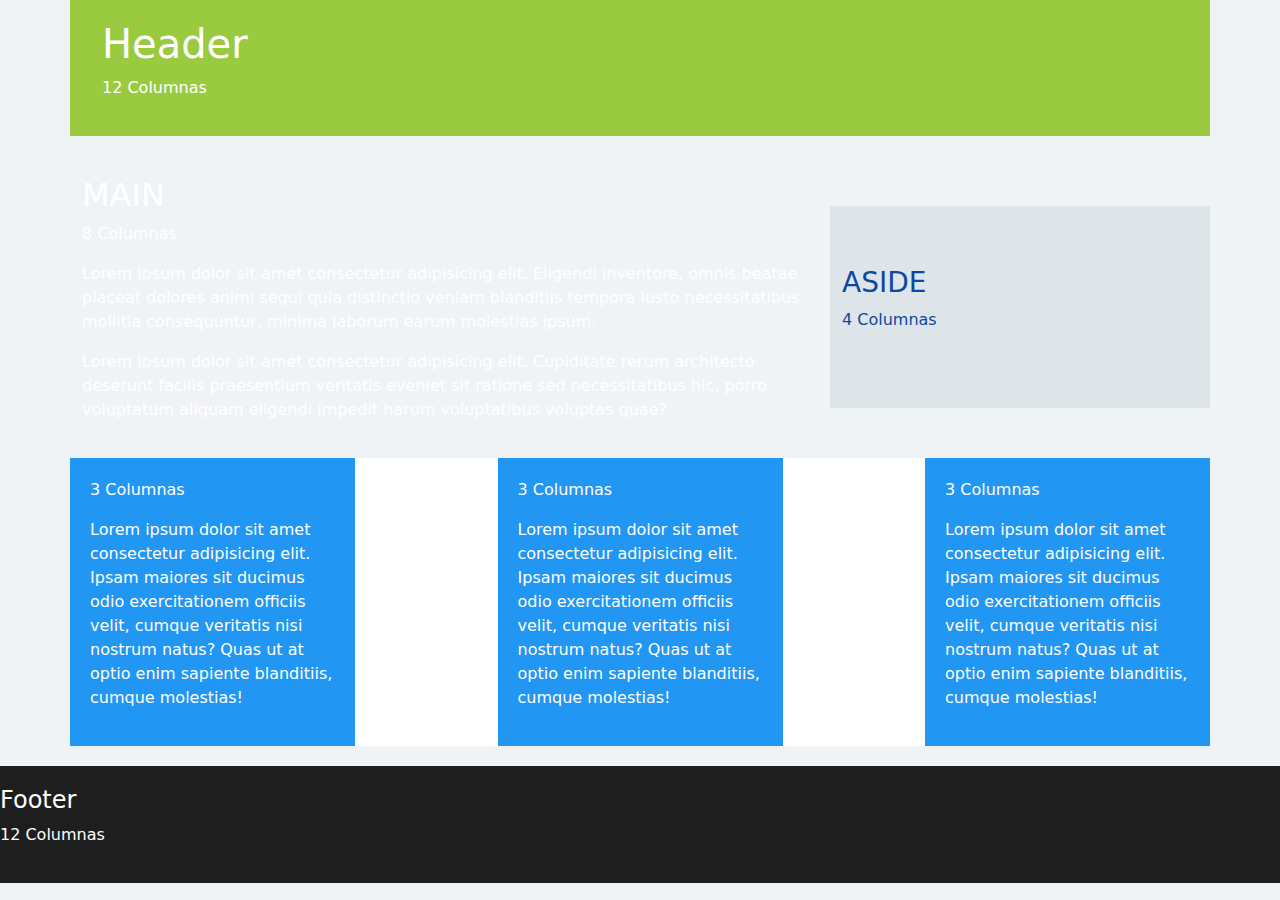
<file: Bootstrap 5/practicas/grid/index.html>
<!DOCTYPE html>
<html lang="en">
<head>
  <meta charset="UTF-8">
  <meta name="viewport" content="width=device-width, initial-scale=1.0">
  <link rel="stylesheet" href="css/bootstrap.min.css">
  <link rel="stylesheet" href="css/estilos.css">
  <title>Grid de Bootstrap 5</title>
</head>
<body>
  <div class="container">
    <header class="row">
      <div class="row">
        <div class="col">
          <h1>Header</h1>
          <p>12 Columnas</p>
        </div>
      </div>
    </header>

    <section class="contenedor-main row align-items-center">
      <main class="col-md-8">
        <h2>MAIN</h2>
        <p class="d-none d-md-block">8 Columnas</p>
        <p class="d-block d-md-none">12 Columnas</p>
        <p>Lorem ipsum dolor sit amet consectetur adipisicing elit. Eligendi inventore, omnis beatae placeat dolores animi sequi quia distinctio veniam blanditiis tempora iusto necessitatibus mollitia consequuntur, minima laborum earum molestias ipsum.</p>

        <p>Lorem ipsum dolor sit amet consectetur adipisicing elit. Cupiditate rerum architecto deserunt facilis praesentium veritatis eveniet sit ratione sed necessitatibus hic, porro voluptatum aliquam eligendi impedit harum voluptatibus voluptas quae?</p>
      </main>
      <aside class="col-md-4">
        <h3>ASIDE</h3>
        <p class="d-none d-md-block">4 Columnas</p>
        <p class="d-block d-md-none">12 Columnas</p>
      </aside>
    </section>

    <section class="row widgets justify-content-between">
      <div class="col-12 col-md-4 col-lg-3">
        <p class="d-none d-lg-block">3 Columnas</p>
        <p class="d-none d-md-block d-lg-none">4 Columnas</p>
        <p class="d-block d-md-none">12 Columnas</p>
        <p>Lorem ipsum dolor sit amet consectetur adipisicing elit. Ipsam maiores sit ducimus odio exercitationem officiis velit, cumque veritatis nisi nostrum natus? Quas ut at optio enim sapiente blanditiis, cumque molestias!</p>
      </div>
      <div class="col-12 col-md-4 col-lg-3">
        <p class="d-none d-lg-block">3 Columnas</p>
        <p class="d-none d-md-block d-lg-none">4 Columnas</p>
        <p class="d-block d-md-none">12 Columnas</p>
        <p>Lorem ipsum dolor sit amet consectetur adipisicing elit. Ipsam maiores sit ducimus odio exercitationem officiis velit, cumque veritatis nisi nostrum natus? Quas ut at optio enim sapiente blanditiis, cumque molestias!</p>
      </div>
      <div class="col-12 col-md-4 col-lg-3">
        <p class="d-none d-lg-block">3 Columnas</p>
        <p class="d-none d-md-block d-lg-none">4 Columnas</p>
        <p class="d-block d-md-none">12 Columnas</p>
        <p>Lorem ipsum dolor sit amet consectetur adipisicing elit. Ipsam maiores sit ducimus odio exercitationem officiis velit, cumque veritatis nisi nostrum natus? Quas ut at optio enim sapiente blanditiis, cumque molestias!</p>
      </div>
    </section>
  </div>

  <footer class="row">
    <div class="col">
      <h4>Footer</h4>
      <p>12 Columnas</p>
    </div>
  </footer>

  <script src="js/bootstrap.bundle.js"></script>
</body>
</html>
</file>
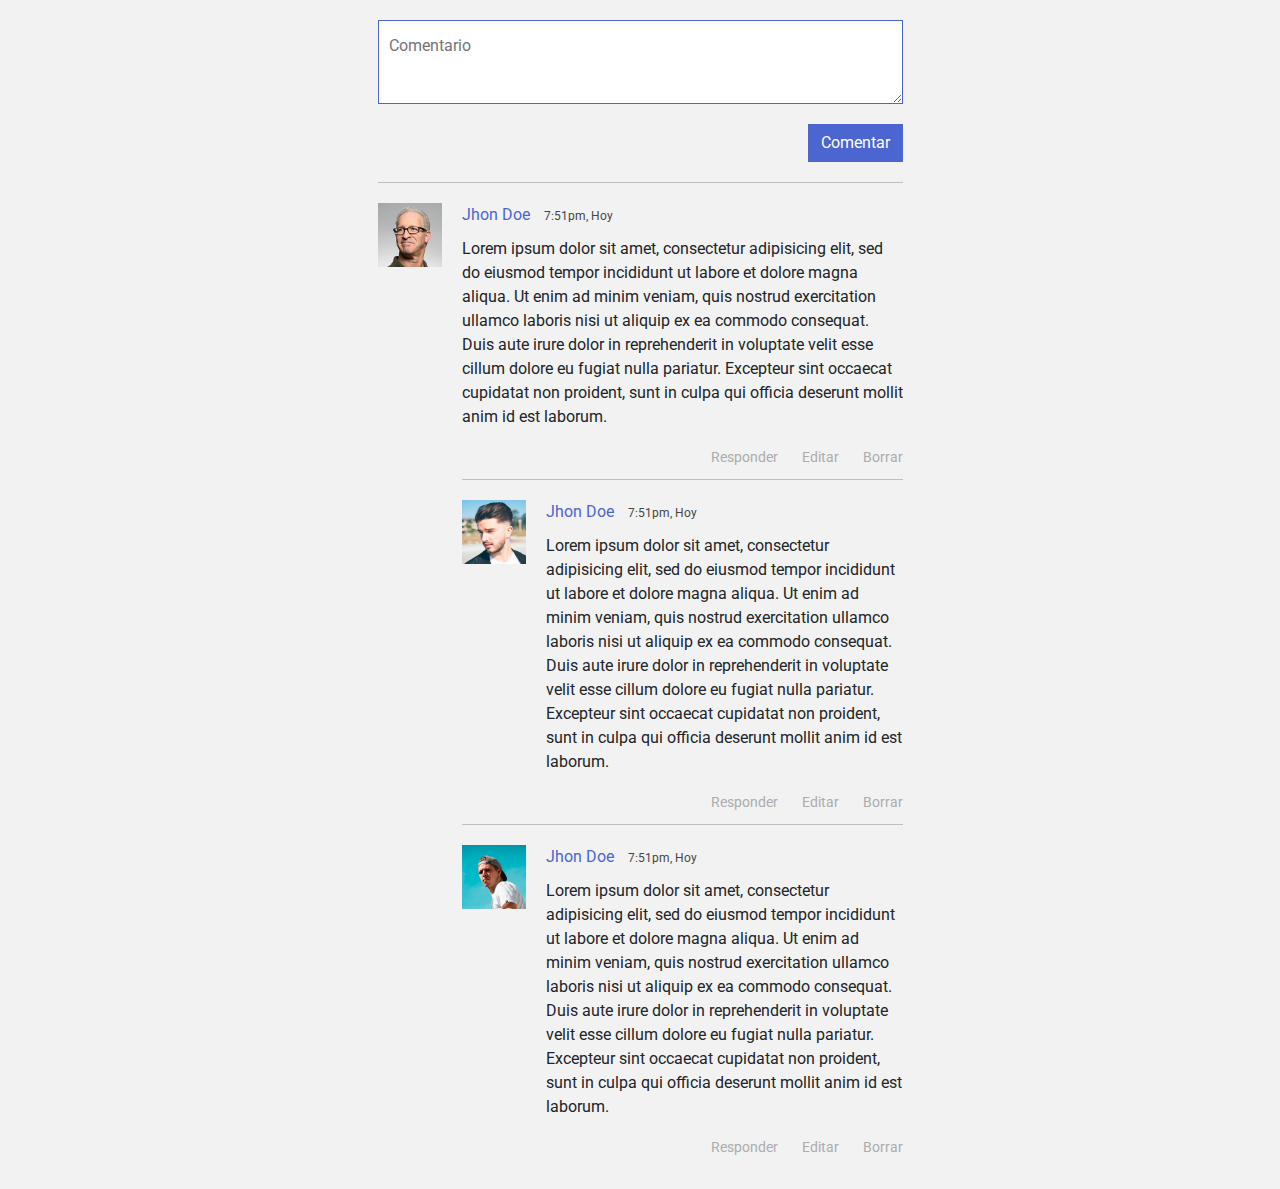
<file: Bootstrap/practicas/comentarios/index.html>
<!DOCTYPE html>
<html lang="es">
<head>
	<meta charset="UTF-8">
	<title>Comentarios</title>
	<meta name="viewport" content="width=device-width, user-scalable=no, initial-scale=1.0, maximum-scale=1.0, minimum-scale=1.0">
	<link rel="stylesheet" href="css/bootstrap.min.css">
	<link href="https://fonts.googleapis.com/css?family=Roboto" rel="stylesheet">
	<link rel="stylesheet" href="css/estilos.css">
</head>
<body>
	<div class="container">
		<div class="row comentarios justify-content-center">
			<div class="col-6">
				<form action="" class="form_comentarios d-flex justify-content-end flex-wrap">
					<textarea name="" id="" placeholder="Comentario"></textarea>
					<button class="btn" type="button">Comentar</button>
				</form>

				<div class="media">
					<img src="img/persona1.jpg" width="64" height="64" alt="">
					<div class="media-body">
						<p class="nombre">Jhon Doe <span>7:51pm, Hoy</span></p>
						<p class="comentario">
							Lorem ipsum dolor sit amet, consectetur adipisicing elit, sed do eiusmod
							tempor incididunt ut labore et dolore magna aliqua. Ut enim ad minim veniam,
							quis nostrud exercitation ullamco laboris nisi ut aliquip ex ea commodo
							consequat. Duis aute irure dolor in reprehenderit in voluptate velit esse
							cillum dolore eu fugiat nulla pariatur. Excepteur sint occaecat cupidatat non
							proident, sunt in culpa qui officia deserunt mollit anim id est laborum.
						</p>
						<div class="botones text-right">
							<a href="#">Responder</a>
							<a href="#">Editar</a>
							<a href="#">Borrar</a>
						</div>

						<div class="media">
							<img src="img/persona2.jpg" width="64" height="64" alt="">
							<div class="media-body">
								<p class="nombre">Jhon Doe <span>7:51pm, Hoy</span></p>
								<p class="comentario">
									Lorem ipsum dolor sit amet, consectetur adipisicing elit, sed do eiusmod
									tempor incididunt ut labore et dolore magna aliqua. Ut enim ad minim veniam,
									quis nostrud exercitation ullamco laboris nisi ut aliquip ex ea commodo
									consequat. Duis aute irure dolor in reprehenderit in voluptate velit esse
									cillum dolore eu fugiat nulla pariatur. Excepteur sint occaecat cupidatat non
									proident, sunt in culpa qui officia deserunt mollit anim id est laborum.
								</p>
								<div class="botones text-right">
									<a href="#">Responder</a>
									<a href="#">Editar</a>
									<a href="#">Borrar</a>
								</div>
							</div>
						</div>

						<div class="media">
							<img src="img/persona3.jpg" width="64" height="64" alt="">
							<div class="media-body">
								<p class="nombre">Jhon Doe <span>7:51pm, Hoy</span></p>
								<p class="comentario">
									Lorem ipsum dolor sit amet, consectetur adipisicing elit, sed do eiusmod
									tempor incididunt ut labore et dolore magna aliqua. Ut enim ad minim veniam,
									quis nostrud exercitation ullamco laboris nisi ut aliquip ex ea commodo
									consequat. Duis aute irure dolor in reprehenderit in voluptate velit esse
									cillum dolore eu fugiat nulla pariatur. Excepteur sint occaecat cupidatat non
									proident, sunt in culpa qui officia deserunt mollit anim id est laborum.
								</p>
								<div class="botones text-right">
									<a href="#">Responder</a>
									<a href="#">Editar</a>
									<a href="#">Borrar</a>
								</div>
							</div>
						</div>
					</div>
				</div>
			</div>
		</div>
	</div>
	
	<script src="js/jquery-3.2.1.min.js"></script>
	<script src="js/popper.min.js"></script>
	<script src="js/bootstrap.min.js"></script>
</body>
</html>
</file>
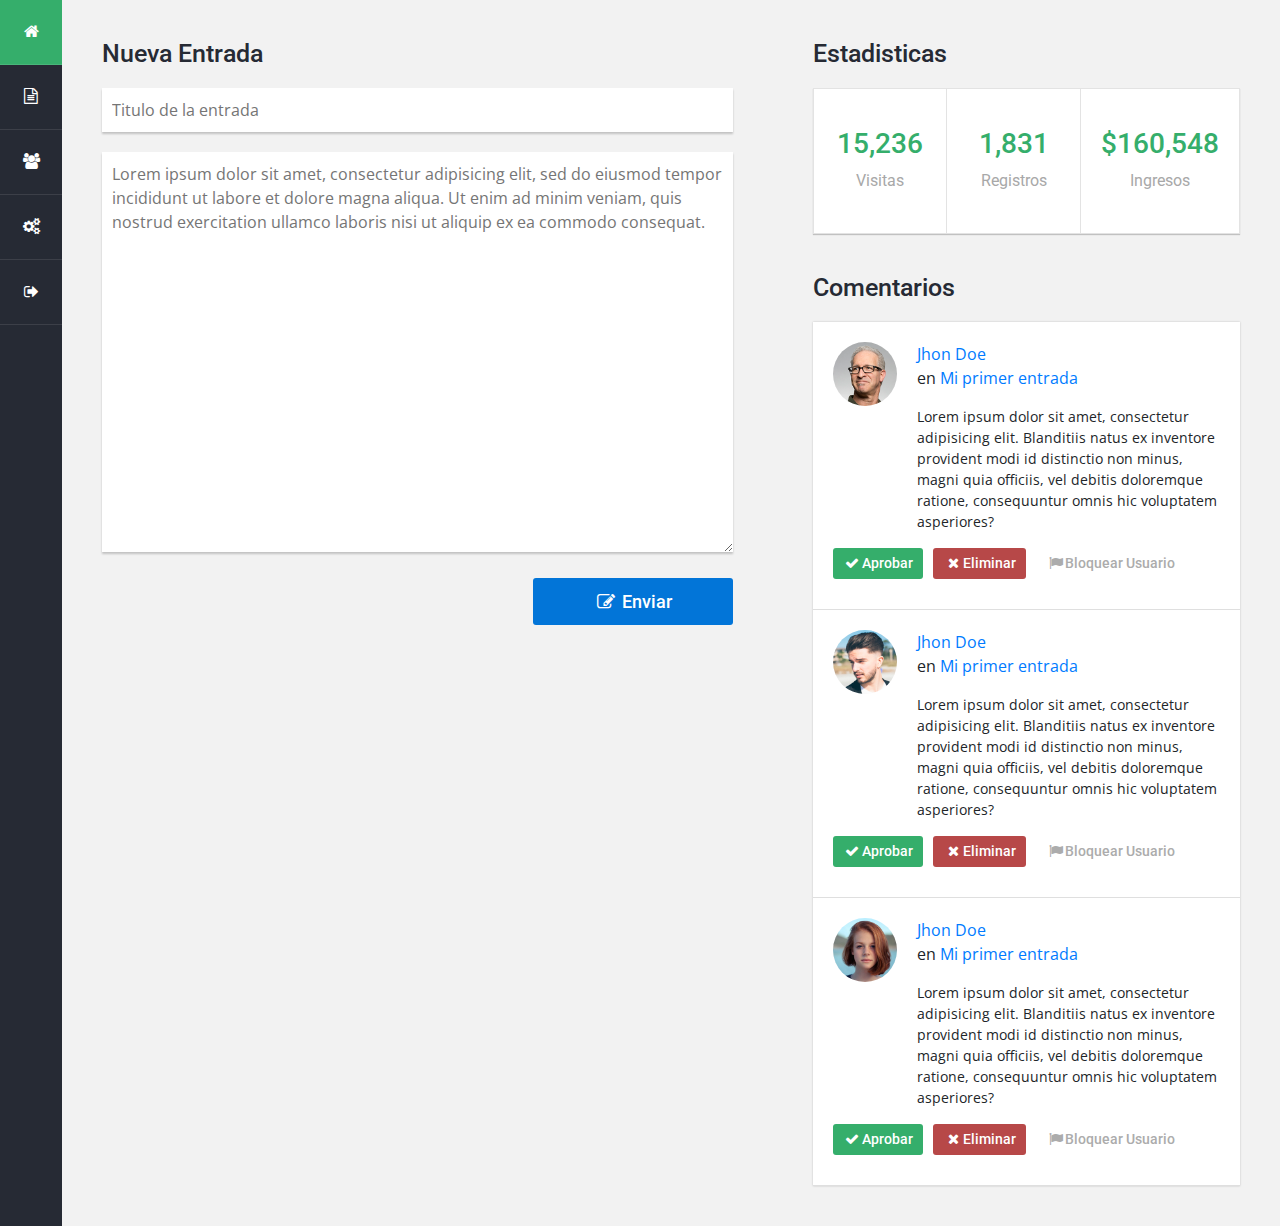
<file: Bootstrap/practicas/dashboard/index.html>
<!DOCTYPE html>
<html lang="es">
<head>
	<meta charset="UTF-8">
	<meta name="viewport" content="width=device-width, user-scalable=no, initial-scale=1.0, maximum-scale=1.0, minimum-scale=1.0">
	<title>Dashboard</title>
	<link rel="stylesheet" href="css/bootstrap.min.css">
	<link href="https://fonts.googleapis.com/css?family=Open+Sans:400,700|Roboto:300,400,500" rel="stylesheet">
	<link rel="stylesheet" href="css/fontello.css">
	<link rel="stylesheet" href="css/estilos.css">
</head>
<body>
	<div class="container-fluid">
		<div class="row">
			<div class="barra-lateral col-12 col-sm-auto">
				<div class="logo">
					<h2>Dashboard</h2>
				</div>
				<nav class="menu d-flex d-sm-block justify-content-center flex-wrap">
					<a href="#"><i class="icon-home"></i><span>Inicio</span></a>
					<a href="#"><i class="icon-doc-text"></i><span>Entradas</span></a>
					<a href="#"><i class="icon-users"></i><span>Usuarios</span></a>
					<a href="#"><i class="icon-cog-alt"></i><span>Configuracion</span></a>
					<a href="#"><i class="icon-logout"></i><span>Salir</span></a>
				</nav>
			</div>

			<main class="main col">
				<div class="row">
					<div class="columna col-lg-7">
						<div class="widget nueva_entrada">
							<h3 class="titulo">Nueva Entrada</h3>
							<form action="">
								<input type="text" placeholder="Titulo de la entrada">
								<textarea placeholder="Lorem ipsum dolor sit amet, consectetur adipisicing elit, sed do eiusmod tempor incididunt ut labore et dolore magna aliqua. Ut enim ad minim veniam, quis nostrud exercitation ullamco laboris nisi ut aliquip ex ea commodo consequat."></textarea>
								<div class="d-flex justify-content-end">
									<button><i class="icon icon-edit"></i> Enviar</button>
								</div>
							</form>
						</div>
					</div>

					<div class="columna col-lg-5">
						<div class="widget estadisticas">
							<h3 class="titulo">Estadisticas</h3>
							<div class="contenedor d-flex flex-wrap">
								<div class="caja">
									<h3>15,236</h3>
									<p>Visitas</p>
								</div>
								<div class="caja">
									<h3>1,831</h3>
									<p>Registros</p>
								</div>
								<div class="caja">
									<h3>$160,548</h3>
									<p>Ingresos</p>
								</div>
							</div>
						</div>

						<div class="widget comentarios">
							<h3 class="titulo">Comentarios</h3>
							<div class="contenedor">
								<div class="comentario d-flex flex-wrap">
									<div class="foto">
										<a href="#">
											<img src="img/persona1.jpg" width="100" alt="">
										</a>
									</div>
									<div class="texto">
										<a href="#">Jhon Doe</a>
										<p>en <a href="#">Mi primer entrada</a></p>
										<p class="texto-comentario">
											Lorem ipsum dolor sit amet, consectetur adipisicing elit. Blanditiis natus ex inventore provident modi id distinctio non minus, magni quia officiis, vel debitis doloremque ratione, consequuntur omnis hic voluptatem asperiores?
										</p>
									</div>
									<div class="botones d-flex justify-content-start flex-wrap w-100">
										<button class="aprobar"><i class="icono icon-ok"></i>Aprobar</button>
										<button class="eliminar"><i class="icono icon-cancel"></i>Eliminar</button>
										<button class="bloquear"><i class="icono icon-flag"></i>Bloquear Usuario</button>
									</div>
								</div>	

								<div class="comentario d-flex flex-wrap">
									<div class="foto">
										<a href="#">
											<img src="img/persona2.jpg" width="100" alt="">
										</a>
									</div>
									<div class="texto">
										<a href="#">Jhon Doe</a>
										<p>en <a href="#">Mi primer entrada</a></p>
										<p class="texto-comentario">
											Lorem ipsum dolor sit amet, consectetur adipisicing elit. Blanditiis natus ex inventore provident modi id distinctio non minus, magni quia officiis, vel debitis doloremque ratione, consequuntur omnis hic voluptatem asperiores?
										</p>
									</div>
									<div class="botones d-flex justify-content-start flex-wrap w-100">
										<button class="aprobar"><i class="icono icon-ok"></i>Aprobar</button>
										<button class="eliminar"><i class="icono icon-cancel"></i>Eliminar</button>
										<button class="bloquear"><i class="icono icon-flag"></i>Bloquear Usuario</button>
									</div>
								</div>

								<div class="comentario d-flex flex-wrap">
									<div class="foto">
										<a href="#">
											<img src="img/persona3.jpg" width="100" alt="">
										</a>
									</div>
									<div class="texto">
										<a href="#">Jhon Doe</a>
										<p>en <a href="#">Mi primer entrada</a></p>
										<p class="texto-comentario">
											Lorem ipsum dolor sit amet, consectetur adipisicing elit. Blanditiis natus ex inventore provident modi id distinctio non minus, magni quia officiis, vel debitis doloremque ratione, consequuntur omnis hic voluptatem asperiores?
										</p>
									</div>
									<div class="botones d-flex justify-content-start flex-wrap w-100">
										<button class="aprobar"><i class="icono icon-ok"></i>Aprobar</button>
										<button class="eliminar"><i class="icono icon-cancel"></i>Eliminar</button>
										<button class="bloquear"><i class="icono icon-flag"></i>Bloquear Usuario</button>
									</div>
								</div>				
							</div>
						</div>
					</div>
				</div>
			</main>
		</div>
	</div>
	
	<!-- Usar la CDN requiere acceso a Internet -->
	<!-- <script src="https://code.jquery.com/jquery-3.2.1.min.js"></script> -->

	
	<script src="js/jquery-3.2.1.min.js"></script>
	<script src="js/popper.min.js"></script>
	<script src="js/bootstrap.min.js"></script>
</body>
</html>
</file>
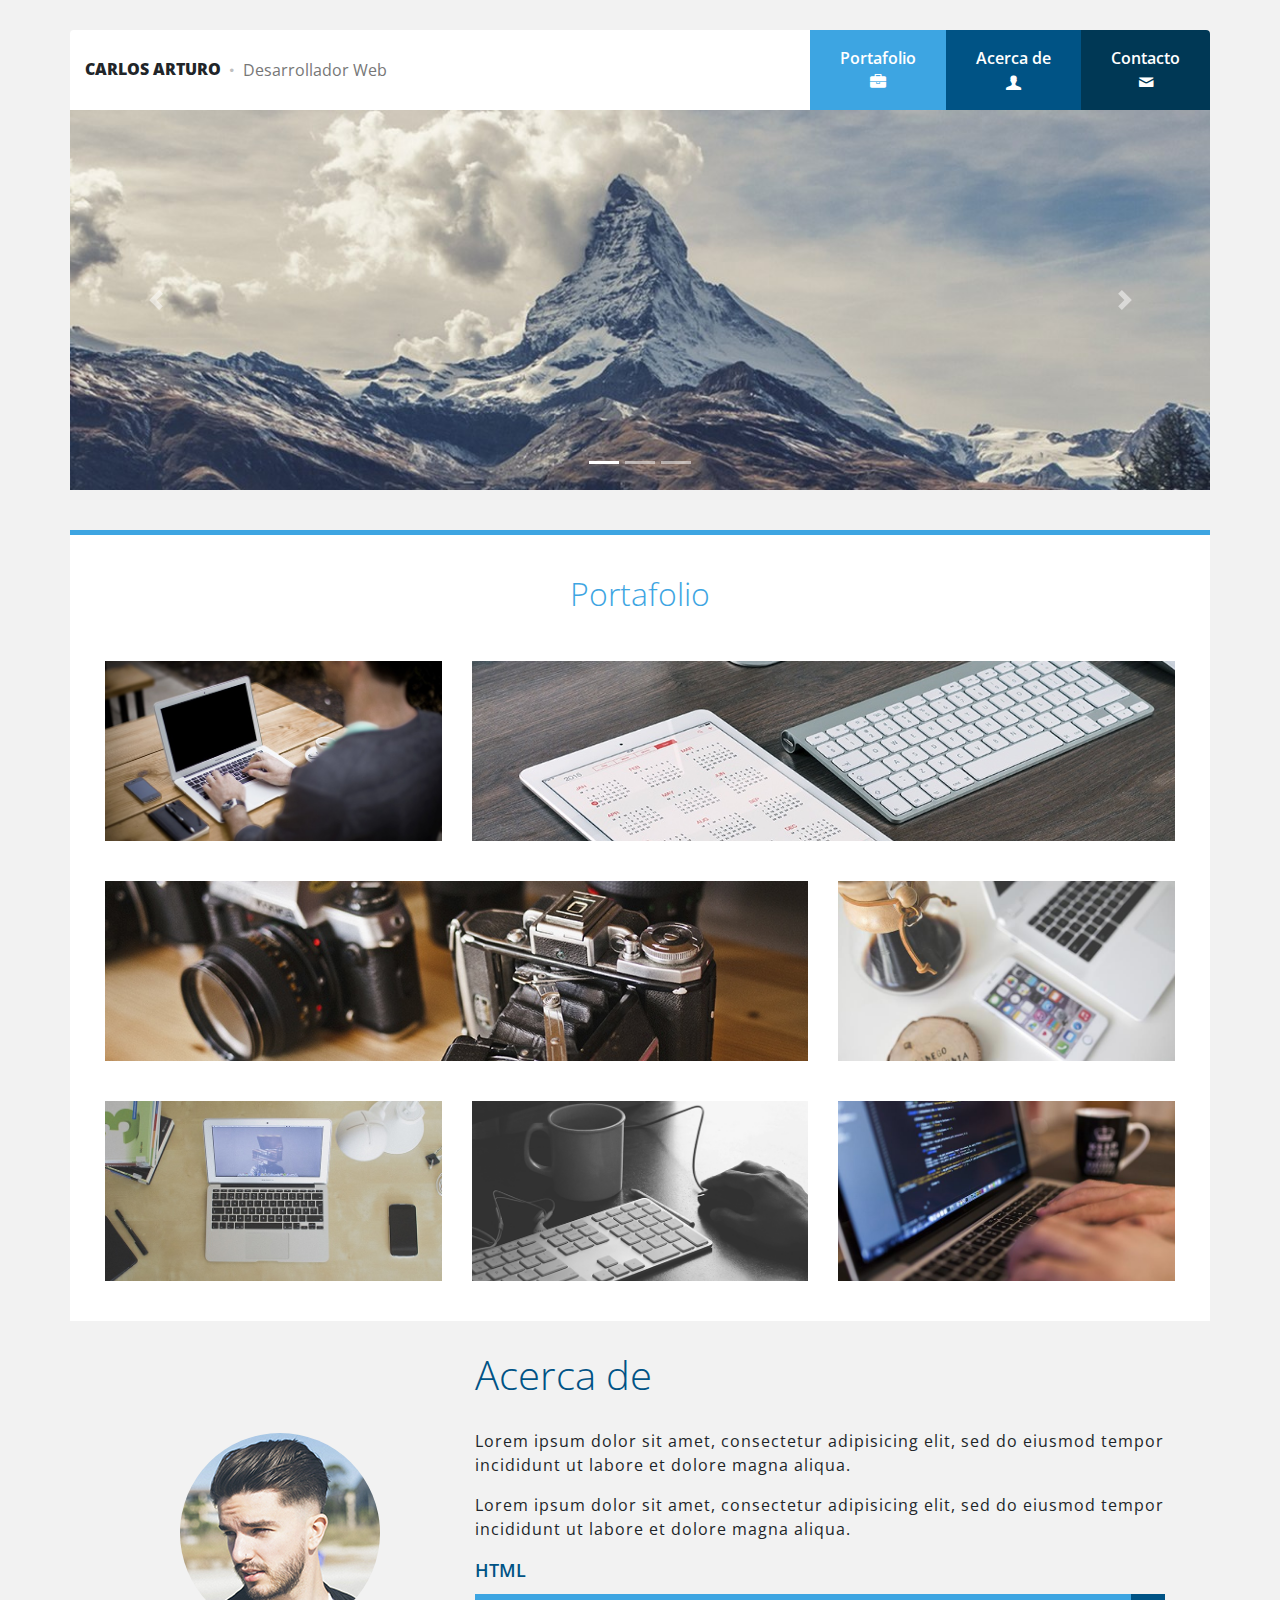
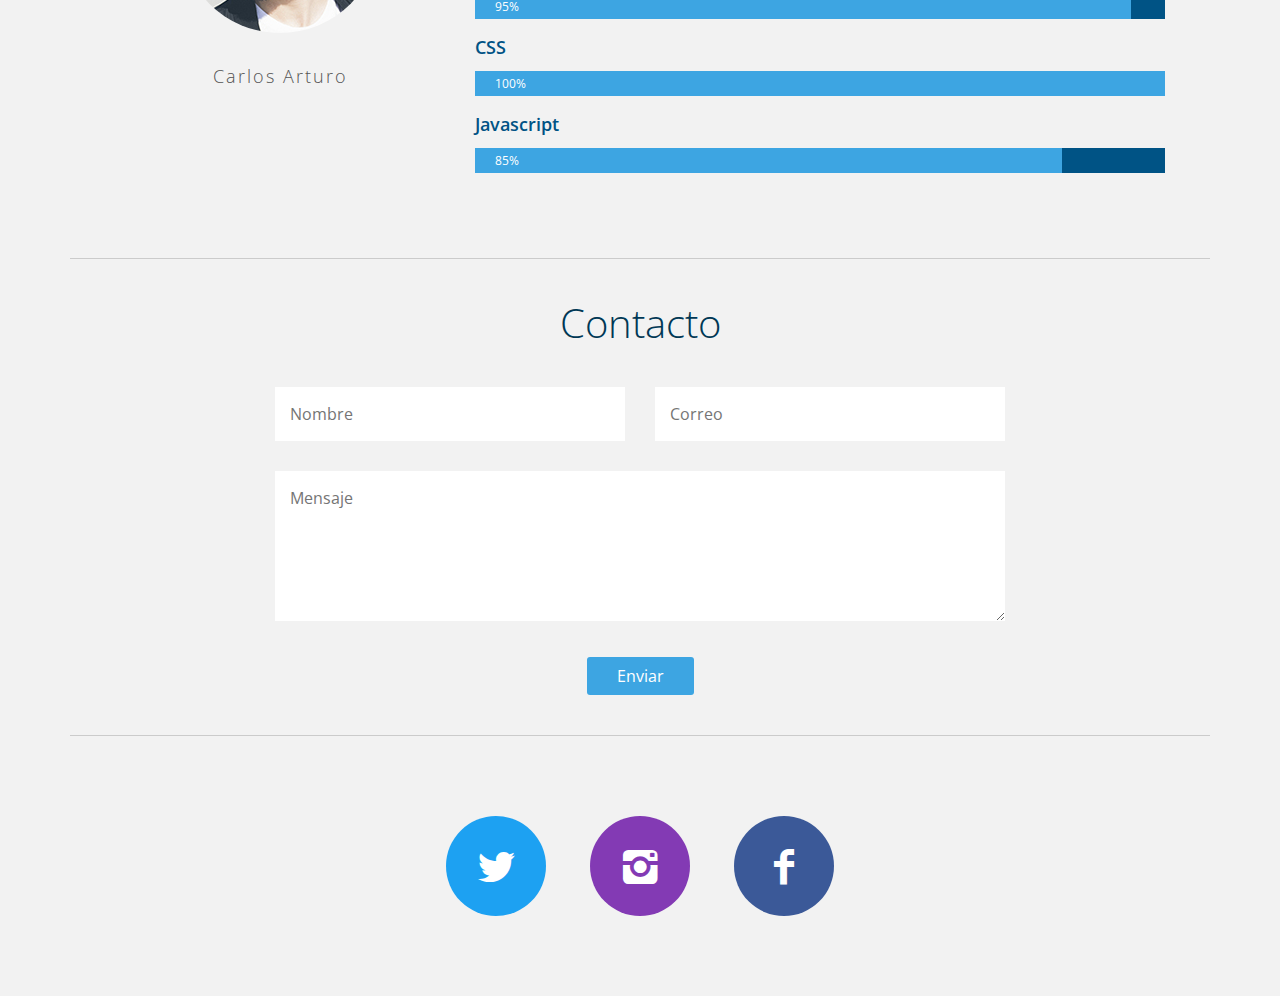
<file: Bootstrap/practicas/portafolio/index.html>
<!DOCTYPE html>
<html lang="en">
<head>
	<meta charset="UTF-8">
	<meta name="viewport" content="width=device-width, initial-scale=1.0">
	<title>Portafolio de Carlos Arturo</title>
	<link rel="stylesheet" href="css/bootstrap.min.css">
	<link href="https://fonts.googleapis.com/css?family=Open+Sans:300,400,600,700,800" rel="stylesheet">
	<link rel="stylesheet" href="css/fontello.css">
	<link rel="stylesheet" href="css/estilos.css">
</head>
<body>
	<header>
		<div class="container">
			<!-- Logo + Menu -->
			<div class="nav row rounded-top align-items-strech justify-content-between">
				<!-- Logotipo -->
				<div class="col-md-12 col-lg logo d-flex align-items-center justify-content-center justify-content-lg-start">
					<h2>Carlos Arturo</h2>
					<span class="icono icon-dot"></span>
					<p>Desarrollador Web</p>
				</div>

				<!-- Menu -->
				<nav class="col-md-12 col-lg-auto menu d-flex align-items-stretch flex-wrap flex-sm-nowrap">
					<a href="#" class="c-1 d-flex align-items-center">
						<div class="d-flex flex-column text-center">
							<span>Portafolio</span>
							<i class="icono icon-briefcase"></i>
						</div>
					</a>
					<a href="#" class="c-2 d-flex align-items-center">
						<div class="d-flex flex-column text-center">
							<span>Acerca de</span>
							<i class="icono icon-user"></i>
						</div>
					</a>
					<a href="#" class="c-3 d-flex align-items-center">
						<div class="d-flex flex-column text-center">
							<span>Contacto</span>
							<i class="icono icon-mail"></i>
						</div>
					</a>
				</nav>
			</div>

			<!-- Slider -->
			<div class="row slider">
				<div class="col">
					<div class="carousel slide" id="slider" data-ride="carousel">
						<ol class="carousel-indicators">
							<li data-target="#slider" data-slide-to="0" class="active"></li>
							<li data-target="#slider" data-slide-to="1"></li>
							<li data-target="#slider" data-slide-to="2"></li>
						</ol>
						<div class="carousel-inner">
							<div class="carousel-item active">
								<img src="img/slide1.jpg" alt="Slide #1" class="d-block img-fluid">
							</div>
							<div class="carousel-item">
								<img src="img/slide2.jpg" alt="Slide #2" class="d-block img-fluid">
							</div>
							<div class="carousel-item">
								<img src="img/slide3.jpg" alt="Slide #3" class="d-block img-fluid">
							</div>
						</div>

						<a href="#slider" class="carousel-control-prev" data-slide="prev">
							<span class="carousel-control-prev-icon" aria-hidden="true"></span>
							<span class="sr-only">Anterior</span>
						</a>
						<a href="#slider" class="carousel-control-next" data-slide="next">
							<span class="carousel-control-next-icon" aria-hidden="true"></span>
							<span class="sr-only">Siguiente</span>
						</a>
					</div>
				</div>
			</div>
		</div>
	</header>

	<main>
		<div class="container">
			<!-- Seccion Portafolio -->
			<div class="row portafolio">
				<div class="col">
					<h2 class="titulo">Portafolio</h2>
					<div class="row galeria justify-content-center">
						<div class="contenedor-imagen col-6 col-lg-4">
							<a href="#" data-toggle="modal" data-target="#modal">
								<img src="img/img-1.jpg" class="img-fluid imagen" alt="">
							</a>
						</div>
						<div class="contenedor-imagen col-12 col-lg-8">
							<a href="#" data-toggle="modal" data-target="#modal">
								<img src="img/img-2.jpg" class="img-fluid imagen" alt="">
							</a>
						</div>
						<div class="contenedor-imagen col-12 col-lg-8">
							<a href="#" data-toggle="modal" data-target="#modal">
								<img src="img/img-3.jpg" class="img-fluid imagen" alt="">
							</a>
						</div>
						<div class="contenedor-imagen col-6 col-lg-4">
							<a href="#" data-toggle="modal" data-target="#modal">
								<img src="img/img-4.jpg" class="img-fluid imagen" alt="">
							</a>
						</div>
						<div class="contenedor-imagen col-6 col-lg-4">
							<a href="#" data-toggle="modal" data-target="#modal">
								<img src="img/img-5.jpg" class="img-fluid imagen" alt="">
							</a>
						</div>
						<div class="contenedor-imagen col-6 col-lg-4">
							<a href="#" data-toggle="modal" data-target="#modal">
								<img src="img/img-6.jpg" class="img-fluid imagen" alt="">
							</a>
						</div>
						<div class="contenedor-imagen col-6 col-lg-4">
							<a href="#" data-toggle="modal" data-target="#modal">
								<img src="img/img-7.jpg" class="img-fluid imagen" alt="">
							</a>
						</div>

						<!-- Ventana Modal -->
						<div class="modal fade" id="modal">
							<div class="modal-dialog d-flex justify-content-center align-items-center">
								<div class="modal-content">
									<img src="img/img-1.jpg" alt="" id="imagen-modal" class="">
								</div>
							</div>
						</div>
					</div>
				</div>
			</div>

			<!-- Seccion Acerca de -->
			<div class="row acerca-de align-items-center">
				<div class="col-12 col-lg-4 foto">
					<img src="img/foto.jpg" class="rounded-circle img-fluid" alt="">
					<p class="nombre">Carlos Arturo</p>
				</div>
				<div class="col-12 col-lg-8 info">
					<h2 class="titulo">Acerca de</h2>
					<p class="resumen">Lorem ipsum dolor sit amet, consectetur adipisicing elit, sed do eiusmod
					tempor incididunt ut labore et dolore magna aliqua.</p>
					<p class="resumen">Lorem ipsum dolor sit amet, consectetur adipisicing elit, sed do eiusmod
					tempor incididunt ut labore et dolore magna aliqua.</p>

					<p class="label">HTML</p>
					<div class="progress">
						<div class="progress-bar" style="width:95%;">95%</div>
					</div>

					<p class="label">CSS</p>
					<div class="progress">
						<div class="progress-bar" style="width:100%;">100%</div>
					</div>

					<p class="label">Javascript</p>
					<div class="progress">
						<div class="progress-bar" style="width:85%;">85%</div>
					</div>
				</div>
			</div>

			<!-- Seccion de Contacto -->
			<div class="row contacto justify-content-center">
				<div class="col-12 col-lg-8">
					<h2 class="titulo">Contacto</h2>
					<form action="" class="formulario">
						<div class="form-group row">
							<div class="col-12 col-md-6">
								<input type="text" name="" id="" placeholder="Nombre">
							</div>
							<div class="col-12 col-md-6">
								<input type="email" name="" id="" placeholder="Correo">
							</div>
						</div>
						<textarea name="" id="" placeholder="Mensaje"></textarea>
						<div class="form-group d-flex justify-content-center">
							<input type="submit" class="boton" value="Enviar">
						</div>
					</form>
				</div>
			</div>
		</div>
	</main>
	
	<footer>
		<div class="container">
			<div class="row redes-sociales justify-content-center">
				<div class="col-auto">
					<a href="#" class="icono icon-twitter twitter"></a>
					<a href="#" class="icono icon-instagram instagram"></a>
					<a href="#" class="icono icon-facebook facebook"></a>
				</div>
			</div>
		</div>
	</footer>
	
	<script src="js/jquery-3.3.1.min.js"></script>
	<script src="js/popper.min.js"></script>
	<script src="js/bootstrap.min.js"></script>
	<script src="js/scripts.js"></script>
</body>
</html>
</file>
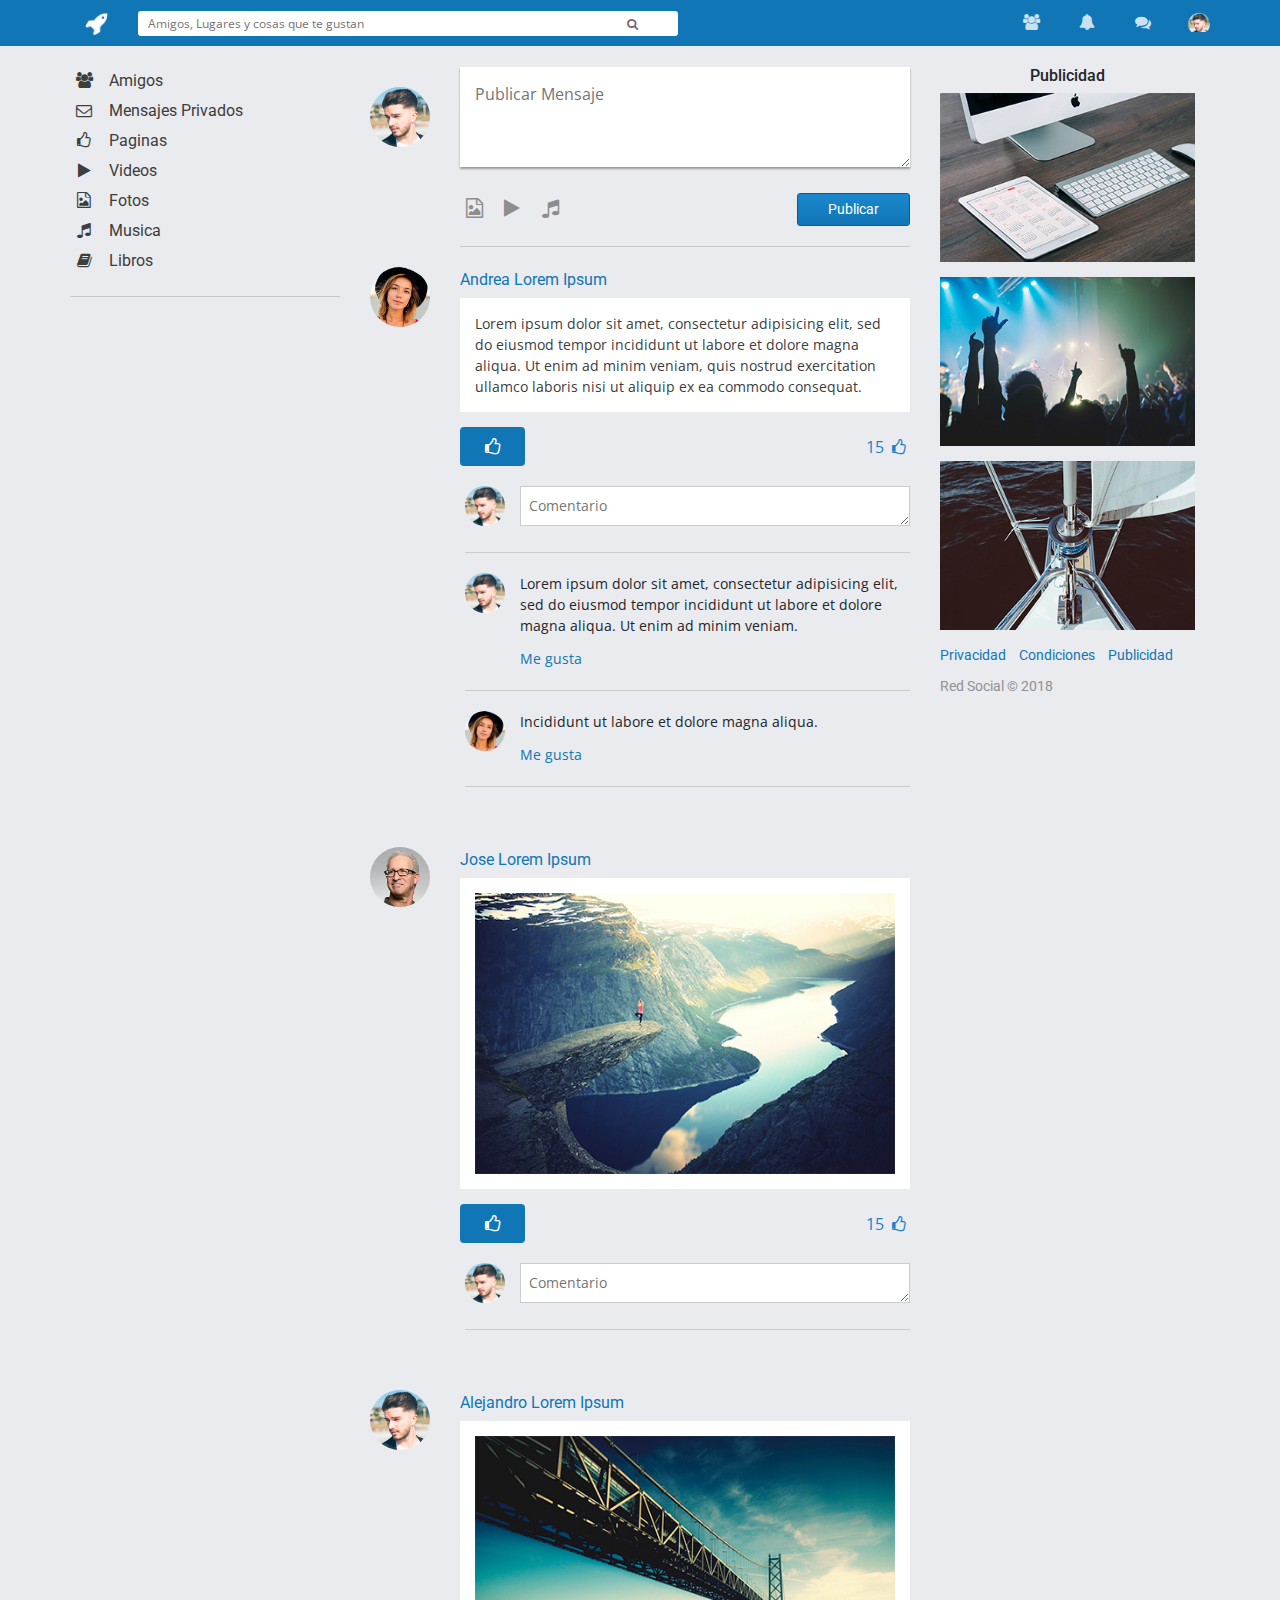
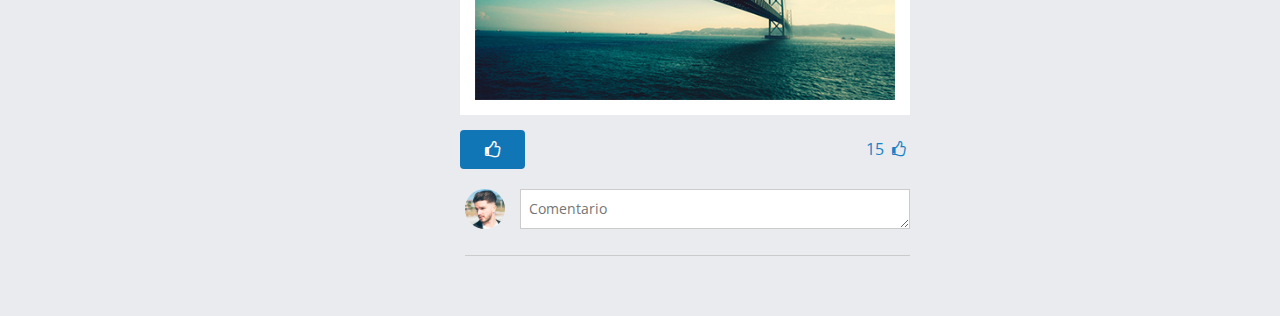
<file: Bootstrap/practicas/red-social/index.html>
<!DOCTYPE html>
<html lang="en">
<head>
	<meta charset="UTF-8">
	<meta name="viewport" content="width=device-width, initial-scale=1.0">
	<link href="https://fonts.googleapis.com/css?family=Open+Sans|Roboto" rel="stylesheet">
	<link rel="stylesheet" href="css/fontello.css">
	<link rel="stylesheet" href="css/bootstrap.min.css">
	<link rel="stylesheet" href="css/estilos.css">
	<title>Red Social</title>
</head>
<body>
	<!-- HEADER -->
	<header>
		<div class="container">
			<div class="row">
				<!-- COLUMNA DEL LOGOTIPO -->
				<div class="col-auto d-none d-md-block logo">
					<a href="#"><img src="img/logo.png" alt=""></a>
				</div>
				<!-- COLUMNA DE LA BARRA DE BUSQUEDA -->
				<div class="col-12 col-sm-8 col-lg-6 order-2 order-sm-1 buscar mb-2 mb-sm-0">
					<form action="">
						<div class="row no-gutters">
							<div class="col-10">
								<input type="text" name="" id="" placeholder="Amigos, Lugares y cosas que te gustan">
							</div>
							<div class="col-2">
								<button><i class="icon-search"></i></button>
							</div>
						</div>
					</form>
				</div>

				<!-- COLUMNA DEL MENU DE NAVEGACION DERECHO -->
				<nav class="col-12 col-sm-3 col-lg-2 order-1 order-sm-2 menu d-flex justify-content-between ml-auto mb-2 mb-sm-0">
					<a href="#"><i class="icon-users"></i></a>
					<a href="#"><i class="icon-bell-alt"></i></a>
					<a href="#"><i class="icon-chat"></i></a>
					<a href="#" class="imagen"><img src="img/persona2.jpg" width="22" height="22" alt=""></a>
				</nav>
			</div>
		</div>
	</header>

	<!-- MAIN -->
	<main class="container">
		<div class="row">
			<!-- BARRA LATERAL IZQUIERDA -->
			<div class="col-md-3 barra-lateral-izquierda" id="barra-lateral-izquierda">
				<nav>
					<a href="#"><i class="icon-users"></i> Amigos</a>
					<a href="#"><i class="icon-mail"></i> Mensajes Privados</a>
					<a href="#"><i class="icon-thumbs-up"></i> Paginas</a>
					<a href="#"><i class="icon-play"></i> Videos</a>
					<a href="#"><i class="icon-file-image"></i> Fotos</a>
					<a href="#"><i class="icon-music"></i> Musica</a>
					<a href="#"><i class="icon-book"></i> Libros</a>
				</nav>
			</div>

			<a href="#" class="fondo-enlace d-md-none" id="fondo-enlace"></a>

			<!-- CONTENIDO PRINCIPAL -->
			<div class="col contenido-principal">
				<div class="publicar">
					<!-- FILA PARA EL BOTON DE MENU EN DISPOSITIVOS MOVILES -->
					<div class="row">
						<div class="col">
							<!-- BOTON DE MENU EN DISPOSITIVOS MOVILES -->
							<a href="#" class="btn-menu d-md-none d-flex justify-content-between" id="btn-menu">
								<span>Menu</span>
								<i class="icon-menu"></i>
							</a>
						</div>
					</div>

					<!-- FILA PARA EL FORMULARIO DE PUBLICACION -->
					<div class="row">
						<div class="col-auto foto">
							<a href="#">
								<img src="img/persona2.jpg" alt="">
							</a>
						</div>
						<div class="col">
							<!-- FORMULARIO DE PUBLICACION -->
							<form action="">
								<textarea name="mensaje" id="" placeholder="Publicar Mensaje"></textarea>
								<div class="contenedor-botones d-flex justify-content-between">
									<div class="media">
										<a href="#"><i class="icon-file-image"></i></a>
										<a href="#"><i class="icon-play"></i></a>
										<a href="#"><i class="icon-music"></i></a>
									</div>
									<div>
										<button>Publicar</button>
									</div>
								</div>
							</form>
						</div>
					</div>
				</div>

				<!-- PUBLICACION #1 -->
				<div class="publicacion">
					<!-- PUBLICACION / POST -->
					<div class="row">
						<div class="col-auto foto">
							<a href="#">
								<img src="img/persona5.jpg" alt="">
							</a>
						</div>
						<div class="col">
							<div class="post">
								<a href="#" class="nombre">Andrea Lorem Ipsum</a>
								<p class="texto">
									Lorem ipsum dolor sit amet, consectetur adipisicing elit, sed do eiusmod tempor incididunt ut labore et dolore magna aliqua. Ut enim ad minim veniam, quis nostrud exercitation ullamco laboris nisi ut aliquip ex ea commodo consequat. 
								</p>
								<div class="caja-botones d-flex justify-content-between align-items-center">
									<button><i class="icon-thumbs-up"></i></button>
									<p>15 <i class="icon-thumbs-up"></i></p>
								</div>

							</div>
						</div>
					</div>

					<!-- COMENTARIOS -->
					<div class="row">
						<div class="col-10 offset-2">
							<div class="comentarios">
								<div class="row no-gutters comentario">
									<div class="col-auto foto">
										<a href="#">
											<img src="img/persona2.jpg" alt="">
										</a>
									</div>
									<div class="col">
										<form action="">
											<textarea name="" id="" placeholder="Comentario"></textarea>
										</form>
									</div>
								</div>

								<div class="row no-gutters comentario">
									<div class="col-auto foto">
										<a href="#">
											<img src="img/persona2.jpg" alt="">
										</a>
									</div>
									<div class="col">
										<p class="respuesta">
											Lorem ipsum dolor sit amet, consectetur adipisicing elit, sed do eiusmod tempor incididunt ut labore et dolore magna aliqua. 
											Ut enim ad minim veniam.
										</p>
										<a href="#" class="me-gusta">Me gusta</a>
									</div>
								</div>

								<div class="row no-gutters comentario">
									<div class="col-auto foto">
										<a href="#">
											<img src="img/persona5.jpg" alt="">
										</a>
									</div>
									<div class="col">
										<p class="respuesta">
											Incididunt ut labore et dolore magna aliqua.
										</p>
										<a href="#" class="me-gusta">Me gusta</a>
									</div>
								</div>
							</div>
						</div>
					</div>
				</div>

				<!-- PUBLICACION #2 -->
				<div class="publicacion">
					<!-- PUBLICACION / POST -->
					<div class="row">
						<div class="col-auto foto">
							<a href="#">
								<img src="img/persona1.jpg" alt="">
							</a>
						</div>
						<div class="col">
							<div class="post">
								<a href="#" class="nombre">Jose Lorem Ipsum</a>
								<div class="imagen">
									<img src="img/paisaje1.jpg" alt="">
								</div>
								<div class="caja-botones d-flex justify-content-between align-items-center">
									<button><i class="icon-thumbs-up"></i></button>
									<p>15 <i class="icon-thumbs-up"></i></p>
								</div>

							</div>
						</div>
					</div>

					<!-- COMENTARIOS -->
					<div class="row">
						<div class="col-10 offset-2">
							<div class="comentarios">
								<div class="row no-gutters comentario">
									<div class="col-auto foto">
										<a href="#">
											<img src="img/persona2.jpg" alt="">
										</a>
									</div>
									<div class="col">
										<form action="">
											<textarea name="" id="" placeholder="Comentario"></textarea>
										</form>
									</div>
								</div>
							</div>
						</div>
					</div>
				</div>

				<!-- PUBLICACION #3 -->
				<div class="publicacion">
					<!-- PUBLICACION / POST -->
					<div class="row">
						<div class="col-auto foto">
							<a href="#">
								<img src="img/persona2.jpg" alt="">
							</a>
						</div>
						<div class="col">
							<div class="post">
								<a href="#" class="nombre">Alejandro Lorem Ipsum</a>
								<div class="imagen">
									<img src="img/paisaje2.jpg" alt="">
								</div>
								<div class="caja-botones d-flex justify-content-between align-items-center">
									<button><i class="icon-thumbs-up"></i></button>
									<p>15 <i class="icon-thumbs-up"></i></p>
								</div>

							</div>
						</div>
					</div>

					<!-- COMENTARIOS -->
					<div class="row">
						<div class="col-10 offset-2">
							<div class="comentarios">
								<div class="row no-gutters comentario">
									<div class="col-auto foto">
										<a href="#">
											<img src="img/persona2.jpg" alt="">
										</a>
									</div>
									<div class="col">
										<form action="">
											<textarea name="" id="" placeholder="Comentario"></textarea>
										</form>
									</div>
								</div>
							</div>
						</div>
					</div>
				</div>
			</div>

			<!-- BARRA LATERAL DERECHA -->
			<div class="col-3 barra-lateral-derecha d-none d-lg-block">
				<h3>Publicidad</h3>
				<div class="ads">
					<a href="#"><img src="img/ad1.jpg" width="300" alt=""></a>
					<a href="#"><img src="img/ad2.jpg" width="300" alt=""></a>
					<a href="#"><img src="img/ad3.jpg" width="300" alt=""></a>
				</div>

				<!-- FOOTER -->
				<footer>
					<a href="#">Privacidad</a>
					<a href="#">Condiciones</a>
					<a href="#">Publicidad</a>
					<p class="copyright">Red Social © 2018</p>
				</footer>
			</div>
		</div>
	</main>

	<script src="js/jquery-3.3.1.min.js"></script>
	<script src="js/menu.js"></script>
	<script src="js/bootstrap.min.js"></script>
</body>
</html>
</file>
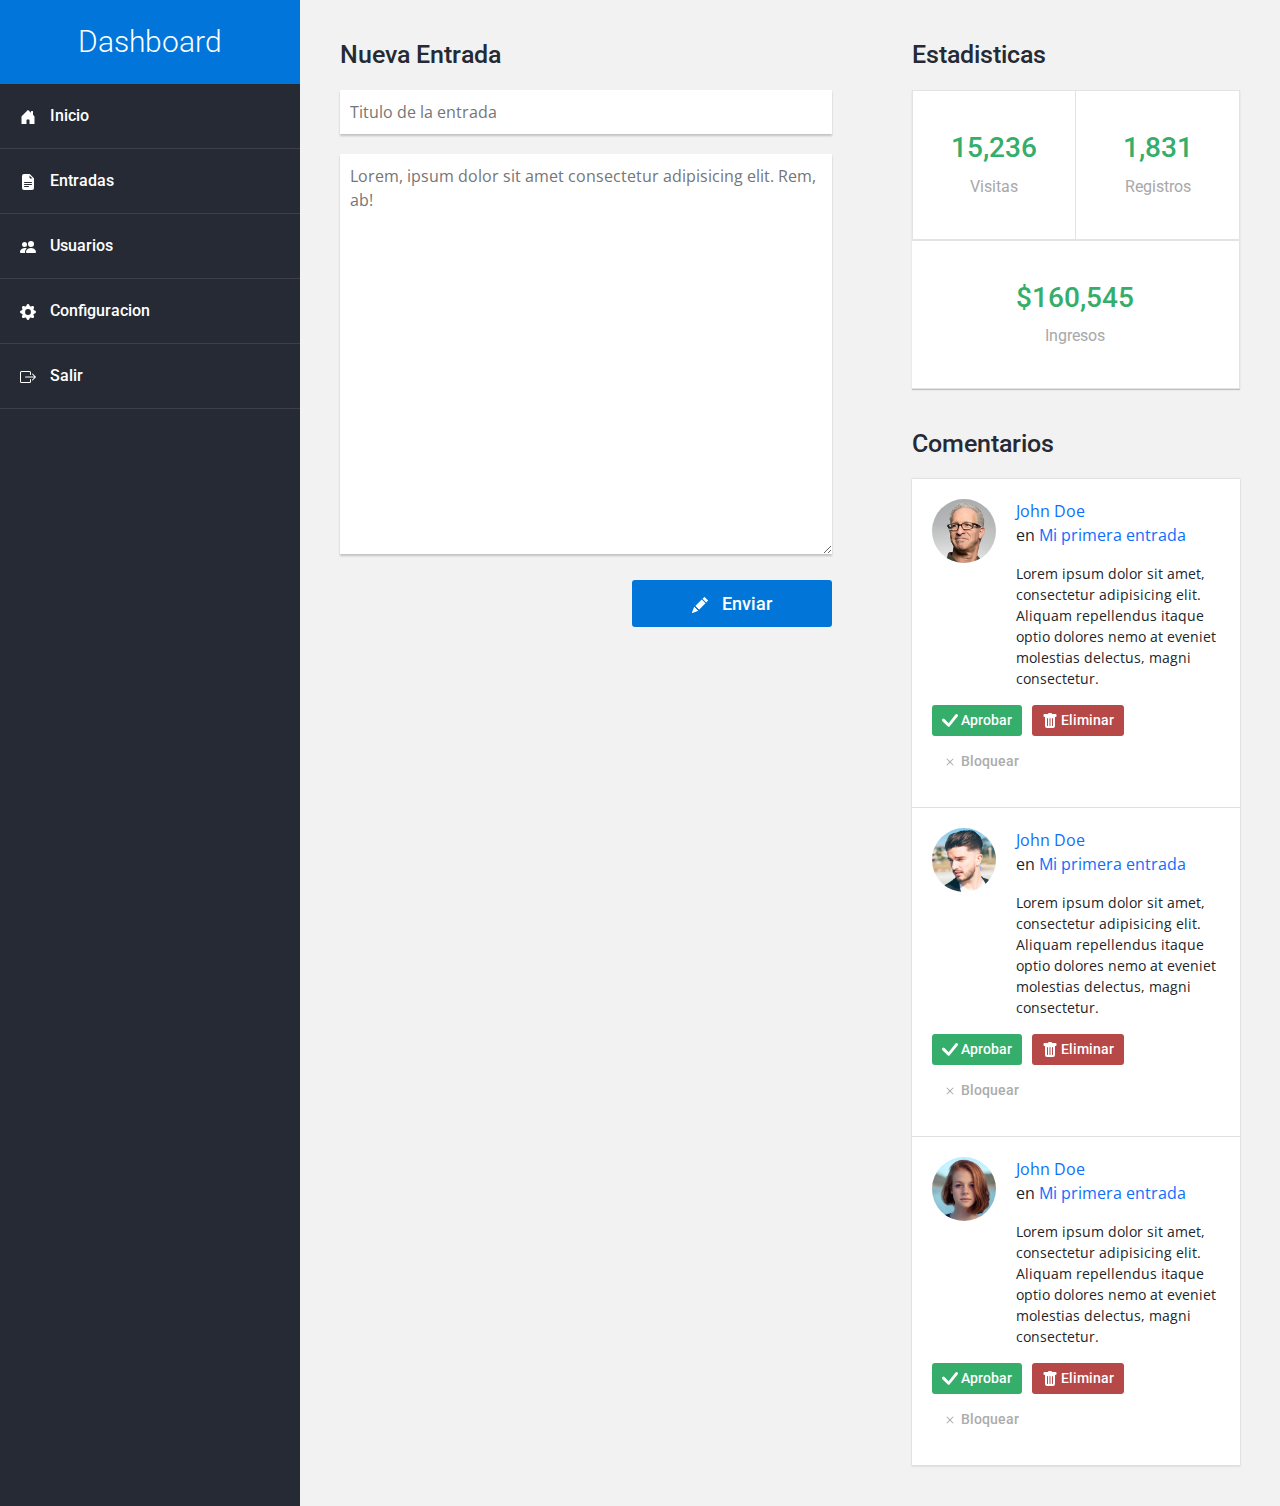
<file: Bootstrap 5/Bootstrap 5 Material Completo/practicas/dashboard/index.html>
<!DOCTYPE html>
<html lang="es">
<head>
	<meta charset="UTF-8">
	<meta http-equiv="X-UA-Compatible" content="IE=edge">
	<meta name="viewport" content="width=device-width, initial-scale=1.0">
	<link rel="preconnect" href="https://fonts.googleapis.com">
	<link rel="preconnect" href="https://fonts.gstatic.com" crossorigin>
	<link href="https://fonts.googleapis.com/css2?family=Open+Sans:wght@400;700&family=Roboto:wght@300;400;500&display=swap" rel="stylesheet"> 
	<link rel="stylesheet" href="css/bootstrap.min.css">
	<link rel="stylesheet" href="css/estilos.css">
	<title>Dashboard</title>
</head>
<body>
	<div class="container-fluid">
		<div class="row">
			<aside class="barra-lateral col-12 col-sm-auto p-0">
				<div class="logo">
					<h2 class="py-4 m-0">Dashboard</h2>
				</div>
				<nav class="menu d-flex d-sm-block justify-content-center flex-wrap">
					<a href="#">
						<svg xmlns="http://www.w3.org/2000/svg" width="16" height="16" fill="currentColor" class="bi bi-house-door-fill" viewBox="0 0 16 16">
							<path d="M6.5 14.5v-3.505c0-.245.25-.495.5-.495h2c.25 0 .5.25.5.5v3.5a.5.5 0 0 0 .5.5h4a.5.5 0 0 0 .5-.5v-7a.5.5 0 0 0-.146-.354L13 5.793V2.5a.5.5 0 0 0-.5-.5h-1a.5.5 0 0 0-.5.5v1.293L8.354 1.146a.5.5 0 0 0-.708 0l-6 6A.5.5 0 0 0 1.5 7.5v7a.5.5 0 0 0 .5.5h4a.5.5 0 0 0 .5-.5z"/>
						</svg>
						Inicio
					</a>
					<a href="#">
						<svg xmlns="http://www.w3.org/2000/svg" width="16" height="16" fill="currentColor" class="bi bi-file-earmark-text-fill" viewBox="0 0 16 16">
							<path d="M9.293 0H4a2 2 0 0 0-2 2v12a2 2 0 0 0 2 2h8a2 2 0 0 0 2-2V4.707A1 1 0 0 0 13.707 4L10 .293A1 1 0 0 0 9.293 0zM9.5 3.5v-2l3 3h-2a1 1 0 0 1-1-1zM4.5 9a.5.5 0 0 1 0-1h7a.5.5 0 0 1 0 1h-7zM4 10.5a.5.5 0 0 1 .5-.5h7a.5.5 0 0 1 0 1h-7a.5.5 0 0 1-.5-.5zm.5 2.5a.5.5 0 0 1 0-1h4a.5.5 0 0 1 0 1h-4z"/>
						</svg>
						Entradas
					</a>
					<a href="#">
						<svg xmlns="http://www.w3.org/2000/svg" width="16" height="16" fill="currentColor" class="bi bi-people-fill" viewBox="0 0 16 16">
							<path d="M7 14s-1 0-1-1 1-4 5-4 5 3 5 4-1 1-1 1H7zm4-6a3 3 0 1 0 0-6 3 3 0 0 0 0 6z"/>
							<path fill-rule="evenodd" d="M5.216 14A2.238 2.238 0 0 1 5 13c0-1.355.68-2.75 1.936-3.72A6.325 6.325 0 0 0 5 9c-4 0-5 3-5 4s1 1 1 1h4.216z"/>
							<path d="M4.5 8a2.5 2.5 0 1 0 0-5 2.5 2.5 0 0 0 0 5z"/>
						</svg>
						Usuarios
					</a>
					<a href="#">
						<svg xmlns="http://www.w3.org/2000/svg" width="16" height="16" fill="currentColor" class="bi bi-gear-fill" viewBox="0 0 16 16">
							<path d="M9.405 1.05c-.413-1.4-2.397-1.4-2.81 0l-.1.34a1.464 1.464 0 0 1-2.105.872l-.31-.17c-1.283-.698-2.686.705-1.987 1.987l.169.311c.446.82.023 1.841-.872 2.105l-.34.1c-1.4.413-1.4 2.397 0 2.81l.34.1a1.464 1.464 0 0 1 .872 2.105l-.17.31c-.698 1.283.705 2.686 1.987 1.987l.311-.169a1.464 1.464 0 0 1 2.105.872l.1.34c.413 1.4 2.397 1.4 2.81 0l.1-.34a1.464 1.464 0 0 1 2.105-.872l.31.17c1.283.698 2.686-.705 1.987-1.987l-.169-.311a1.464 1.464 0 0 1 .872-2.105l.34-.1c1.4-.413 1.4-2.397 0-2.81l-.34-.1a1.464 1.464 0 0 1-.872-2.105l.17-.31c.698-1.283-.705-2.686-1.987-1.987l-.311.169a1.464 1.464 0 0 1-2.105-.872l-.1-.34zM8 10.93a2.929 2.929 0 1 1 0-5.86 2.929 2.929 0 0 1 0 5.858z"/>
						</svg>
						Configuracion
					</a>
					<a href="#">
						<svg xmlns="http://www.w3.org/2000/svg" width="16" height="16" fill="currentColor" class="bi bi-box-arrow-right" viewBox="0 0 16 16">
							<path fill-rule="evenodd" d="M10 12.5a.5.5 0 0 1-.5.5h-8a.5.5 0 0 1-.5-.5v-9a.5.5 0 0 1 .5-.5h8a.5.5 0 0 1 .5.5v2a.5.5 0 0 0 1 0v-2A1.5 1.5 0 0 0 9.5 2h-8A1.5 1.5 0 0 0 0 3.5v9A1.5 1.5 0 0 0 1.5 14h8a1.5 1.5 0 0 0 1.5-1.5v-2a.5.5 0 0 0-1 0v2z"/>
							<path fill-rule="evenodd" d="M15.854 8.354a.5.5 0 0 0 0-.708l-3-3a.5.5 0 0 0-.708.708L14.293 7.5H5.5a.5.5 0 0 0 0 1h8.793l-2.147 2.146a.5.5 0 0 0 .708.708l3-3z"/>
						</svg>
						Salir
					</a>

				</nav>
			</aside>

			<main class="main col">
				<div class="row">
					<div class="columna col-12 col-lg-7">
						<div class="widget nueva_entrada">
							<h3 class="titulo">Nueva Entrada</h3>
							<form action="">
								<input type="text" placeholder="Titulo de la entrada" />
								<textarea placeholder="Lorem, ipsum dolor sit amet consectetur adipisicing elit. Rem, ab!"></textarea>
								<div class="d-flex justify-content-end">
									<button>
										<svg xmlns="http://www.w3.org/2000/svg" width="16" height="16" fill="currentColor" class="bi bi-pencil-fill" viewBox="0 0 16 16">
											<path d="M12.854.146a.5.5 0 0 0-.707 0L10.5 1.793 14.207 5.5l1.647-1.646a.5.5 0 0 0 0-.708l-3-3zm.646 6.061L9.793 2.5 3.293 9H3.5a.5.5 0 0 1 .5.5v.5h.5a.5.5 0 0 1 .5.5v.5h.5a.5.5 0 0 1 .5.5v.5h.5a.5.5 0 0 1 .5.5v.207l6.5-6.5zm-7.468 7.468A.5.5 0 0 1 6 13.5V13h-.5a.5.5 0 0 1-.5-.5V12h-.5a.5.5 0 0 1-.5-.5V11h-.5a.5.5 0 0 1-.5-.5V10h-.5a.499.499 0 0 1-.175-.032l-.179.178a.5.5 0 0 0-.11.168l-2 5a.5.5 0 0 0 .65.65l5-2a.5.5 0 0 0 .168-.11l.178-.178z"/>
										</svg> 
									  	Enviar
									</button>
								</div>
							</form>
						</div>
					</div>
					<div class="columna col-12 col-lg-5">
						<div class="widget estadisticas">
							<h3 class="titulo">Estadisticas</h3>
							<div class="contenedor d-flex flex-wrap">
								<div class="caja">
									<h3>15,236</h3>
									<p>Visitas</p>
								</div>
								<div class="caja">
									<h3>1,831</h3>
									<p>Registros</p>
								</div>
								<div class="caja">
									<h3>$160,545</h3>
									<p>Ingresos</p>
								</div>
							</div>
						</div>

						<div class="widget comentarios">
							<h3 class="titulo">Comentarios</h3>
							<div class="contenedor">
								<div class="comentario d-flex flex-wrap">
									<div class="foto">
										<a href="#">
											<img src="img/persona1.jpg" alt="" width="100">
										</a>
									</div>
	
									<div class="texto">
										<a href="#">John Doe</a>
										<p>en <a href="#">Mi primera entrada</a></p>
										<p class="texto-comentario">
											Lorem ipsum dolor sit amet, consectetur adipisicing elit. Aliquam repellendus itaque optio dolores nemo at eveniet molestias delectus, magni consectetur.
										</p>
									</div>
	
									<div class="botones d-flex justify-content-start flex-wrap w-100">
										<button class="aprobar">
											<svg xmlns="http://www.w3.org/2000/svg" width="16" height="16" fill="currentColor" class="bi bi-check-lg" viewBox="0 0 16 16">
												<path d="M13.485 1.431a1.473 1.473 0 0 1 2.104 2.062l-7.84 9.801a1.473 1.473 0 0 1-2.12.04L.431 8.138a1.473 1.473 0 0 1 2.084-2.083l4.111 4.112 6.82-8.69a.486.486 0 0 1 .04-.045z"/>
											</svg>
											Aprobar 
										</button>
										<button class="eliminar">
											<svg xmlns="http://www.w3.org/2000/svg" width="16" height="16" fill="currentColor" class="bi bi-trash-fill" viewBox="0 0 16 16">
												<path d="M2.5 1a1 1 0 0 0-1 1v1a1 1 0 0 0 1 1H3v9a2 2 0 0 0 2 2h6a2 2 0 0 0 2-2V4h.5a1 1 0 0 0 1-1V2a1 1 0 0 0-1-1H10a1 1 0 0 0-1-1H7a1 1 0 0 0-1 1H2.5zm3 4a.5.5 0 0 1 .5.5v7a.5.5 0 0 1-1 0v-7a.5.5 0 0 1 .5-.5zM8 5a.5.5 0 0 1 .5.5v7a.5.5 0 0 1-1 0v-7A.5.5 0 0 1 8 5zm3 .5v7a.5.5 0 0 1-1 0v-7a.5.5 0 0 1 1 0z"/>
											</svg>
											Eliminar 
										</button>
										<button class="bloquear">
											<svg xmlns="http://www.w3.org/2000/svg" width="16" height="16" fill="currentColor" class="bi bi-x" viewBox="0 0 16 16">
												<path d="M4.646 4.646a.5.5 0 0 1 .708 0L8 7.293l2.646-2.647a.5.5 0 0 1 .708.708L8.707 8l2.647 2.646a.5.5 0 0 1-.708.708L8 8.707l-2.646 2.647a.5.5 0 0 1-.708-.708L7.293 8 4.646 5.354a.5.5 0 0 1 0-.708z"/>
											</svg>
											Bloquear 
										</button>
									</div>
								</div>
	
								<div class="comentario d-flex flex-wrap">
									<div class="foto">
										<a href="#">
											<img src="img/persona2.jpg" alt="" width="100">
										</a>
									</div>
	
									<div class="texto">
										<a href="#">John Doe</a>
										<p>en <a href="#">Mi primera entrada</a></p>
										<p class="texto-comentario">
											Lorem ipsum dolor sit amet, consectetur adipisicing elit. Aliquam repellendus itaque optio dolores nemo at eveniet molestias delectus, magni consectetur.
										</p>
									</div>
	
									<div class="botones d-flex justify-content-start flex-wrap w-100">
										<button class="aprobar">
											<svg xmlns="http://www.w3.org/2000/svg" width="16" height="16" fill="currentColor" class="bi bi-check-lg" viewBox="0 0 16 16">
												<path d="M13.485 1.431a1.473 1.473 0 0 1 2.104 2.062l-7.84 9.801a1.473 1.473 0 0 1-2.12.04L.431 8.138a1.473 1.473 0 0 1 2.084-2.083l4.111 4.112 6.82-8.69a.486.486 0 0 1 .04-.045z"/>
											</svg>
											Aprobar 
										</button>
										<button class="eliminar">
											<svg xmlns="http://www.w3.org/2000/svg" width="16" height="16" fill="currentColor" class="bi bi-trash-fill" viewBox="0 0 16 16">
												<path d="M2.5 1a1 1 0 0 0-1 1v1a1 1 0 0 0 1 1H3v9a2 2 0 0 0 2 2h6a2 2 0 0 0 2-2V4h.5a1 1 0 0 0 1-1V2a1 1 0 0 0-1-1H10a1 1 0 0 0-1-1H7a1 1 0 0 0-1 1H2.5zm3 4a.5.5 0 0 1 .5.5v7a.5.5 0 0 1-1 0v-7a.5.5 0 0 1 .5-.5zM8 5a.5.5 0 0 1 .5.5v7a.5.5 0 0 1-1 0v-7A.5.5 0 0 1 8 5zm3 .5v7a.5.5 0 0 1-1 0v-7a.5.5 0 0 1 1 0z"/>
											</svg>
											Eliminar 
										</button>
										<button class="bloquear">
											<svg xmlns="http://www.w3.org/2000/svg" width="16" height="16" fill="currentColor" class="bi bi-x" viewBox="0 0 16 16">
												<path d="M4.646 4.646a.5.5 0 0 1 .708 0L8 7.293l2.646-2.647a.5.5 0 0 1 .708.708L8.707 8l2.647 2.646a.5.5 0 0 1-.708.708L8 8.707l-2.646 2.647a.5.5 0 0 1-.708-.708L7.293 8 4.646 5.354a.5.5 0 0 1 0-.708z"/>
											</svg>
											Bloquear 
										</button>
									</div>
								</div>
	
								<div class="comentario d-flex flex-wrap">
									<div class="foto">
										<a href="#">
											<img src="img/persona3.jpg" alt="" width="100">
										</a>
									</div>
	
									<div class="texto">
										<a href="#">John Doe</a>
										<p>en <a href="#">Mi primera entrada</a></p>
										<p class="texto-comentario">
											Lorem ipsum dolor sit amet, consectetur adipisicing elit. Aliquam repellendus itaque optio dolores nemo at eveniet molestias delectus, magni consectetur.
										</p>
									</div>
	
									<div class="botones d-flex justify-content-start flex-wrap w-100">
										<button class="aprobar">
											<svg xmlns="http://www.w3.org/2000/svg" width="16" height="16" fill="currentColor" class="bi bi-check-lg" viewBox="0 0 16 16">
												<path d="M13.485 1.431a1.473 1.473 0 0 1 2.104 2.062l-7.84 9.801a1.473 1.473 0 0 1-2.12.04L.431 8.138a1.473 1.473 0 0 1 2.084-2.083l4.111 4.112 6.82-8.69a.486.486 0 0 1 .04-.045z"/>
											</svg>
											Aprobar 
										</button>
										<button class="eliminar">
											<svg xmlns="http://www.w3.org/2000/svg" width="16" height="16" fill="currentColor" class="bi bi-trash-fill" viewBox="0 0 16 16">
												<path d="M2.5 1a1 1 0 0 0-1 1v1a1 1 0 0 0 1 1H3v9a2 2 0 0 0 2 2h6a2 2 0 0 0 2-2V4h.5a1 1 0 0 0 1-1V2a1 1 0 0 0-1-1H10a1 1 0 0 0-1-1H7a1 1 0 0 0-1 1H2.5zm3 4a.5.5 0 0 1 .5.5v7a.5.5 0 0 1-1 0v-7a.5.5 0 0 1 .5-.5zM8 5a.5.5 0 0 1 .5.5v7a.5.5 0 0 1-1 0v-7A.5.5 0 0 1 8 5zm3 .5v7a.5.5 0 0 1-1 0v-7a.5.5 0 0 1 1 0z"/>
											</svg>
											Eliminar 
										</button>
										<button class="bloquear">
											<svg xmlns="http://www.w3.org/2000/svg" width="16" height="16" fill="currentColor" class="bi bi-x" viewBox="0 0 16 16">
												<path d="M4.646 4.646a.5.5 0 0 1 .708 0L8 7.293l2.646-2.647a.5.5 0 0 1 .708.708L8.707 8l2.647 2.646a.5.5 0 0 1-.708.708L8 8.707l-2.646 2.647a.5.5 0 0 1-.708-.708L7.293 8 4.646 5.354a.5.5 0 0 1 0-.708z"/>
											</svg>
											Bloquear 
										</button>
									</div>
								</div>
							</div>
						</div>
					</div>
				</div>
			</main>
		</div>
	</div>

	<script src="js/bootstrap.bundle.min.js"></script>
</body>
</html>
</file>
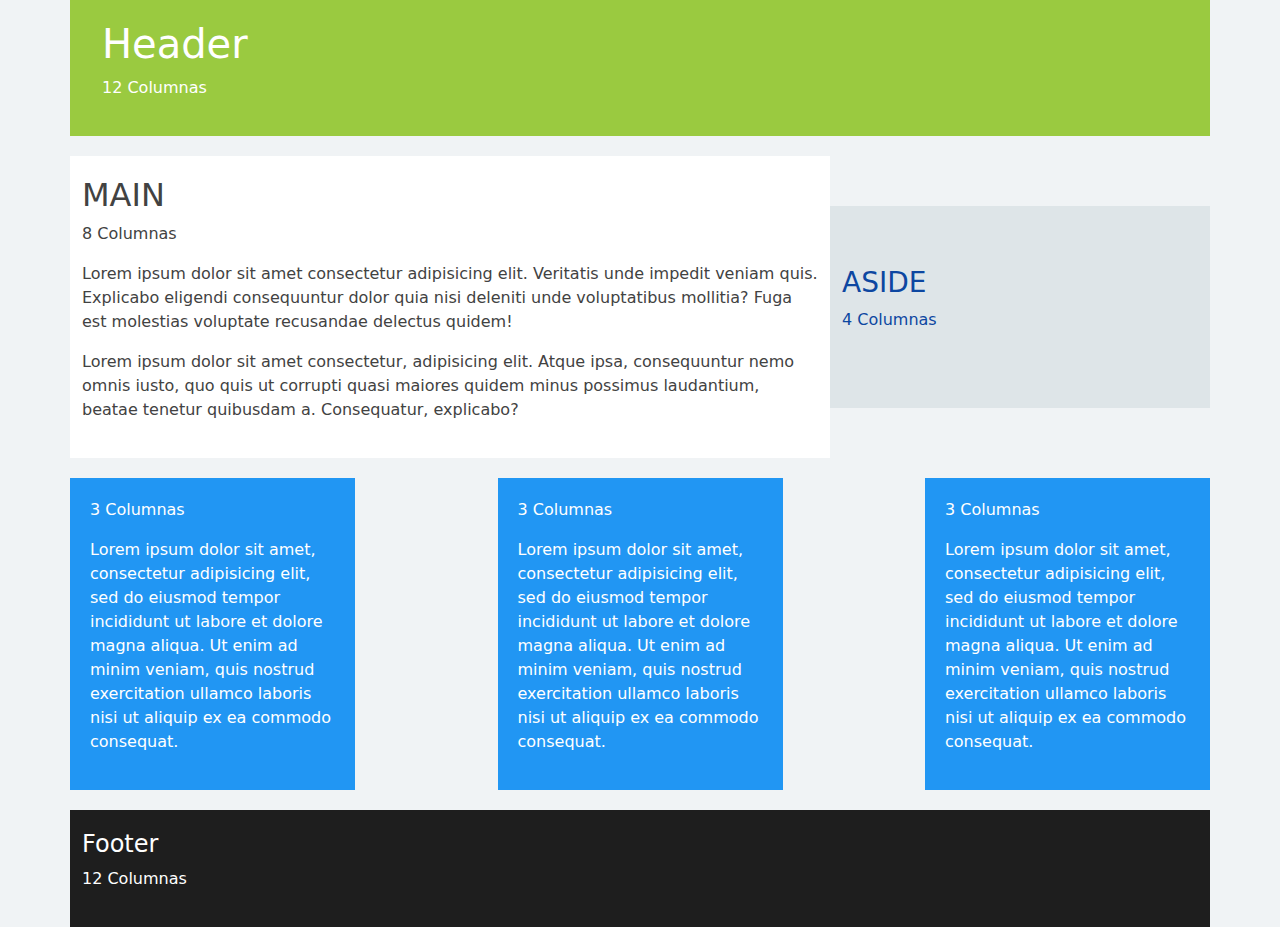
<file: Bootstrap 5/Bootstrap 5 Material Completo/practicas/grid/index.html>
<!DOCTYPE html>
<html lang="en">
<head>
	<meta charset="UTF-8">
	<meta http-equiv="X-UA-Compatible" content="IE=edge">
	<meta name="viewport" content="width=device-width, initial-scale=1.0">
	<link rel="stylesheet" href="css/bootstrap.min.css">
	<link rel="stylesheet" href="css/estilos.css">
	<title>Grid de Bootstrap 5</title>
</head>
<body>
	<div class="container">
		<header class="row">
			<div class="col">
				<h1>Header</h1>
				<p>12 Columnas</p>
			</div>
		</header>

		<section class="contenedor-main row align-items-center">
			<main class="col-md-8">
				<h2>MAIN</h2>
				<p class="d-none d-md-block">8 Columnas</p>
				<p class="d-block d-md-none">12 Columnas</p>
				<p>Lorem ipsum dolor sit amet consectetur adipisicing elit. Veritatis unde impedit veniam quis. Explicabo eligendi consequuntur dolor quia nisi deleniti unde voluptatibus mollitia? Fuga est molestias voluptate recusandae delectus quidem!</p>

				<p>Lorem ipsum dolor sit amet consectetur, adipisicing elit. Atque ipsa, consequuntur nemo omnis iusto, quo quis ut corrupti quasi maiores quidem minus possimus laudantium, beatae tenetur quibusdam a. Consequatur, explicabo?</p>
			</main>

			<aside class="col-md-4">
				<h3>ASIDE</h3>
				<p class="d-none d-md-block">4 Columnas</p>
				<p class="d-block d-md-none">12 Columnas</p>
			</aside>
		</section>

		<section class="row widgets justify-content-between">
			<div class="col-12 col-md-4 col-lg-3">
				<p class="d-none d-lg-block">3 Columnas</p>
				<p class="d-none d-md-block d-lg-none">4 Columnas</p>
				<p class="d-block d-md-none">12 Columnas</p>

				<p>Lorem ipsum dolor sit amet, consectetur adipisicing elit, sed do eiusmod
				tempor incididunt ut labore et dolore magna aliqua. Ut enim ad minim veniam,
				quis nostrud exercitation ullamco laboris nisi ut aliquip ex ea commodo
				consequat.</p>
			</div>

			<div class="col-12 col-md-4 col-lg-3">
				<p class="d-none d-lg-block">3 Columnas</p>
				<p class="d-none d-md-block d-lg-none">4 Columnas</p>
				<p class="d-block d-md-none">12 Columnas</p>

				<p>Lorem ipsum dolor sit amet, consectetur adipisicing elit, sed do eiusmod
				tempor incididunt ut labore et dolore magna aliqua. Ut enim ad minim veniam,
				quis nostrud exercitation ullamco laboris nisi ut aliquip ex ea commodo
				consequat.</p>
			</div>

			<div class="col-12 col-md-4 col-lg-3">
				<p class="d-none d-lg-block">3 Columnas</p>
				<p class="d-none d-md-block d-lg-none">4 Columnas</p>
				<p class="d-block d-md-none">12 Columnas</p>

				<p>Lorem ipsum dolor sit amet, consectetur adipisicing elit, sed do eiusmod
				tempor incididunt ut labore et dolore magna aliqua. Ut enim ad minim veniam,
				quis nostrud exercitation ullamco laboris nisi ut aliquip ex ea commodo
				consequat.</p>
			</div>
		</section>

		<footer class="row">
			<div class="col">
				<h4>Footer</h4>
				<p>12 Columnas</p>
			</div>
		</footer>
	</div>

	<script src="js/bootstrap.bundle.min.js"></script>
</body>
</html>
</file>
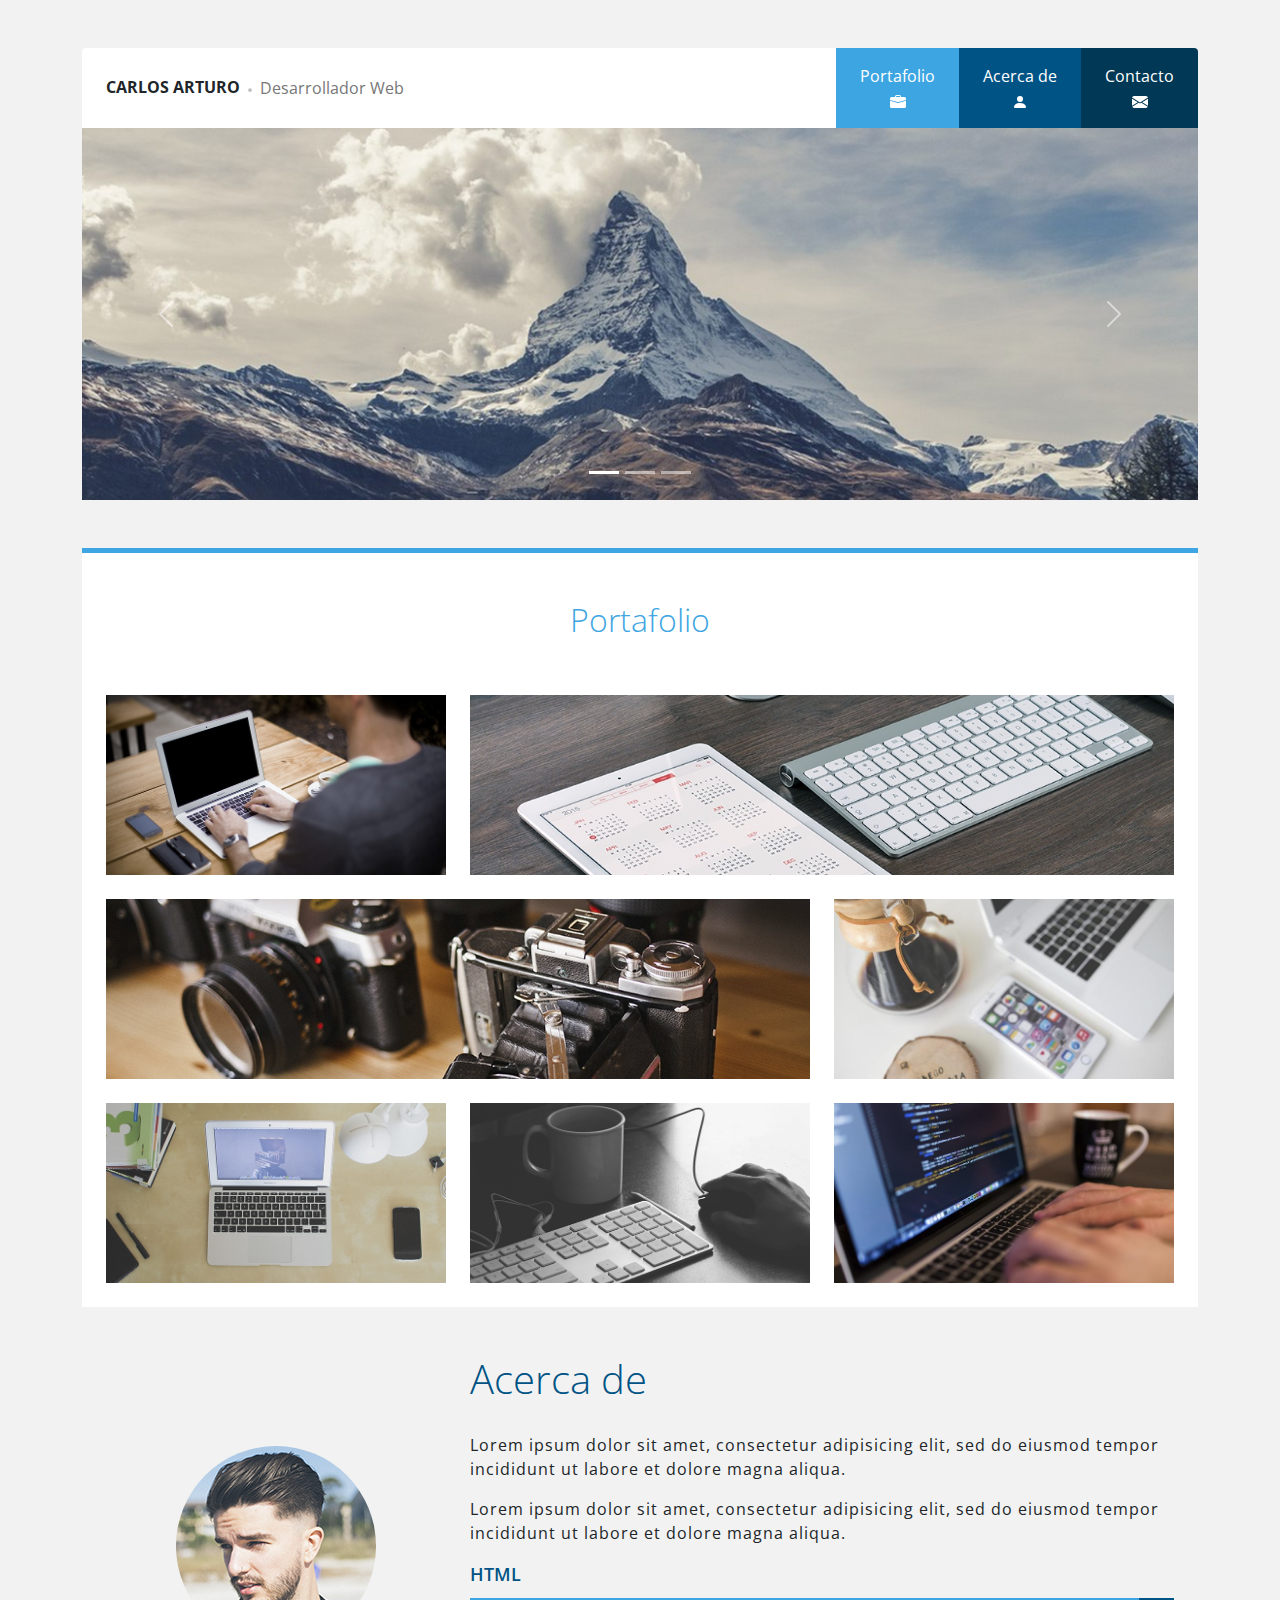
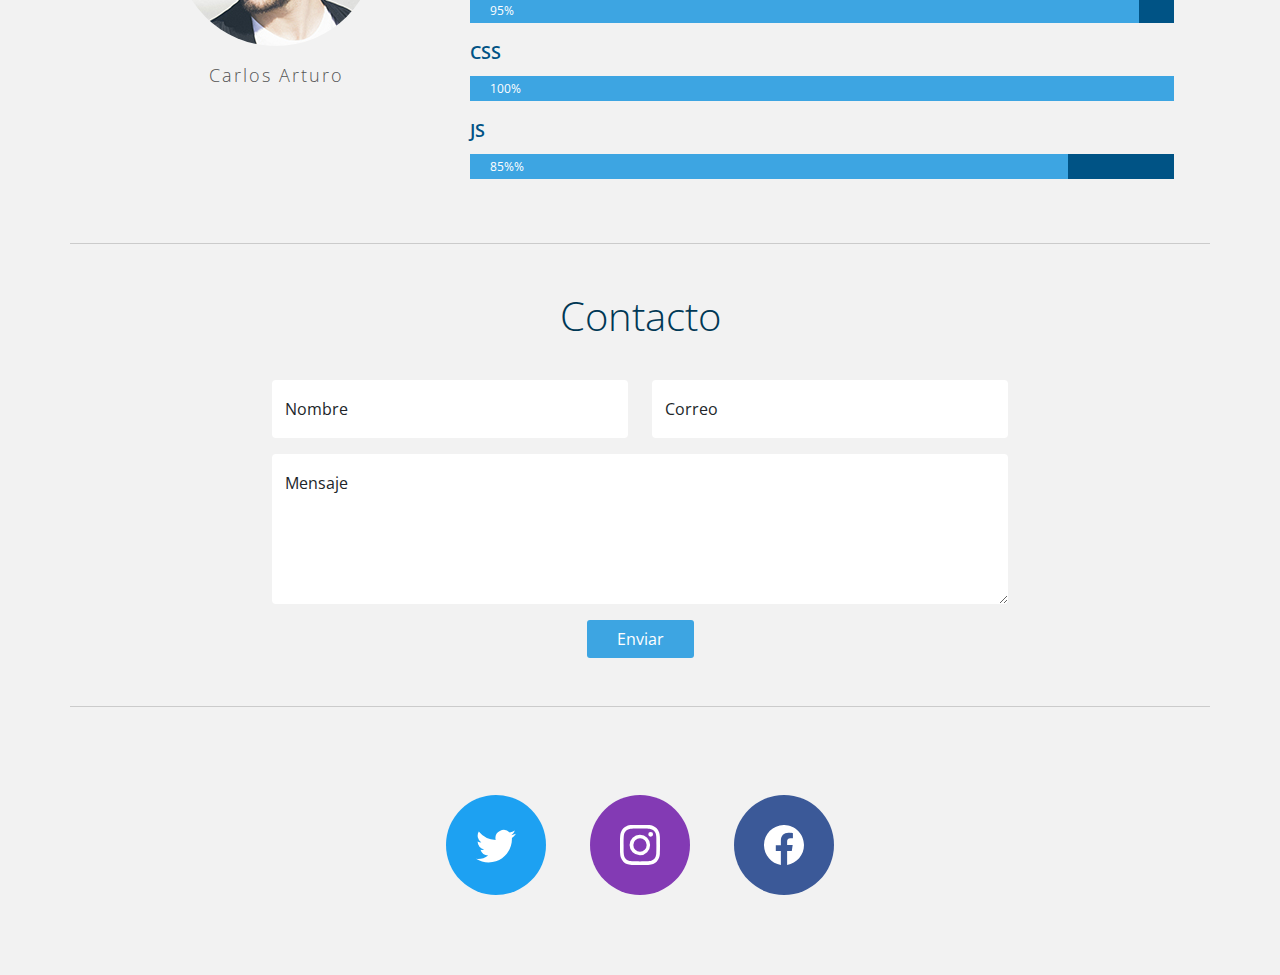
<file: Bootstrap 5/Bootstrap 5 Material Completo/practicas/portafolio/index.html>
<!DOCTYPE html>
<html lang="es">
<head>
	<meta charset="UTF-8">
	<meta http-equiv="X-UA-Compatible" content="IE=edge">
	<meta name="viewport" content="width=device-width, initial-scale=1.0">
	<link rel="preconnect" href="https://fonts.googleapis.com">
	<link rel="preconnect" href="https://fonts.gstatic.com" crossorigin>
	<link href="https://fonts.googleapis.com/css2?family=Open+Sans:wght@300;400;600;700&display=swap" rel="stylesheet"> 
	<link rel="stylesheet" href="css/bootstrap.min.css">
	<link rel="stylesheet" href="css/estilos.css">
	<title>Portafolio de Carlos Arturo</title>
</head>
<body>
	<header class="container my-5">
		<div class="nav row g-0 justify-content-between rounded-top">
			<!-- Logotipo -->
			<div class="logo col-12 col-lg-auto d-flex align-items-center justify-content-center ps-4">
				<h2 class="fw-bold text-uppercase mb-0">Carlos Arturo</h2>
				<div class="icono">
					<svg xmlns="http://www.w3.org/2000/svg" width="16" height="16" fill="currentColor" class="bi bi-dot" viewBox="0 0 16 16">
						<path d="M8 9.5a1.5 1.5 0 1 0 0-3 1.5 1.5 0 0 0 0 3z"/>
					</svg>
				</div>
				<p class="mb-0">Desarrollador Web</p>
			</div>

			<!-- Enlaces -->
			<nav class="menu col-12 col-lg-auto d-flex align-items-stretch">
				<a href="#" class="c1 px-4 d-flex align-items-center text-center text-white text-decoration-none">
					<div class="w-100">
						<span>Portafolio</span>
						<div class="icono">
							<svg xmlns="http://www.w3.org/2000/svg" width="16" height="16" fill="currentColor" class="bi bi-briefcase-fill" viewBox="0 0 16 16">
								<path d="M6.5 1A1.5 1.5 0 0 0 5 2.5V3H1.5A1.5 1.5 0 0 0 0 4.5v1.384l7.614 2.03a1.5 1.5 0 0 0 .772 0L16 5.884V4.5A1.5 1.5 0 0 0 14.5 3H11v-.5A1.5 1.5 0 0 0 9.5 1h-3zm0 1h3a.5.5 0 0 1 .5.5V3H6v-.5a.5.5 0 0 1 .5-.5z"/>
								<path d="M0 12.5A1.5 1.5 0 0 0 1.5 14h13a1.5 1.5 0 0 0 1.5-1.5V6.85L8.129 8.947a.5.5 0 0 1-.258 0L0 6.85v5.65z"/>
							</svg>
						</div>
					</div>
				</a>
				<a href="#" class="c2 px-4 d-flex align-items-center text-center text-white text-decoration-none">
					<div class="w-100">
						<span>Acerca de</span>
						<div class="icono">
							<svg xmlns="http://www.w3.org/2000/svg" width="16" height="16" fill="currentColor" class="bi bi-person-fill" viewBox="0 0 16 16">
								<path d="M3 14s-1 0-1-1 1-4 6-4 6 3 6 4-1 1-1 1H3zm5-6a3 3 0 1 0 0-6 3 3 0 0 0 0 6z"/>
							</svg>
						</div>
					</div>
				</a>
				<a href="#" class="c3 px-4 d-flex align-items-center text-center text-white text-decoration-none">
					<div class="w-100">
						<span>Contacto</span>
						<div class="icono">
							<svg xmlns="http://www.w3.org/2000/svg" width="16" height="16" fill="currentColor" class="bi bi-envelope-fill" viewBox="0 0 16 16">
								<path d="M.05 3.555A2 2 0 0 1 2 2h12a2 2 0 0 1 1.95 1.555L8 8.414.05 3.555zM0 4.697v7.104l5.803-3.558L0 4.697zM6.761 8.83l-6.57 4.027A2 2 0 0 0 2 14h12a2 2 0 0 0 1.808-1.144l-6.57-4.027L8 9.586l-1.239-.757zm3.436-.586L16 11.801V4.697l-5.803 3.546z"/>
							</svg>
						</div>
					</div>
				</a>
			</nav>
		</div>

		<!-- Slider -->
		<div class="row slider">
			<div class="col">
				<div class="carousel slide" data-bs-ride="carousel" id="slider">
					<div class="carousel-inner">
						<div class="carousel-item active">
							<img class="d-block w-100" src="./img/slide1.jpg" alt="">
						</div>
						<div class="carousel-item">
							<img class="d-block w-100" src="./img/slide2.jpg" alt="">
						</div>
						<div class="carousel-item">
							<img class="d-block w-100" src="./img/slide3.jpg" alt="">
						</div>
					</div>

					<button class="carousel-control-prev" type="button" data-bs-target="#slider" data-bs-slide="prev">
						<span class="carousel-control-prev-icon" aria-hidden="true"></span>
						<span class="visually-hidden">Anterior</span>
					</button>
					<button class="carousel-control-next" type="button" data-bs-target="#slider" data-bs-slide="next">
						<span class="carousel-control-next-icon" aria-hidden="true"></span>
						<span class="visually-hidden">Siguiente</span>
					</button>

					<div class="carousel-indicators">
						<button 
							type="button" 
							data-bs-target="#slider" 
							data-bs-slide-to="0" 
							class="active" 
							aria-current="true" 
							aria-label="Slideshow 1"
						></button>
						<button 
							type="button" 
							data-bs-target="#slider" 
							data-bs-slide-to="1"
							aria-label="Slideshow 2"
						></button>
						<button 
							type="button" 
							data-bs-target="#slider" 
							data-bs-slide-to="2"
							aria-label="Slideshow 3"
						></button>
					</div>
				</div>
			</div>
		</div>	
	</header>

	<main>
		<div class="container">
			<!-- Portafolio -->
			<div class="row portafolio g-0 px-4 mb-5">
				<div class="col">
					<h2 class="titulo text-center py-5">Portafolio</h2>
					<div class="row galeria">
						<!-- Imagen #1 -->
						<div class="contenedor-imagen mb-4 col-6 col-lg-4">
							<a href="#" data-bs-toggle="modal" data-bs-target="#modal-galeria">
								<img src="img/img-1.jpg" class="d-block w-100" alt="">
							</a>
						</div>

						<!-- Imagen #2 -->
						<div class="contenedor-imagen mb-4 col-12 col-lg-8">
							<a href="#" data-bs-toggle="modal" data-bs-target="#modal-galeria">
								<img src="img/img-2.jpg" class="d-block w-100" alt="">
							</a>
						</div>

						<!-- Imagen #3 -->
						<div class="contenedor-imagen mb-4 col-12 col-lg-8">
							<a href="#" data-bs-toggle="modal" data-bs-target="#modal-galeria">
								<img src="img/img-3.jpg" class="d-block w-100" alt="">
							</a>
						</div>

						<!-- Imagen #4 -->
						<div class="contenedor-imagen mb-4 col-6 col-lg-4">
							<a href="#" data-bs-toggle="modal" data-bs-target="#modal-galeria">
								<img src="img/img-4.jpg" class="d-block w-100" alt="">
							</a>
						</div>

						<!-- Imagen #5 -->
						<div class="contenedor-imagen mb-4 col-6 col-lg-4">
							<a href="#" data-bs-toggle="modal" data-bs-target="#modal-galeria">
								<img src="img/img-5.jpg" class="d-block w-100" alt="">
							</a>
						</div>

						<!-- Imagen #6 -->
						<div class="contenedor-imagen mb-4 col-6 col-lg-4">
							<a href="#" data-bs-toggle="modal" data-bs-target="#modal-galeria">
								<img src="img/img-6.jpg" class="d-block w-100" alt="">
							</a>
						</div>

						<!-- Imagen #7 -->
						<div class="contenedor-imagen mb-4 col-12 col-lg-4">
							<a href="#" data-bs-toggle="modal" data-bs-target="#modal-galeria">
								<img src="img/img-7.jpg" class="d-block w-100" alt="">
							</a>
						</div>
					</div>

					<!-- Ventana Modal -->
					<div 
						class="modal fade" 
						id="modal-galeria" 
						tabindex="-1"
						aria-labelledby="modal-galeria"
						aria-hidden="true"
					>
						<div class="modal-dialog modal-dialog-centered">
							<div class="modal-content">
								<img src="img/img-1.jpg" id="imagen-modal" alt="">
							</div>
						</div>	
					</div>
				</div>
			</div>

			<!-- Acerca de -->
			<div class="row acerca-de align-items-center px-4 mb-5">
				<div class="col-12 col-lg-4 foto text-center">
					<img src="img/foto.jpg" class="rounded-circle mb-3" alt="">
					<p class="nombre">Carlos Arturo</p>
				</div>

				<div class="col-12 col-lg-8 info">
					<h2 class="titulo text-center text-lg-start">Acerca de</h2>
					<p class="resumen">Lorem ipsum dolor sit amet, consectetur adipisicing elit, sed do eiusmod tempor incididunt ut labore et dolore magna aliqua.</p>
					
					<p class="resumen">Lorem ipsum dolor sit amet, consectetur adipisicing elit, sed do eiusmod tempor incididunt ut labore et dolore magna aliqua.</p>

					<p class="label">HTML</p>
					<div class="progress mb-3">
						<div 
							class="progress-bar text-start"
							role="progressbar"
							aria-valuemin="0"
							aria-valuemax="100"
							aria-valuenow="95"
							style="width: 95%;"
						>
							95%
						</div>
					</div>

					<p class="label">CSS</p>
					<div class="progress mb-3">
						<div 
							class="progress-bar text-start"
							role="progressbar"
							aria-valuemin="0"
							aria-valuemax="100"
							aria-valuenow="100"
							style="width: 100%;"
						>
							100%
						</div>
					</div>

					<p class="label">JS</p>
					<div class="progress mb-3">
						<div 
							class="progress-bar text-start"
							role="progressbar"
							aria-valuemin="0"
							aria-valuemax="100"
							aria-valuenow="85"
							style="width: 85%;"
						>
							85%%
						</div>
					</div>
				</div>
			</div>

			<!-- Formulario de Contacto -->
			<div class="row contacto justify-content-center py-5 mb-5">
				<div class="col-12 col-lg-8">
					<h2 class="titulo">Contacto</h2>
					<form action="" class="formulario">
						<div class="row">
							<div class="col-12 col-lg-6">
								<div class="form-floating mb-3">
									<input type="text" name="nombre" id="nombre" class="form-control" placeholder="John Doe">
									<label for="nombre">Nombre</label>
								</div>
							</div>
							<div class="col-12 col-lg-6">
								<div class="form-floating mb-3">
									<input type="email" name="correo" id="correo" class="form-control" placeholder="correo@correo.com">
									<label for="nombre">Correo</label>
								</div>
							</div>
							<div class="col-12">
								<div class="form-floating mb-3">
									<textarea name="mensaje" id="mensaje" class="form-control" placeholder="Mensaje"></textarea>
									<label for="mensaje">Mensaje</label>
								</div>
								<div class="d-flex justify-content-center">
									<button class="boton" type="submit">Enviar</button>
								</div>
							</div>
						</div>
					</form>
				</div>
			</div>
		</div>
	</main>
	
	<footer>
		<div class="container">
			<div class="row redes-sociales justify-content-center">
				<div class="col-auto">
					<a href="#" class="icono twitter d-inline-flex align-items-center justify-content-center">
						<svg xmlns="http://www.w3.org/2000/svg" width="16" height="16" fill="currentColor" class="bi bi-twitter" viewBox="0 0 16 16">
							<path d="M5.026 15c6.038 0 9.341-5.003 9.341-9.334 0-.14 0-.282-.006-.422A6.685 6.685 0 0 0 16 3.542a6.658 6.658 0 0 1-1.889.518 3.301 3.301 0 0 0 1.447-1.817 6.533 6.533 0 0 1-2.087.793A3.286 3.286 0 0 0 7.875 6.03a9.325 9.325 0 0 1-6.767-3.429 3.289 3.289 0 0 0 1.018 4.382A3.323 3.323 0 0 1 .64 6.575v.045a3.288 3.288 0 0 0 2.632 3.218 3.203 3.203 0 0 1-.865.115 3.23 3.23 0 0 1-.614-.057 3.283 3.283 0 0 0 3.067 2.277A6.588 6.588 0 0 1 .78 13.58a6.32 6.32 0 0 1-.78-.045A9.344 9.344 0 0 0 5.026 15z"/>
						</svg>
					</a>
					<a href="#" class="icono instagram d-inline-flex align-items-center justify-content-center">
						<svg xmlns="http://www.w3.org/2000/svg" width="16" height="16" fill="currentColor" class="bi bi-instagram" viewBox="0 0 16 16">
							<path d="M8 0C5.829 0 5.556.01 4.703.048 3.85.088 3.269.222 2.76.42a3.917 3.917 0 0 0-1.417.923A3.927 3.927 0 0 0 .42 2.76C.222 3.268.087 3.85.048 4.7.01 5.555 0 5.827 0 8.001c0 2.172.01 2.444.048 3.297.04.852.174 1.433.372 1.942.205.526.478.972.923 1.417.444.445.89.719 1.416.923.51.198 1.09.333 1.942.372C5.555 15.99 5.827 16 8 16s2.444-.01 3.298-.048c.851-.04 1.434-.174 1.943-.372a3.916 3.916 0 0 0 1.416-.923c.445-.445.718-.891.923-1.417.197-.509.332-1.09.372-1.942C15.99 10.445 16 10.173 16 8s-.01-2.445-.048-3.299c-.04-.851-.175-1.433-.372-1.941a3.926 3.926 0 0 0-.923-1.417A3.911 3.911 0 0 0 13.24.42c-.51-.198-1.092-.333-1.943-.372C10.443.01 10.172 0 7.998 0h.003zm-.717 1.442h.718c2.136 0 2.389.007 3.232.046.78.035 1.204.166 1.486.275.373.145.64.319.92.599.28.28.453.546.598.92.11.281.24.705.275 1.485.039.843.047 1.096.047 3.231s-.008 2.389-.047 3.232c-.035.78-.166 1.203-.275 1.485a2.47 2.47 0 0 1-.599.919c-.28.28-.546.453-.92.598-.28.11-.704.24-1.485.276-.843.038-1.096.047-3.232.047s-2.39-.009-3.233-.047c-.78-.036-1.203-.166-1.485-.276a2.478 2.478 0 0 1-.92-.598 2.48 2.48 0 0 1-.6-.92c-.109-.281-.24-.705-.275-1.485-.038-.843-.046-1.096-.046-3.233 0-2.136.008-2.388.046-3.231.036-.78.166-1.204.276-1.486.145-.373.319-.64.599-.92.28-.28.546-.453.92-.598.282-.11.705-.24 1.485-.276.738-.034 1.024-.044 2.515-.045v.002zm4.988 1.328a.96.96 0 1 0 0 1.92.96.96 0 0 0 0-1.92zm-4.27 1.122a4.109 4.109 0 1 0 0 8.217 4.109 4.109 0 0 0 0-8.217zm0 1.441a2.667 2.667 0 1 1 0 5.334 2.667 2.667 0 0 1 0-5.334z"/>
						</svg>
					</a>
					<a href="#" class="icono facebook d-inline-flex align-items-center justify-content-center">
						<svg xmlns="http://www.w3.org/2000/svg" width="16" height="16" fill="currentColor" class="bi bi-facebook" viewBox="0 0 16 16">
							<path d="M16 8.049c0-4.446-3.582-8.05-8-8.05C3.58 0-.002 3.603-.002 8.05c0 4.017 2.926 7.347 6.75 7.951v-5.625h-2.03V8.05H6.75V6.275c0-2.017 1.195-3.131 3.022-3.131.876 0 1.791.157 1.791.157v1.98h-1.009c-.993 0-1.303.621-1.303 1.258v1.51h2.218l-.354 2.326H9.25V16c3.824-.604 6.75-3.934 6.75-7.951z"/>
						</svg>
					</a>
				</div>
			</div>
		</div>
	</footer>

	<script src="js/bootstrap.bundle.min.js"></script>
	<script src="js/app.js"></script>
</body>
</html>
</file>
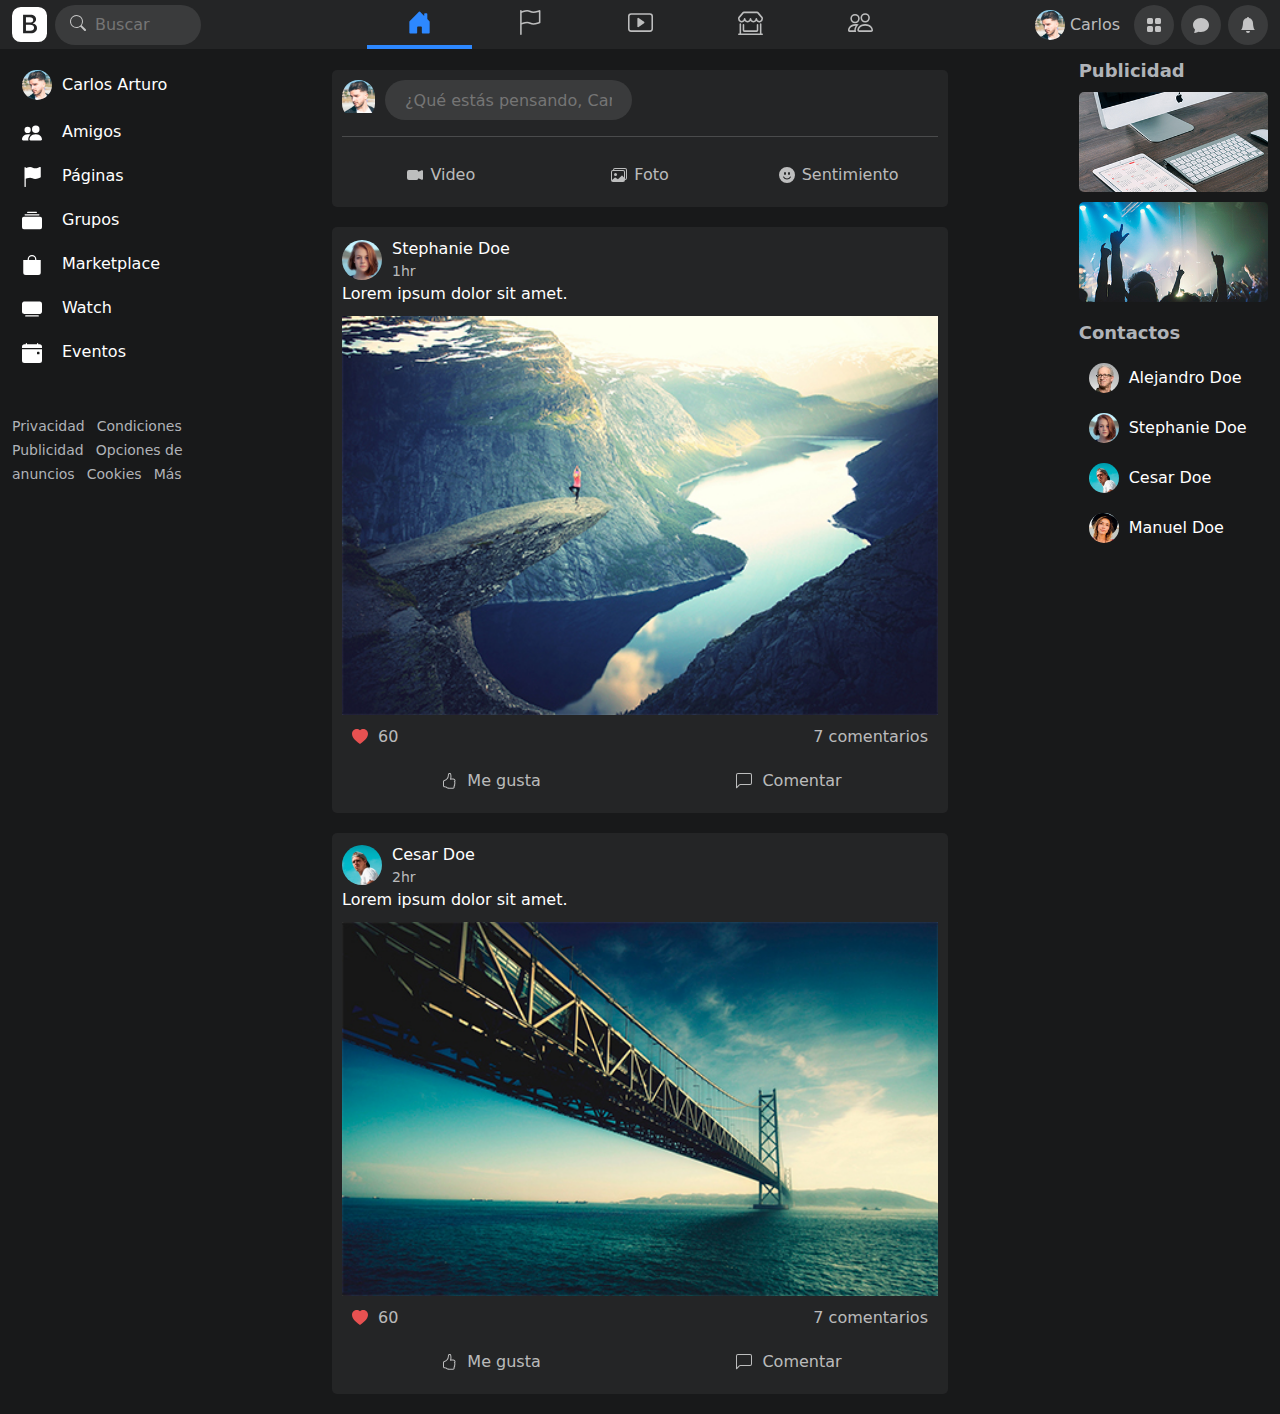
<file: Bootstrap 5/Bootstrap 5 Material Completo/practicas/red-social/index.html>
<!DOCTYPE html>
<html lang="es">
<head>
	<meta charset="UTF-8">
	<meta http-equiv="X-UA-Compatible" content="IE=edge">
	<meta name="viewport" content="width=device-width, initial-scale=1.0">
	<link rel="stylesheet" href="css/bootstrap.min.css">
	<link rel="stylesheet" href="css/estilos.css">
	<title>Red Social estilo Facebook</title>
</head>
<body>
	<header class="fixed-top">
		<div class="container-fluid">
			<div class="row justify-content-between align-items-center">
				<!-- Logo y barra de busqueda -->
				<div class="col col-lg-3 col-xl-2 d-flex align-items-center order-1">
					<a href="#" class="logo me-2">
						<svg xmlns="http://www.w3.org/2000/svg" width="16" height="16" fill="currentColor" class="bi bi-bootstrap-fill" viewBox="0 0 16 16">
							<path d="M6.375 7.125V4.658h1.78c.973 0 1.542.457 1.542 1.237 0 .802-.604 1.23-1.764 1.23H6.375zm0 3.762h1.898c1.184 0 1.81-.48 1.81-1.377 0-.885-.65-1.348-1.886-1.348H6.375v2.725z"/>
							<path d="M4.002 0a4 4 0 0 0-4 4v8a4 4 0 0 0 4 4h8a4 4 0 0 0 4-4V4a4 4 0 0 0-4-4h-8zm1.06 12V3.545h3.399c1.587 0 2.543.809 2.543 2.11 0 .884-.65 1.675-1.483 1.816v.1c1.143.117 1.904.931 1.904 2.033 0 1.488-1.084 2.396-2.888 2.396H5.062z"/>
						</svg>
					</a>
					<div class="barra-busqueda d-none d-sm-block">
						<div class="icono">
							<svg xmlns="http://www.w3.org/2000/svg" width="16" height="16" fill="currentColor" class="bi bi-search" viewBox="0 0 16 16">
								<path d="M11.742 10.344a6.5 6.5 0 1 0-1.397 1.398h-.001c.03.04.062.078.098.115l3.85 3.85a1 1 0 0 0 1.415-1.414l-3.85-3.85a1.007 1.007 0 0 0-.115-.1zM12 6.5a5.5 5.5 0 1 1-11 0 5.5 5.5 0 0 1 11 0z"/>
							</svg>
						</div>
						<input type="search" placeholder="Buscar">
					</div>
				</div>

				<!-- Menu -->
				<div class="menu col-12 col-lg-6 col-xl-6 text-center order-3 order-lg-2">
					<a href="#" class="active">
						<svg xmlns="http://www.w3.org/2000/svg" width="16" height="16" fill="currentColor" class="bi bi-house-door-fill" viewBox="0 0 16 16">
							<path d="M6.5 14.5v-3.505c0-.245.25-.495.5-.495h2c.25 0 .5.25.5.5v3.5a.5.5 0 0 0 .5.5h4a.5.5 0 0 0 .5-.5v-7a.5.5 0 0 0-.146-.354L13 5.793V2.5a.5.5 0 0 0-.5-.5h-1a.5.5 0 0 0-.5.5v1.293L8.354 1.146a.5.5 0 0 0-.708 0l-6 6A.5.5 0 0 0 1.5 7.5v7a.5.5 0 0 0 .5.5h4a.5.5 0 0 0 .5-.5z"/>
						</svg>
					</a>
					<a href="#">
						<svg xmlns="http://www.w3.org/2000/svg" width="16" height="16" fill="currentColor" class="bi bi-flag" viewBox="0 0 16 16">
							<path d="M14.778.085A.5.5 0 0 1 15 .5V8a.5.5 0 0 1-.314.464L14.5 8l.186.464-.003.001-.006.003-.023.009a12.435 12.435 0 0 1-.397.15c-.264.095-.631.223-1.047.35-.816.252-1.879.523-2.71.523-.847 0-1.548-.28-2.158-.525l-.028-.01C7.68 8.71 7.14 8.5 6.5 8.5c-.7 0-1.638.23-2.437.477A19.626 19.626 0 0 0 3 9.342V15.5a.5.5 0 0 1-1 0V.5a.5.5 0 0 1 1 0v.282c.226-.079.496-.17.79-.26C4.606.272 5.67 0 6.5 0c.84 0 1.524.277 2.121.519l.043.018C9.286.788 9.828 1 10.5 1c.7 0 1.638-.23 2.437-.477a19.587 19.587 0 0 0 1.349-.476l.019-.007.004-.002h.001M14 1.221c-.22.078-.48.167-.766.255-.81.252-1.872.523-2.734.523-.886 0-1.592-.286-2.203-.534l-.008-.003C7.662 1.21 7.139 1 6.5 1c-.669 0-1.606.229-2.415.478A21.294 21.294 0 0 0 3 1.845v6.433c.22-.078.48-.167.766-.255C4.576 7.77 5.638 7.5 6.5 7.5c.847 0 1.548.28 2.158.525l.028.01C9.32 8.29 9.86 8.5 10.5 8.5c.668 0 1.606-.229 2.415-.478A21.317 21.317 0 0 0 14 7.655V1.222z"/>
						</svg>
					</a>
					<a href="#">
						<svg xmlns="http://www.w3.org/2000/svg" width="16" height="16" fill="currentColor" class="bi bi-play-btn" viewBox="0 0 16 16">
							<path d="M6.79 5.093A.5.5 0 0 0 6 5.5v5a.5.5 0 0 0 .79.407l3.5-2.5a.5.5 0 0 0 0-.814l-3.5-2.5z"/>
							<path d="M0 4a2 2 0 0 1 2-2h12a2 2 0 0 1 2 2v8a2 2 0 0 1-2 2H2a2 2 0 0 1-2-2V4zm15 0a1 1 0 0 0-1-1H2a1 1 0 0 0-1 1v8a1 1 0 0 0 1 1h12a1 1 0 0 0 1-1V4z"/>
						</svg>
					</a>
					<a href="#">
						<svg xmlns="http://www.w3.org/2000/svg" width="16" height="16" fill="currentColor" class="bi bi-shop-window" viewBox="0 0 16 16">
							<path d="M2.97 1.35A1 1 0 0 1 3.73 1h8.54a1 1 0 0 1 .76.35l2.609 3.044A1.5 1.5 0 0 1 16 5.37v.255a2.375 2.375 0 0 1-4.25 1.458A2.371 2.371 0 0 1 9.875 8 2.37 2.37 0 0 1 8 7.083 2.37 2.37 0 0 1 6.125 8a2.37 2.37 0 0 1-1.875-.917A2.375 2.375 0 0 1 0 5.625V5.37a1.5 1.5 0 0 1 .361-.976l2.61-3.045zm1.78 4.275a1.375 1.375 0 0 0 2.75 0 .5.5 0 0 1 1 0 1.375 1.375 0 0 0 2.75 0 .5.5 0 0 1 1 0 1.375 1.375 0 1 0 2.75 0V5.37a.5.5 0 0 0-.12-.325L12.27 2H3.73L1.12 5.045A.5.5 0 0 0 1 5.37v.255a1.375 1.375 0 0 0 2.75 0 .5.5 0 0 1 1 0zM1.5 8.5A.5.5 0 0 1 2 9v6h12V9a.5.5 0 0 1 1 0v6h.5a.5.5 0 0 1 0 1H.5a.5.5 0 0 1 0-1H1V9a.5.5 0 0 1 .5-.5zm2 .5a.5.5 0 0 1 .5.5V13h8V9.5a.5.5 0 0 1 1 0V13a1 1 0 0 1-1 1H4a1 1 0 0 1-1-1V9.5a.5.5 0 0 1 .5-.5z"/>
						</svg>
					</a>
					<a href="#">
						<svg xmlns="http://www.w3.org/2000/svg" width="16" height="16" fill="currentColor" class="bi bi-people" viewBox="0 0 16 16">
							<path d="M15 14s1 0 1-1-1-4-5-4-5 3-5 4 1 1 1 1h8zm-7.978-1A.261.261 0 0 1 7 12.996c.001-.264.167-1.03.76-1.72C8.312 10.629 9.282 10 11 10c1.717 0 2.687.63 3.24 1.276.593.69.758 1.457.76 1.72l-.008.002a.274.274 0 0 1-.014.002H7.022zM11 7a2 2 0 1 0 0-4 2 2 0 0 0 0 4zm3-2a3 3 0 1 1-6 0 3 3 0 0 1 6 0zM6.936 9.28a5.88 5.88 0 0 0-1.23-.247A7.35 7.35 0 0 0 5 9c-4 0-5 3-5 4 0 .667.333 1 1 1h4.216A2.238 2.238 0 0 1 5 13c0-1.01.377-2.042 1.09-2.904.243-.294.526-.569.846-.816zM4.92 10A5.493 5.493 0 0 0 4 13H1c0-.26.164-1.03.76-1.724.545-.636 1.492-1.256 3.16-1.275zM1.5 5.5a3 3 0 1 1 6 0 3 3 0 0 1-6 0zm3-2a2 2 0 1 0 0 4 2 2 0 0 0 0-4z"/>
						</svg>
					</a>
				</div>

				<!-- Botones -->
				<nav class="botones col-auto col-lg-3 col-xl-2 text-end d-flex align-items-center justify-content-end order-2 order-lg-3">
					<a href="#" class="perfil">
						<img src="img/persona2.jpg" alt=""> Carlos
					</a>
					<a href="#">
						<svg xmlns="http://www.w3.org/2000/svg" width="16" height="16" fill="currentColor" class="bi bi-grid-fill" viewBox="0 0 16 16">
							<path d="M1 2.5A1.5 1.5 0 0 1 2.5 1h3A1.5 1.5 0 0 1 7 2.5v3A1.5 1.5 0 0 1 5.5 7h-3A1.5 1.5 0 0 1 1 5.5v-3zm8 0A1.5 1.5 0 0 1 10.5 1h3A1.5 1.5 0 0 1 15 2.5v3A1.5 1.5 0 0 1 13.5 7h-3A1.5 1.5 0 0 1 9 5.5v-3zm-8 8A1.5 1.5 0 0 1 2.5 9h3A1.5 1.5 0 0 1 7 10.5v3A1.5 1.5 0 0 1 5.5 15h-3A1.5 1.5 0 0 1 1 13.5v-3zm8 0A1.5 1.5 0 0 1 10.5 9h3a1.5 1.5 0 0 1 1.5 1.5v3a1.5 1.5 0 0 1-1.5 1.5h-3A1.5 1.5 0 0 1 9 13.5v-3z"/>
						</svg>
					</a>
					<a href="#">
						<svg xmlns="http://www.w3.org/2000/svg" width="16" height="16" fill="currentColor" class="bi bi-chat-fill" viewBox="0 0 16 16">
							<path d="M8 15c4.418 0 8-3.134 8-7s-3.582-7-8-7-8 3.134-8 7c0 1.76.743 3.37 1.97 4.6-.097 1.016-.417 2.13-.771 2.966-.079.186.074.394.273.362 2.256-.37 3.597-.938 4.18-1.234A9.06 9.06 0 0 0 8 15z"/>
						</svg>
					</a>
					<a href="#">
						<svg xmlns="http://www.w3.org/2000/svg" width="16" height="16" fill="currentColor" class="bi bi-bell-fill" viewBox="0 0 16 16">
							<path d="M8 16a2 2 0 0 0 2-2H6a2 2 0 0 0 2 2zm.995-14.901a1 1 0 1 0-1.99 0A5.002 5.002 0 0 0 3 6c0 1.098-.5 6-2 7h14c-1.5-1-2-5.902-2-7 0-2.42-1.72-4.44-4.005-4.901z"/>
						</svg>
					</a>
				</nav>
			</div>
		</div>
	</header>

	<div class="container-fluid">
		<div class="contenido-principal row justify-content-center justify-content-md-between">
			<aside class="enlaces-rapidos col-3 col-xl-2">
				<nav>
					<a href="#" class="perfil">
						<img src="img/persona2.jpg" alt="">Carlos Arturo
					</a>
					<a href="#">
						<div class="icono">
							<svg xmlns="http://www.w3.org/2000/svg" width="16" height="16" fill="currentColor" class="bi bi-people-fill" viewBox="0 0 16 16">
								<path d="M7 14s-1 0-1-1 1-4 5-4 5 3 5 4-1 1-1 1H7zm4-6a3 3 0 1 0 0-6 3 3 0 0 0 0 6z"/>
								<path fill-rule="evenodd" d="M5.216 14A2.238 2.238 0 0 1 5 13c0-1.355.68-2.75 1.936-3.72A6.325 6.325 0 0 0 5 9c-4 0-5 3-5 4s1 1 1 1h4.216z"/>
								<path d="M4.5 8a2.5 2.5 0 1 0 0-5 2.5 2.5 0 0 0 0 5z"/>
							</svg>
						</div>
						Amigos
					</a>
					<a href="#">
						<div class="icono">
							<svg xmlns="http://www.w3.org/2000/svg" width="16" height="16" fill="currentColor" class="bi bi-flag-fill" viewBox="0 0 16 16">
								<path d="M14.778.085A.5.5 0 0 1 15 .5V8a.5.5 0 0 1-.314.464L14.5 8l.186.464-.003.001-.006.003-.023.009a12.435 12.435 0 0 1-.397.15c-.264.095-.631.223-1.047.35-.816.252-1.879.523-2.71.523-.847 0-1.548-.28-2.158-.525l-.028-.01C7.68 8.71 7.14 8.5 6.5 8.5c-.7 0-1.638.23-2.437.477A19.626 19.626 0 0 0 3 9.342V15.5a.5.5 0 0 1-1 0V.5a.5.5 0 0 1 1 0v.282c.226-.079.496-.17.79-.26C4.606.272 5.67 0 6.5 0c.84 0 1.524.277 2.121.519l.043.018C9.286.788 9.828 1 10.5 1c.7 0 1.638-.23 2.437-.477a19.587 19.587 0 0 0 1.349-.476l.019-.007.004-.002h.001"/>
							</svg>
						</div>
						Páginas
					</a>
					<a href="#">
						<div class="icono">
							<svg xmlns="http://www.w3.org/2000/svg" width="16" height="16" fill="currentColor" class="bi bi-collection-fill" viewBox="0 0 16 16">
								<path d="M0 13a1.5 1.5 0 0 0 1.5 1.5h13A1.5 1.5 0 0 0 16 13V6a1.5 1.5 0 0 0-1.5-1.5h-13A1.5 1.5 0 0 0 0 6v7zM2 3a.5.5 0 0 0 .5.5h11a.5.5 0 0 0 0-1h-11A.5.5 0 0 0 2 3zm2-2a.5.5 0 0 0 .5.5h7a.5.5 0 0 0 0-1h-7A.5.5 0 0 0 4 1z"/>
							</svg>
						</div>
						Grupos
					</a>
					<a href="#">
						<div class="icono">
							<svg xmlns="http://www.w3.org/2000/svg" width="16" height="16" fill="currentColor" class="bi bi-bag-fill" viewBox="0 0 16 16">
								<path d="M8 1a2.5 2.5 0 0 1 2.5 2.5V4h-5v-.5A2.5 2.5 0 0 1 8 1zm3.5 3v-.5a3.5 3.5 0 1 0-7 0V4H1v10a2 2 0 0 0 2 2h10a2 2 0 0 0 2-2V4h-3.5z"/>
							</svg>
						</div>
						Marketplace
					</a>
					<a href="#">
						<div class="icono">
							<svg xmlns="http://www.w3.org/2000/svg" width="16" height="16" fill="currentColor" class="bi bi-tv-fill" viewBox="0 0 16 16">
								<path d="M2.5 13.5A.5.5 0 0 1 3 13h10a.5.5 0 0 1 0 1H3a.5.5 0 0 1-.5-.5zM2 2h12s2 0 2 2v6s0 2-2 2H2s-2 0-2-2V4s0-2 2-2z"/>
							</svg>
						</div>
						Watch
					</a>
					<a href="#">
						<div class="icono">
							<svg xmlns="http://www.w3.org/2000/svg" width="16" height="16" fill="currentColor" class="bi bi-calendar-event-fill" viewBox="0 0 16 16">
								<path d="M4 .5a.5.5 0 0 0-1 0V1H2a2 2 0 0 0-2 2v1h16V3a2 2 0 0 0-2-2h-1V.5a.5.5 0 0 0-1 0V1H4V.5zM16 14V5H0v9a2 2 0 0 0 2 2h12a2 2 0 0 0 2-2zm-3.5-7h1a.5.5 0 0 1 .5.5v1a.5.5 0 0 1-.5.5h-1a.5.5 0 0 1-.5-.5v-1a.5.5 0 0 1 .5-.5z"/>
							</svg>
						</div>
						Eventos
					</a>
				</nav>

				<footer>
					<nav>
						<a href="#">Privacidad</a>
						<a href="#">Condiciones</a>
						<a href="#">Publicidad</a>
						<a href="#">Opciones de anuncios</a>
						<a href="#">Cookies</a>
						<a href="#">Más</a>
					</nav>
				</footer>
			</aside>

			<main class="col-12 col-sm-10 col-md-6 col-xxl-4">
				<div class="publicar">
					<div class="formulario">
						<a href="#" class="foto">
							<img src="img/persona2.jpg" alt="">
						</a>
						<input type="text" placeholder="¿Qué estás pensando, Carlos?">
					</div>
					<hr>
					<div class="botones d-flex">
						<a href="#">
							<svg xmlns="http://www.w3.org/2000/svg" width="16" height="16" fill="currentColor" class="bi bi-camera-video-fill" viewBox="0 0 16 16">
								<path fill-rule="evenodd" d="M0 5a2 2 0 0 1 2-2h7.5a2 2 0 0 1 1.983 1.738l3.11-1.382A1 1 0 0 1 16 4.269v7.462a1 1 0 0 1-1.406.913l-3.111-1.382A2 2 0 0 1 9.5 13H2a2 2 0 0 1-2-2V5z"/>
							</svg>
							Video
						</a>
						<a href="#">
							<svg xmlns="http://www.w3.org/2000/svg" width="16" height="16" fill="currentColor" class="bi bi-images" viewBox="0 0 16 16">
								<path d="M4.502 9a1.5 1.5 0 1 0 0-3 1.5 1.5 0 0 0 0 3z"/>
								<path d="M14.002 13a2 2 0 0 1-2 2h-10a2 2 0 0 1-2-2V5A2 2 0 0 1 2 3a2 2 0 0 1 2-2h10a2 2 0 0 1 2 2v8a2 2 0 0 1-1.998 2zM14 2H4a1 1 0 0 0-1 1h9.002a2 2 0 0 1 2 2v7A1 1 0 0 0 15 11V3a1 1 0 0 0-1-1zM2.002 4a1 1 0 0 0-1 1v8l2.646-2.354a.5.5 0 0 1 .63-.062l2.66 1.773 3.71-3.71a.5.5 0 0 1 .577-.094l1.777 1.947V5a1 1 0 0 0-1-1h-10z"/>
							</svg>
							Foto
						</a>
						<a href="#">
							<svg xmlns="http://www.w3.org/2000/svg" width="16" height="16" fill="currentColor" class="bi bi-emoji-smile-fill" viewBox="0 0 16 16">
								<path d="M8 16A8 8 0 1 0 8 0a8 8 0 0 0 0 16zM7 6.5C7 7.328 6.552 8 6 8s-1-.672-1-1.5S5.448 5 6 5s1 .672 1 1.5zM4.285 9.567a.5.5 0 0 1 .683.183A3.498 3.498 0 0 0 8 11.5a3.498 3.498 0 0 0 3.032-1.75.5.5 0 1 1 .866.5A4.498 4.498 0 0 1 8 12.5a4.498 4.498 0 0 1-3.898-2.25.5.5 0 0 1 .183-.683zM10 8c-.552 0-1-.672-1-1.5S9.448 5 10 5s1 .672 1 1.5S10.552 8 10 8z"/>
							</svg>
							Sentimiento
						</a>
					</div>
				</div>

				<div class="publicaciones">
					<div class="publicacion">
						<div class="header">
							<a class="foto" href="#">
								<img src="img/persona3.jpg" alt="">
							</a>
							<div class="datos">
								<a class="nombre" href="#">Stephanie Doe</a>
								<a class="hora" href="#">1hr</a>
							</div>
						</div>
						<div class="body">
							<p>Lorem ipsum dolor sit amet.</p>
							<img src="img/paisaje1.jpg" alt="">
						</div>
						<div class="comentarios d-flex justify-content-between">
							<div class="me-gusta d-flex justify-content-start align-items-center">
								<svg xmlns="http://www.w3.org/2000/svg" width="16" height="16" fill="currentColor" class="bi bi-heart-fill" viewBox="0 0 16 16">
									<path fill-rule="evenodd" d="M8 1.314C12.438-3.248 23.534 4.735 8 15-7.534 4.736 3.562-3.248 8 1.314z"/>
								</svg>
								<span>60</span>
							</div>
							<a href="#">7 comentarios</a>
						</div>
						<div class="botones  d-flex">
							<button class="me-gusta">
								<svg xmlns="http://www.w3.org/2000/svg" width="16" height="16" fill="currentColor" class="bi bi-hand-thumbs-up" viewBox="0 0 16 16">
									<path d="M8.864.046C7.908-.193 7.02.53 6.956 1.466c-.072 1.051-.23 2.016-.428 2.59-.125.36-.479 1.013-1.04 1.639-.557.623-1.282 1.178-2.131 1.41C2.685 7.288 2 7.87 2 8.72v4.001c0 .845.682 1.464 1.448 1.545 1.07.114 1.564.415 2.068.723l.048.03c.272.165.578.348.97.484.397.136.861.217 1.466.217h3.5c.937 0 1.599-.477 1.934-1.064a1.86 1.86 0 0 0 .254-.912c0-.152-.023-.312-.077-.464.201-.263.38-.578.488-.901.11-.33.172-.762.004-1.149.069-.13.12-.269.159-.403.077-.27.113-.568.113-.857 0-.288-.036-.585-.113-.856a2.144 2.144 0 0 0-.138-.362 1.9 1.9 0 0 0 .234-1.734c-.206-.592-.682-1.1-1.2-1.272-.847-.282-1.803-.276-2.516-.211a9.84 9.84 0 0 0-.443.05 9.365 9.365 0 0 0-.062-4.509A1.38 1.38 0 0 0 9.125.111L8.864.046zM11.5 14.721H8c-.51 0-.863-.069-1.14-.164-.281-.097-.506-.228-.776-.393l-.04-.024c-.555-.339-1.198-.731-2.49-.868-.333-.036-.554-.29-.554-.55V8.72c0-.254.226-.543.62-.65 1.095-.3 1.977-.996 2.614-1.708.635-.71 1.064-1.475 1.238-1.978.243-.7.407-1.768.482-2.85.025-.362.36-.594.667-.518l.262.066c.16.04.258.143.288.255a8.34 8.34 0 0 1-.145 4.725.5.5 0 0 0 .595.644l.003-.001.014-.003.058-.014a8.908 8.908 0 0 1 1.036-.157c.663-.06 1.457-.054 2.11.164.175.058.45.3.57.65.107.308.087.67-.266 1.022l-.353.353.353.354c.043.043.105.141.154.315.048.167.075.37.075.581 0 .212-.027.414-.075.582-.05.174-.111.272-.154.315l-.353.353.353.354c.047.047.109.177.005.488a2.224 2.224 0 0 1-.505.805l-.353.353.353.354c.006.005.041.05.041.17a.866.866 0 0 1-.121.416c-.165.288-.503.56-1.066.56z"/>
								</svg>
								Me gusta
							</button>
							<button class="comentar">
								<svg xmlns="http://www.w3.org/2000/svg" width="16" height="16" fill="currentColor" class="bi bi-chat-left" viewBox="0 0 16 16">
									<path d="M14 1a1 1 0 0 1 1 1v8a1 1 0 0 1-1 1H4.414A2 2 0 0 0 3 11.586l-2 2V2a1 1 0 0 1 1-1h12zM2 0a2 2 0 0 0-2 2v12.793a.5.5 0 0 0 .854.353l2.853-2.853A1 1 0 0 1 4.414 12H14a2 2 0 0 0 2-2V2a2 2 0 0 0-2-2H2z"/>
								</svg>
								Comentar
							</button>
						</div>
					</div>

					<div class="publicacion">
						<div class="header">
							<a class="foto" href="#">
								<img src="img/persona4.jpg" alt="">
							</a>
							<div class="datos">
								<a class="nombre" href="#">Cesar Doe</a>
								<a class="hora" href="#">2hr</a>
							</div>
						</div>
						<div class="body">
							<p>Lorem ipsum dolor sit amet.</p>
							<img src="img/paisaje2.jpg" alt="">
						</div>
						<div class="comentarios d-flex justify-content-between">
							<div class="me-gusta d-flex justify-content-start align-items-center">
								<svg xmlns="http://www.w3.org/2000/svg" width="16" height="16" fill="currentColor" class="bi bi-heart-fill" viewBox="0 0 16 16">
									<path fill-rule="evenodd" d="M8 1.314C12.438-3.248 23.534 4.735 8 15-7.534 4.736 3.562-3.248 8 1.314z"/>
								</svg>
								<span>60</span>
							</div>
							<a href="#">7 comentarios</a>
						</div>
						<div class="botones  d-flex">
							<button class="me-gusta">
								<svg xmlns="http://www.w3.org/2000/svg" width="16" height="16" fill="currentColor" class="bi bi-hand-thumbs-up" viewBox="0 0 16 16">
									<path d="M8.864.046C7.908-.193 7.02.53 6.956 1.466c-.072 1.051-.23 2.016-.428 2.59-.125.36-.479 1.013-1.04 1.639-.557.623-1.282 1.178-2.131 1.41C2.685 7.288 2 7.87 2 8.72v4.001c0 .845.682 1.464 1.448 1.545 1.07.114 1.564.415 2.068.723l.048.03c.272.165.578.348.97.484.397.136.861.217 1.466.217h3.5c.937 0 1.599-.477 1.934-1.064a1.86 1.86 0 0 0 .254-.912c0-.152-.023-.312-.077-.464.201-.263.38-.578.488-.901.11-.33.172-.762.004-1.149.069-.13.12-.269.159-.403.077-.27.113-.568.113-.857 0-.288-.036-.585-.113-.856a2.144 2.144 0 0 0-.138-.362 1.9 1.9 0 0 0 .234-1.734c-.206-.592-.682-1.1-1.2-1.272-.847-.282-1.803-.276-2.516-.211a9.84 9.84 0 0 0-.443.05 9.365 9.365 0 0 0-.062-4.509A1.38 1.38 0 0 0 9.125.111L8.864.046zM11.5 14.721H8c-.51 0-.863-.069-1.14-.164-.281-.097-.506-.228-.776-.393l-.04-.024c-.555-.339-1.198-.731-2.49-.868-.333-.036-.554-.29-.554-.55V8.72c0-.254.226-.543.62-.65 1.095-.3 1.977-.996 2.614-1.708.635-.71 1.064-1.475 1.238-1.978.243-.7.407-1.768.482-2.85.025-.362.36-.594.667-.518l.262.066c.16.04.258.143.288.255a8.34 8.34 0 0 1-.145 4.725.5.5 0 0 0 .595.644l.003-.001.014-.003.058-.014a8.908 8.908 0 0 1 1.036-.157c.663-.06 1.457-.054 2.11.164.175.058.45.3.57.65.107.308.087.67-.266 1.022l-.353.353.353.354c.043.043.105.141.154.315.048.167.075.37.075.581 0 .212-.027.414-.075.582-.05.174-.111.272-.154.315l-.353.353.353.354c.047.047.109.177.005.488a2.224 2.224 0 0 1-.505.805l-.353.353.353.354c.006.005.041.05.041.17a.866.866 0 0 1-.121.416c-.165.288-.503.56-1.066.56z"/>
								</svg>
								Me gusta
							</button>
							<button class="comentar">
								<svg xmlns="http://www.w3.org/2000/svg" width="16" height="16" fill="currentColor" class="bi bi-chat-left" viewBox="0 0 16 16">
									<path d="M14 1a1 1 0 0 1 1 1v8a1 1 0 0 1-1 1H4.414A2 2 0 0 0 3 11.586l-2 2V2a1 1 0 0 1 1-1h12zM2 0a2 2 0 0 0-2 2v12.793a.5.5 0 0 0 .854.353l2.853-2.853A1 1 0 0 1 4.414 12H14a2 2 0 0 0 2-2V2a2 2 0 0 0-2-2H2z"/>
								</svg>
								Comentar
							</button>
						</div>
					</div>
				</div>
			</main>

			<aside class="contactos col-3 col-xl-2">
				<div class="seccion">
					<h3 class="titulo">Publicidad</h3>
					<div class="publicidad">
						<a href="#">
							<img src="img/ad1.jpg" alt="">
						</a>
					</div>
					<div class="publicidad">
						<a href="#">
							<img src="img/ad2.jpg" alt="">
						</a>
					</div>
				</div>

				<div class="seccion">
					<h3 class="titulo">Contactos</h3>
					<nav>
						<a href="#" class="perfil">
							<img src="img/persona1.jpg" alt="">Alejandro Doe
						</a>
						<a href="#" class="perfil">
							<img src="img/persona3.jpg" alt="">Stephanie Doe
						</a>
						<a href="#" class="perfil">
							<img src="img/persona4.jpg" alt="">Cesar Doe
						</a>
						<a href="#" class="perfil">
							<img src="img/persona5.jpg" alt="">Manuel Doe
						</a>
					</nav>
				</div>
			</aside>
		</div>
	</div>

	<script src="js/bootstrap.bundle.min.js"></script>
</body>
</html>
</file>
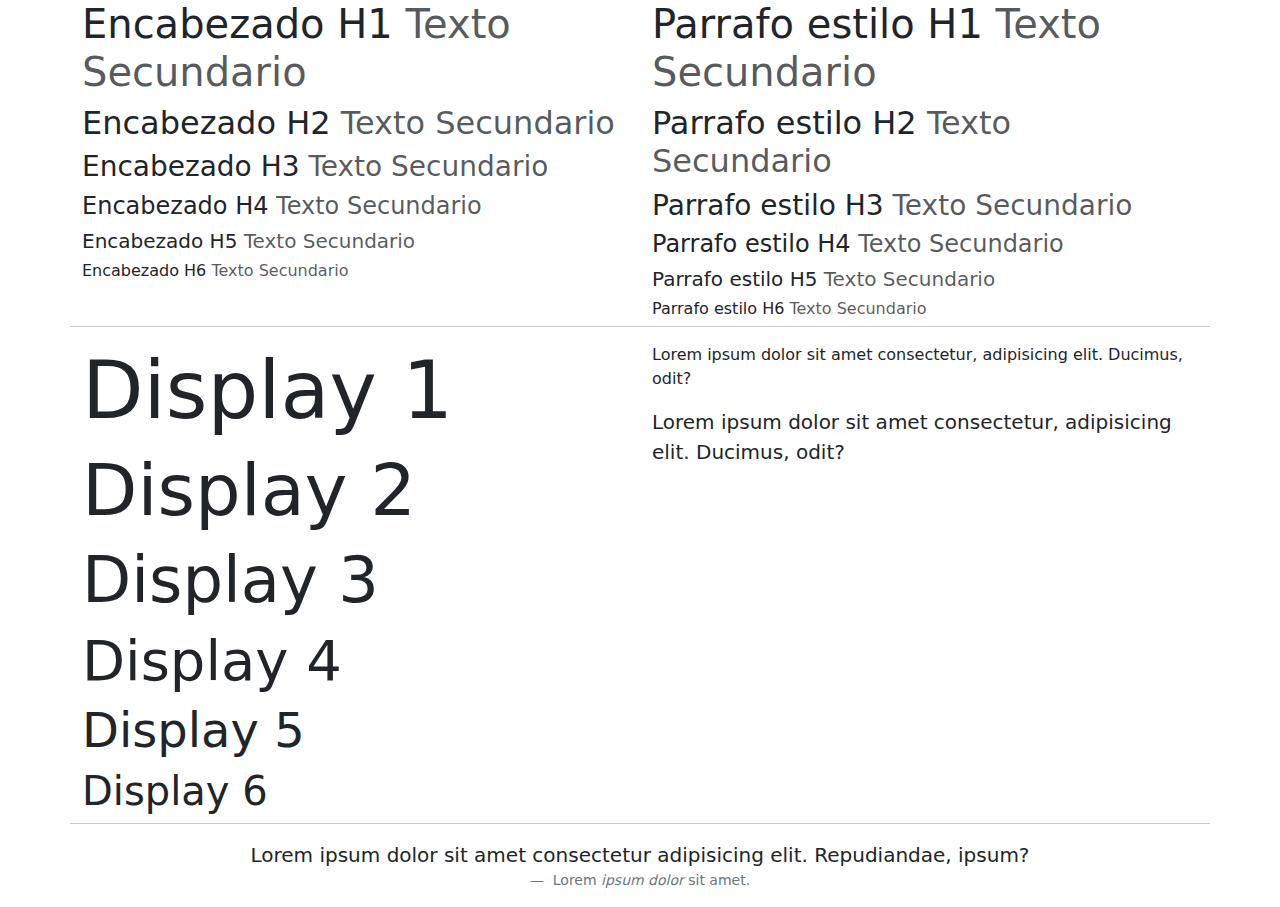
<file: Bootstrap 5/tipografia.html>
<!DOCTYPE html>
<html lang="es">
<head>
  <meta charset="UTF-8">
  <meta name="viewport" content="width=device-width, initial-scale=1.0">
  <title>Tipografia</title>
  <link rel="stylesheet" href="css/bootstrap.min.css">
</head>
<body>
  <div class="container">
    <div class="row">
      <div class="col">
        <h1>Encabezado H1 <smal class="text-muted">Texto Secundario</smal></h1>
        <h2>Encabezado H2 <smal class="text-muted">Texto Secundario</smal></h2>
        <h3>Encabezado H3 <smal class="text-muted">Texto Secundario</smal></h3>
        <h4>Encabezado H4 <smal class="text-muted">Texto Secundario</smal></h4>
        <h5>Encabezado H5 <smal class="text-muted">Texto Secundario</smal></h5>
        <h6>Encabezado H6 <smal class="text-muted">Texto Secundario</smal></h6>
      </div>

      <div class="col">
        <p class="h1">Parrafo estilo H1 <smal class="text-muted">Texto Secundario</smal></p>
        <p class="h2">Parrafo estilo H2 <smal class="text-muted">Texto Secundario</smal></p>
        <p class="h3">Parrafo estilo H3 <smal class="text-muted">Texto Secundario</smal></p>
        <p class="h4">Parrafo estilo H4 <smal class="text-muted">Texto Secundario</smal></p>
        <p class="h5">Parrafo estilo H5 <smal class="text-muted">Texto Secundario</smal></p>
        <p class="h6">Parrafo estilo H6 <smal class="text-muted">Texto Secundario</smal></p>
      </div>

      <hr>

      <div class="col">
        <h1 class="display-1">Display 1</h1>
        <h2 class="display-2">Display 2</h2>
        <h3 class="display-3">Display 3</h3>
        <h4 class="display-4">Display 4</h4>
        <h5 class="display-5">Display 5</h5>
        <h6 class="display-6">Display 6</h6>
      </div>

      <div class="col">
        <p>Lorem ipsum dolor sit amet consectetur, adipisicing elit. Ducimus, odit?</p>
        <p class="lead">Lorem ipsum dolor sit amet consectetur, adipisicing elit. Ducimus, odit?</p>
      </div>

      <hr>

      <div class="col">
        <figure class="text-center">
          <blockquote class="blockquote">
            <p>Lorem ipsum dolor sit amet consectetur adipisicing elit. Repudiandae, ipsum?</p>
          </blockquote>
          <figcaption class="blockquote-footer">
            Lorem <cite title="Titulo de la fuente">ipsum dolor</cite> sit amet. 
          </figcaption>
        </figure>
      </div>
    </div>
  </div>

  <script src="js/bootstrap.bundle.min.js"></script>
</body>
</html>
</file>
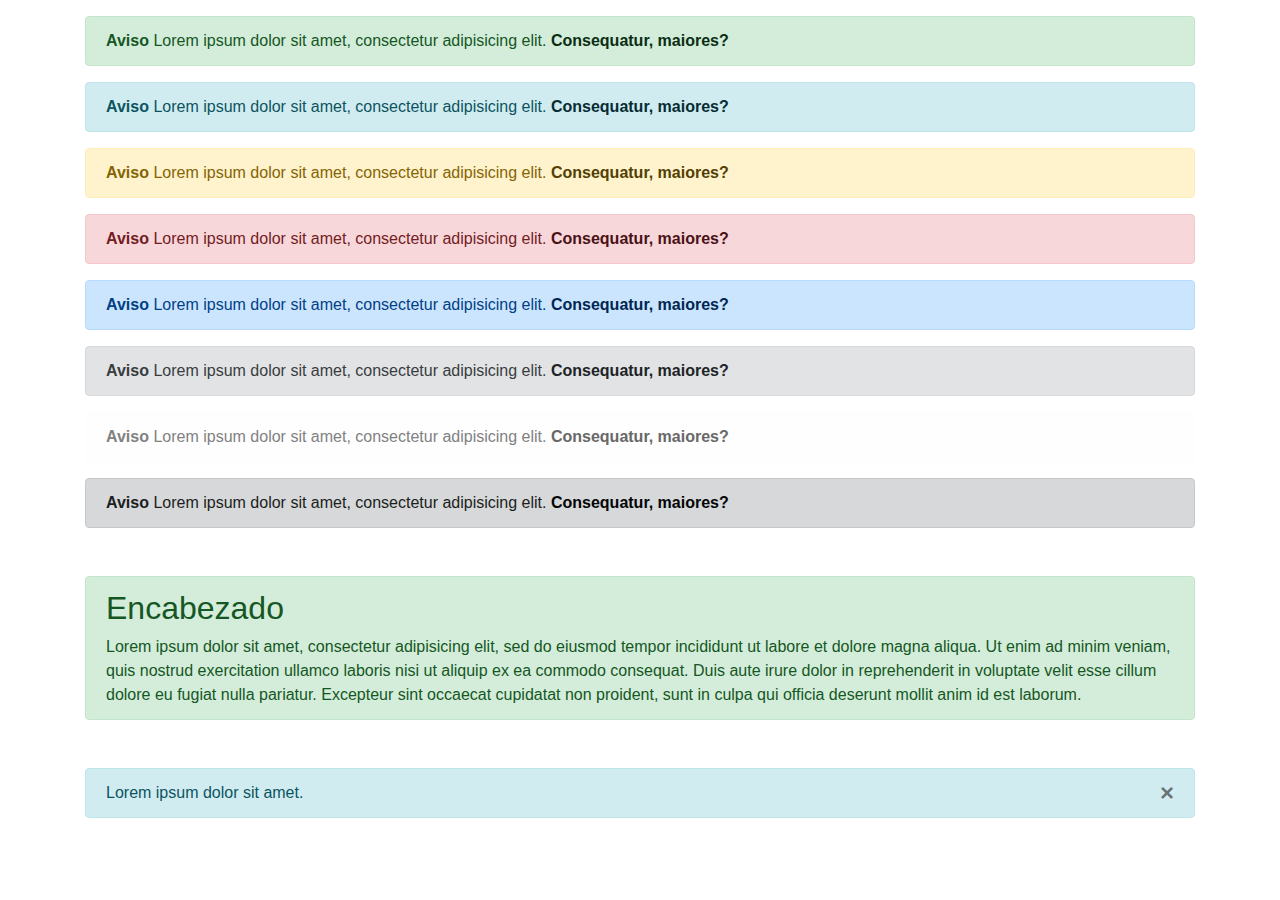
<file: Bootstrap/alertas.html>
<!DOCTYPE html>
<html lang="en">
<head>
	<meta charset="UTF-8">
	<title>Alertas</title>
	<meta name="viewport" content="width=device-width, user-scalable=no, initial-scale=1.0, maximum-scale=1.0, minimum-scale=1.0">
	<link rel="stylesheet" href="css/bootstrap.min.css">
</head>
<body>
	<div class="container">
		<div class="row">
			<div class="col">
				<div class="alert alert-success mt-3">
					<strong>Aviso</strong> Lorem ipsum dolor sit amet, consectetur adipisicing elit. <a href="#" class="alert-link">Consequatur, maiores?</a>
				</div>

				<div class="alert alert-info mt-3">
					<strong>Aviso</strong> Lorem ipsum dolor sit amet, consectetur adipisicing elit. <a href="#" class="alert-link">Consequatur, maiores?</a>
				</div>

				<div class="alert alert-warning mt-3">
					<strong>Aviso</strong> Lorem ipsum dolor sit amet, consectetur adipisicing elit. <a href="#" class="alert-link">Consequatur, maiores?</a>
				</div>

				<div class="alert alert-danger mt-3">
					<strong>Aviso</strong> Lorem ipsum dolor sit amet, consectetur adipisicing elit. <a href="#" class="alert-link">Consequatur, maiores?</a>
				</div>

				<!-- Nuevos Colores -->

				<div class="alert alert-primary mt-3">
					<strong>Aviso</strong> Lorem ipsum dolor sit amet, consectetur adipisicing elit. <a href="#" class="alert-link">Consequatur, maiores?</a>
				</div>

				<div class="alert alert-secondary mt-3">
					<strong>Aviso</strong> Lorem ipsum dolor sit amet, consectetur adipisicing elit. <a href="#" class="alert-link">Consequatur, maiores?</a>
				</div>

				<div class="alert alert-light mt-3">
					<strong>Aviso</strong> Lorem ipsum dolor sit amet, consectetur adipisicing elit. <a href="#" class="alert-link">Consequatur, maiores?</a>
				</div>

				<div class="alert alert-dark mt-3">
					<strong>Aviso</strong> Lorem ipsum dolor sit amet, consectetur adipisicing elit. <a href="#" class="alert-link">Consequatur, maiores?</a>
				</div>

				<div class="alert alert-success mt-5">
					<h2>Encabezado</h2>
					<p class="mb-0">Lorem ipsum dolor sit amet, consectetur adipisicing elit, sed do eiusmod
					tempor incididunt ut labore et dolore magna aliqua. Ut enim ad minim veniam,
					quis nostrud exercitation ullamco laboris nisi ut aliquip ex ea commodo
					consequat. Duis aute irure dolor in reprehenderit in voluptate velit esse
					cillum dolore eu fugiat nulla pariatur. Excepteur sint occaecat cupidatat non
					proident, sunt in culpa qui officia deserunt mollit anim id est laborum.</p>
				</div>

				<div class="alert alert-info mt-5" id="alerta">
					Lorem ipsum dolor sit amet.
					<button type="button" class="close" data-dismiss="alert" aria-label="Cerrar">
						<span aria-hidden="true">&times;</span>
					</button>
				</div>
			</div>
		</div>
	</div>

	<script src="js/jquery-3.2.1.min.js"></script>
	<script src="js/popper.min.js"></script>
	<script src="js/bootstrap.min.js"></script>
</body>
</html>
</file>
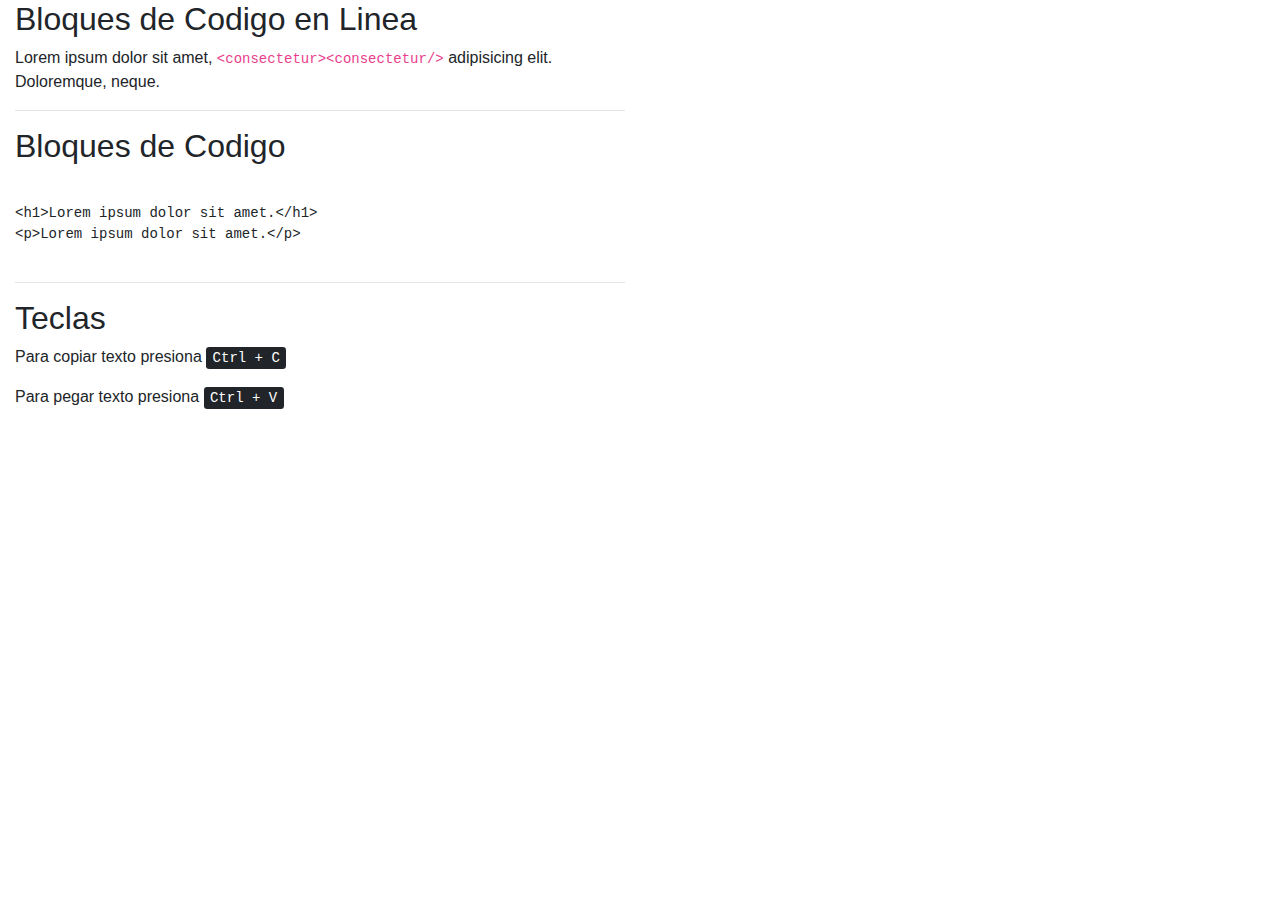
<file: Bootstrap/bloques_codigo.html>
<!DOCTYPE html>
<html lang="en">
<head>
	<meta charset="UTF-8">
	<title>Bloques de Codigo</title>
	<meta name="viewport" content="width=device-width, user-scalable=no, initial-scale=1.0, maximum-scale=1.0, minimum-scale=1.0">
	<link rel="stylesheet" href="css/bootstrap.min.css">
</head>
<body>
	<div class="container-fluid">
		<div class="row">
			<div class="col-6">
				<h2>Bloques de Codigo en Linea</h2>
				<p>Lorem ipsum dolor sit amet, <code>&lt;consectetur&gt;&lt;consectetur/&gt;</code> adipisicing elit. Doloremque, neque.</p>

				<hr>
				<h2>Bloques de Codigo</h2>
				<p>
<pre>
<code>
&lt;h1&gt;Lorem ipsum dolor sit amet.&lt;/h1&gt;
&lt;p&gt;Lorem ipsum dolor sit amet.&lt;/p&gt;
</code>
</pre>
				</p>

				<hr>

				<h2>Teclas</h2>
				<p>Para copiar texto presiona <kbd>Ctrl + C</kbd></p>
				<p>Para pegar texto presiona <kbd>Ctrl + V</kbd></p>
			</div>
		</div>
	</div>

	<script src="js/jquery-3.2.1.min.js"></script>
	<script src="js/popper.min.js"></script>
	<script src="js/bootstrap.min.js"></script>
</body>
</html>
</file>
<file: Bootstrap 5/practicas/grid/css/estilos.css>
body {
  background: #f0f3f5;
  color: #fff;
}

header {
  background: #9aca40;
  padding: 20px;
  margin-bottom: 20px;
}

.contenedor-main {
  margin-top: 20px;
}

main {
  padding: 20px 0;
}

aside {
  background: #dee5e8;
  padding: 60px 0;
  color: #0d47a1;
}

.widgets {
  background: #fff;
  color: #424242;
  margin-bottom: 20px;
}

.widgets > div {
  background: #2196f3;
  color: #fff;
  padding: 20px;
}

footer {
  padding: 20px 0;
  background: #1e1e1e;
}
</file>
<file: Bootstrap/practicas/comentarios/css/estilos.css>
body {
	background: #f2f2f2;
	font-family: 'Roboto', sans-serif;
}

.comentarios {
	margin: 20px 0;
}

.form_comentarios textarea {
	width: 100%;
	height: 84px;
	max-width: 100%;
	min-width: 100%;
	min-height: 84px;
	max-height: 300px;
	padding: 10px;
	font-family: 'Roboto', sans-serif;
	line-height: 30px;
	border: 1px solid #4b65d1;
	margin-bottom: 20px;
}

.form_comentarios .btn {
	background: #4b65d1;
	font-family: 'Roboto', sans-serif;
	border-radius:0;
	color: #fff;
	margin-bottom: 20px;
}

.form_comentarios .btn:hover {
	box-shadow: 0px 0px 9px rgba(0,0,0,.35);
}

.media {
	border-top: 1px solid #bfbfbf;
	padding-top: 20px;
}

.media img {
	margin-right: 20px;
}

.media .nombre {
	color: #4b65d1;
	margin-bottom: 0;
}

.media .nombre span {
	font-size: 12px;
	color: #464646;
	margin-left: 10px;
}

.media .comentario {
	margin-top: 10px;
}

.media .botones {
	margin-bottom: 10px;
}

.media .botones a {
	color: #acacac;
	font-size: 14px;
	margin-left: 20px;
}
</file>
<file: Bootstrap/practicas/dashboard/css/fontello.css>
@font-face {
  font-family: 'fontello';
  src: url('../font/fontello.eot?81277903');
  src: url('../font/fontello.eot?81277903#iefix') format('embedded-opentype'),
       url('../font/fontello.woff2?81277903') format('woff2'),
       url('../font/fontello.woff?81277903') format('woff'),
       url('../font/fontello.ttf?81277903') format('truetype'),
       url('../font/fontello.svg?81277903#fontello') format('svg');
  font-weight: normal;
  font-style: normal;
}
/* Chrome hack: SVG is rendered more smooth in Windozze. 100% magic, uncomment if you need it. */
/* Note, that will break hinting! In other OS-es font will be not as sharp as it could be */
/*
@media screen and (-webkit-min-device-pixel-ratio:0) {
  @font-face {
    font-family: 'fontello';
    src: url('../font/fontello.svg?81277903#fontello') format('svg');
  }
}
*/
 
 [class^="icon-"]:before, [class*=" icon-"]:before {
  font-family: "fontello";
  font-style: normal;
  font-weight: normal;
  speak: none;
 
  display: inline-block;
  text-decoration: inherit;
  width: 1em;
  margin-right: .2em;
  text-align: center;
  /* opacity: .8; */
 
  /* For safety - reset parent styles, that can break glyph codes*/
  font-variant: normal;
  text-transform: none;
 
  /* fix buttons height, for twitter bootstrap */
  line-height: 1em;
 
  /* Animation center compensation - margins should be symmetric */
  /* remove if not needed */
  margin-left: .2em;
 
  /* you can be more comfortable with increased icons size */
  /* font-size: 120%; */
 
  /* Font smoothing. That was taken from TWBS */
  -webkit-font-smoothing: antialiased;
  -moz-osx-font-smoothing: grayscale;
 
  /* Uncomment for 3D effect */
  /* text-shadow: 1px 1px 1px rgba(127, 127, 127, 0.3); */
}
 
.icon-home:before { content: '\e800'; } /* '' */
.icon-users:before { content: '\e801'; } /* '' */
.icon-cog-alt:before { content: '\e802'; } /* '' */
.icon-logout:before { content: '\e803'; } /* '' */
.icon-edit:before { content: '\e804'; } /* '' */
.icon-ok:before { content: '\e805'; } /* '' */
.icon-cancel:before { content: '\e806'; } /* '' */
.icon-flag:before { content: '\e807'; } /* '' */
.icon-doc-text:before { content: '\f0f6'; } /* '' */
</file>
<file: Bootstrap/practicas/dashboard/css/estilos.css>
body {
	background: #f2f2f2;
	font-size: 16px;
	font-family: 'Open Sans', sans-serif;
}

/* --- --- BARRA LATERAL --- --- */
.barra-lateral {
	background: #262a34;
	color: #fff;
	min-width: 300px;
	min-height: 100vh;
	padding: 0;
}

.barra-lateral a {
	color: #fff;
}

/* --- LOGO --- */
.barra-lateral .logo {
	background: #0275db;
	margin-bottom: 2px;
}

.barra-lateral .logo h2 {
	font-size: 30px;
	font-family: 'Roboto', sans-serif;
	padding: 20px 0;
	text-align: center;
	font-weight: 300;
	margin:0;
}

/* --- MENU --- */
.barra-lateral .menu a {
	display: block;
	padding: 20px;
	font-family: 'Roboto', sans-serif;
	font-weight: 500;
	border-bottom: 1px solid rgba(255,255,255,.1);
}

.barra-lateral .menu a:hover {
	background: #35ae6b;
	text-decoration: none;
}

.barra-lateral .menu a i {
	margin-right: 20px;
	font-weight: normal;
}

/* --- --- MAIN --- --- */
.main {
	padding-top: 40px;
}

.main .columna {
	padding-left: 40px;
	padding-right: 40px;
}

.main .titulo {
	color: #262a34;
	font-size: 25px;
	font-weight: 500;
	font-family: 'Roboto', sans-serif;
	margin-bottom: 20px;
}

.main .widget {
	margin-bottom: 40px;
}

/* --- Widget Nueva Entrada --- */
.main .widget form input[type="text"],
.main .widget form textarea {
	width: 100%;
	padding: 10px;
	margin-bottom: 20px;
	font-family: 'Open Sans', sans-serif;
	border: none;
	box-shadow: 0px 2px 2px 0px rgba(0,0,0,0.2);
}

.main .widget form input[type="text"] {
	font-weight: 400;
}

.main .widget form textarea {
	height: 400px;
	min-height: 200px;
	max-width: 100%; 
	min-width: 100%;
}

.main .widget form button {
	background: #0275d8;
	cursor: pointer;
	color: #fff;
	font-family: 'Roboto', sans-serif;
	font-size: 18px;
	font-weight: 500;
	border: none;
	display: inline-block;
	padding: 10px;
	width: 200px;
	border-radius: 3px;
	transition: all .3s ease;
}

.main .widget form button:hover {
	background: #025aa5;
}

/* --- Widget Estadisticas --- */
.main .estadisticas .contenedor {
	box-shadow: 0px 1px 1px 0px rgba(0,0,0,.2);
}

.main .estadisticas .caja {
	background: #fff;
	border: 1px solid #e3e3e3;
	padding: 40px 20px;
	flex: 1;
	text-align: center;
	font-family: 'Roboto', sans-serif;
}

.main .estadisticas .caja h3 {
	margin-bottom: 10px;
	color: #35ae6b;
}

.main .estadisticas .caja p {
	color: #a8a8a8;
	margin-bottom: 0;
}

.main .estadisticas .caja:first-child {
	border-right: none;
}

.main .estadisticas .caja:last-child {
	border-left: none;
}

/* --- Widget Comentarios --- */
.main .comentarios .contenedor {
	box-shadow: 0px 0px 2px 0px rgba(0,0,0,0.2);
}

.main .comentarios .comentario {
	background: #fff;
	padding: 20px;
	border-bottom: 1px solid #dfdfdf;
}

.main .comentarios .comentario .foto {
	width: 64px;
	height: 64px;
	overflow: hidden;
	margin-right: 20px;
	border-radius: 100px;
}

.main .comentarios .comentario .foto a {
	display: inline-block;
}

.main .comentarios .comentario .foto img {
	width: 100%;
}

.main .comentarios .comentario .texto {
	flex: 1;
}

.main .comentarios .comentario .texto .texto-comentario {
	font-size: 14px;
	font-family: 'Open Sans', sans-serif;
}

.main .comentarios .comentario .botones button {
	background: none;
	cursor: pointer;
	color: #fff;
	font-family: 'Roboto', sans-serif;
	font-size: 14px;
	font-weight: 500;
	border: none;
	display: inline-block;
	padding: 5px 10px;
	border-radius: 3px;
	transition: all .3s ease;
	margin-right: 10px;
	margin-bottom: 10px;
}

.main .comentarios .comentario .botones .aprobar {background: #35ae6b;}
.main .comentarios .comentario .botones .eliminar {background: #b74848;}
.main .comentarios .comentario .botones .bloquear {color: #acacac;}

.main .comentarios .comentario .botones .aprobar:hover {background: #449d44;}
.main .comentarios .comentario .botones .eliminar:hover {background: #c9302c;}
.main .comentarios .comentario .botones .bloquear:hover {
	background: #acacac;
	color: #fff;
}

/* --- --- MEDIAQUERIES --- --- */
@media screen and (max-width: 1300px) {
	.barra-lateral {
		min-width: auto;
	}

	.barra-lateral .logo {
		display: none;
	}

	.barra-lateral .menu a span {
		display: none;
	}

	.barra-lateral .menu a i {
		margin:0;
	}
}

@media screen and (max-width: 575px) {
	.barra-lateral {
		min-height: auto;
	}

	.barra-lateral .menu a {
		display: inline-block;
		border-bottom: none;
	}

	.main .widget form button {
		width: 100%;
	}
}

@media screen and (max-width: 320px) {
	.main .comentarios .comentario .foto {
		width: 30px;
		height: 30px;
	}

	.main .comentarios .comentario .botones button {
		width: 100%;
	}
}
</file>
<file: Bootstrap/practicas/portafolio/css/fontello.css>
@font-face {
  font-family: 'fontello';
  src: url('../font/fontello.eot?84089686');
  src: url('../font/fontello.eot?84089686#iefix') format('embedded-opentype'),
       url('../font/fontello.woff2?84089686') format('woff2'),
       url('../font/fontello.woff?84089686') format('woff'),
       url('../font/fontello.ttf?84089686') format('truetype'),
       url('../font/fontello.svg?84089686#fontello') format('svg');
  font-weight: normal;
  font-style: normal;
}
/* Chrome hack: SVG is rendered more smooth in Windozze. 100% magic, uncomment if you need it. */
/* Note, that will break hinting! In other OS-es font will be not as sharp as it could be */
/*
@media screen and (-webkit-min-device-pixel-ratio:0) {
  @font-face {
    font-family: 'fontello';
    src: url('../font/fontello.svg?84089686#fontello') format('svg');
  }
}
*/
 
 [class^="icon-"]:before, [class*=" icon-"]:before {
  font-family: "fontello";
  font-style: normal;
  font-weight: normal;
  speak: none;
 
  display: inline-block;
  text-decoration: inherit;
  width: 1em;
  margin-right: .2em;
  text-align: center;
  /* opacity: .8; */
 
  /* For safety - reset parent styles, that can break glyph codes*/
  font-variant: normal;
  text-transform: none;
 
  /* fix buttons height, for twitter bootstrap */
  line-height: 1em;
 
  /* Animation center compensation - margins should be symmetric */
  /* remove if not needed */
  margin-left: .2em;
 
  /* you can be more comfortable with increased icons size */
  /* font-size: 120%; */
 
  /* Font smoothing. That was taken from TWBS */
  -webkit-font-smoothing: antialiased;
  -moz-osx-font-smoothing: grayscale;
 
  /* Uncomment for 3D effect */
  /* text-shadow: 1px 1px 1px rgba(127, 127, 127, 0.3); */
}
 
.icon-dot:before { content: '\e800'; } /* '' */
.icon-user:before { content: '\e801'; } /* '' */
.icon-mail:before { content: '\e802'; } /* '' */
.icon-briefcase:before { content: '\e803'; } /* '' */
.icon-twitter:before { content: '\f309'; } /* '' */
.icon-facebook:before { content: '\f30c'; } /* '' */
.icon-instagram:before { content: '\f32d'; } /* '' */
</file>
<file: Bootstrap/practicas/portafolio/css/estilos.css>
body {
	background: #f2f2f2;
	font-family: 'Open Sans', sans-serif;
}

header {
	margin-top: 30px;
}

header .nav {
	min-height: 80px;
	overflow: hidden;
	background: #fff;
}

/* --- LOGO --- */
header .logo h2,
header .logo span,
header .logo p {
	font-size: 16px;
	display: inline-block;
	margin: 0;
}

header .logo h2 {
	font-weight: 800;
	text-transform: uppercase;
}

header .logo .icono { color:#bfbfbf; }

header .logo p { color: #777777; }

/* --- MENU --- */
header .menu {
	padding: 0;
}

header .menu a {
	display: block;
	padding: 0 30px;
	text-decoration: none;
	color: #fff;
}

header .menu a div span {
	font-weight: 600;
}

header .menu .c-1 { background: #3da5e2; }
header .menu .c-2 { background: #005385; }
header .menu .c-3 { background: #003855; }

header .menu .c-1:hover { background: #1ba0ef; }
header .menu .c-2:hover { background: #00426a; }
header .menu .c-3:hover { background: #002d44; }

/* --- SLIDER --- */
.slider {
	margin-bottom: 40px;
}

.slider .col {
	padding: 0;
}

/* --- PORTAFOLIO --- */
.portafolio {
	background: #fff;
	border-top: 5px solid #3da5e2;
	padding: 0 20px;
}

.portafolio .titulo {
	padding: 40px 0;
	text-align: center;
	color: #3da5e2;
	font-family: 'Open Sans', sans-serif;
	font-weight: 300;
}

.portafolio .galeria .contenedor-imagen {
	margin-bottom: 40px;
	max-height: 180px;
	overflow: hidden;
}

.portafolio .galeria .contenedor-imagen a {
	background: #3da5e2;
	display: inline-block;
}

.portafolio .galeria .contenedor-imagen:hover img {
	opacity: .3;
}

.portafolio .modal-dialog {
	margin: 0px auto;
	height: 100%;
	max-width: 1000px;
}

.portafolio .modal-content {
	width: auto;
}

/* --- ACERCA DE --- */
.acerca-de {
	padding: 30px;
	margin-bottom: 40px;
}

.acerca-de .foto {
	text-align: center;
}

.acerca-de .foto img {
	margin-bottom: 30px;
}

.acerca-de .foto .nombre {
	color: #545454;
	font-weight: 300;
	font-size: 18px;
	letter-spacing: 2px;
}

.acerca-de .info .titulo {
	color: #005385;
	font-family: 'Open Sans', sans-serif;
	font-weight: 300;
	font-size: 40px;
	margin-bottom: 30px;
}

.acerca-de .info .resumen {
	letter-spacing: 1px;
}

.acerca-de .info .label {
	font-size: 18px;
	font-weight: 600;
	color: #005385;
	margin-bottom: 10px;
}

.acerca-de .info .progress {
	background: #005385;
	border-radius: 0;
	margin-bottom: 15px;
	height: 25px;
}

.acerca-de .info .progress .progress-bar {
	background: #3da5e2;
	line-height: 25px;
	text-align: left;
	padding-left: 20px;
}

/* --- CONTACTO --- */
.contacto {
	padding: 40px 0;
	border-top: 1px solid #cbcbcb;
	border-bottom: 1px solid #cbcbcb;
	margin-bottom: 40px;
}

.contacto .titulo {
	color: #003855;
	font-family: 'Open Sans', sans-serif;
	font-weight: 300;
	font-size: 40px;
	margin-bottom: 40px;
	text-align: center;
}

.contacto .form-group {
	margin-bottom: 0;
}

.formulario input[type="text"],
.formulario input[type="email"],
.formulario textarea {
	padding: 15px;
	border: none;
	width: 100%;
	font-family: 'Open Sans', sans-serif;
	margin-bottom: 30px;
}

.formulario textarea {
	height: 150px;
	min-height: 150px;
	max-height: 250px;
}

.formulario .boton {
	background: #3da5e2;
	border: none;
	padding: 7px 30px;
	color: #fff;
	font-family: 'Open Sans', sans-serif;
	cursor: pointer;
	width: auto;
	border-radius: 3px;
}

.formulario .boton:hover {
	background: #1BA0EF;
}

/* --- FOOTER --- */
.redes-sociales {
	padding: 40px 0;
	margin-bottom: 40px;
}

.redes-sociales .icono {
	width: 100px;
	height: 100px;
	font-size: 40px;
	line-height: 100px;
	color: #fff;
	text-align: center;
	background: #cbcbcb;
	display: inline-block;
	margin: 0px 20px;
	text-decoration: none;
	border-radius: 100px;
	transition: all .3s ease;
}

.redes-sociales .twitter {background: #1da1f2;}
.redes-sociales .instagram {background: #833ab4;}
.redes-sociales .facebook {background: #3b5998;}


/* --- MEDIAQUERIES ---  */

/* Dispositivo xl */
@media screen and (max-width:1199px) {}

/* Dispositivo lg */
@media screen and (max-width:991px) {
	.logo {
		height: 76px;
	}

	.menu {
		min-height: 76px;
	}

	.menu a {
		width: 100%;
	}

	.menu a div {
		width: 100%;
	}

	.portafolio .galeria .contenedor-imagen:nth-child(1) {order:1;}
	.portafolio .galeria .contenedor-imagen:nth-child(2) {order:3;}
	.portafolio .galeria .contenedor-imagen:nth-child(3) {order:6;}
	.portafolio .galeria .contenedor-imagen:nth-child(4) {order:2;}
	.portafolio .galeria .contenedor-imagen:nth-child(5) {order:5;}
	.portafolio .galeria .contenedor-imagen:nth-child(6) {order:4;}
	.portafolio .galeria .contenedor-imagen:nth-child(7) {order:7;}

	.modal .modal-dialog {
		width: 90%;
	}

	.modal .modal-dialog .modal-content img {
		width: 100%;
	}
}

/* Dispositivo md */
@media screen and (max-width:767px) {}

/* Dispositivo sm */
@media screen and (max-width:575px) {
	header {
		margin-top: 0;
	}

	header .logo h2, 
	header .logo p {
		font-size: 12px;
	}
}
</file>
<file: Bootstrap/practicas/red-social/css/fontello.css>
@font-face {
  font-family: 'fontello';
  src: url('../font/fontello.eot?6645595');
  src: url('../font/fontello.eot?6645595#iefix') format('embedded-opentype'),
       url('../font/fontello.woff2?6645595') format('woff2'),
       url('../font/fontello.woff?6645595') format('woff'),
       url('../font/fontello.ttf?6645595') format('truetype'),
       url('../font/fontello.svg?6645595#fontello') format('svg');
  font-weight: normal;
  font-style: normal;
}
/* Chrome hack: SVG is rendered more smooth in Windozze. 100% magic, uncomment if you need it. */
/* Note, that will break hinting! In other OS-es font will be not as sharp as it could be */
/*
@media screen and (-webkit-min-device-pixel-ratio:0) {
  @font-face {
    font-family: 'fontello';
    src: url('../font/fontello.svg?6645595#fontello') format('svg');
  }
}
*/
 
 [class^="icon-"]:before, [class*=" icon-"]:before {
  font-family: "fontello";
  font-style: normal;
  font-weight: normal;
  speak: none;
 
  display: inline-block;
  text-decoration: inherit;
  width: 1em;
  margin-right: .2em;
  text-align: center;
  /* opacity: .8; */
 
  /* For safety - reset parent styles, that can break glyph codes*/
  font-variant: normal;
  text-transform: none;
 
  /* fix buttons height, for twitter bootstrap */
  line-height: 1em;
 
  /* Animation center compensation - margins should be symmetric */
  /* remove if not needed */
  margin-left: .2em;
 
  /* you can be more comfortable with increased icons size */
  /* font-size: 120%; */
 
  /* Font smoothing. That was taken from TWBS */
  -webkit-font-smoothing: antialiased;
  -moz-osx-font-smoothing: grayscale;
 
  /* Uncomment for 3D effect */
  /* text-shadow: 1px 1px 1px rgba(127, 127, 127, 0.3); */
}
 
.icon-users:before { content: '\e801'; } /* '' */
.icon-chat:before { content: '\e802'; } /* '' */
.icon-mail:before { content: '\e803'; } /* '' */
.icon-thumbs-up:before { content: '\e804'; } /* '' */
.icon-play:before { content: '\e805'; } /* '' */
.icon-music:before { content: '\e806'; } /* '' */
.icon-book:before { content: '\e807'; } /* '' */
.icon-search:before { content: '\e808'; } /* '' */
.icon-menu:before { content: '\f0c9'; } /* '' */
.icon-bell-alt:before { content: '\f0f3'; } /* '' */
.icon-file-image:before { content: '\f1c5'; } /* '' */
</file>
<file: Bootstrap/practicas/red-social/css/estilos.css>
body {
	background: #e9ebee;
	font-family: 'Open Sans', sans-serif;
	font-size: 16px;
}

a { color:#1176b6; }
a:hover { text-decoration: underline; }

/* --- --- HEADER --- --- */
header {
	background: #1176b6;
	padding: 10px 0;
}

header .logo img {
	height: 22px;
}

/* BUSCAR */
header .buscar form input[type="text"] {
	width: 100%;
	background: #fff;
	border: none;
	font-size: 12px;
	padding: 0 10px;
	height: 25px;
	line-height: 25px;
	border-radius: 3px 0 0 3px;
	color: #6d6d6d;
	font-family: 'Open Sans', sans-serif;
}

header .buscar form button {
	width: 100%;
	background: #fff;
	border: none;
	font-size: 12px;
	padding: 0 10px;
	height: 25px;
	line-height: 25px;
	border-radius: 0 3px 3px 0;
	cursor: pointer;
	color: #6d6d6d;
}

header .buscar form button:hover {
	background: #099efc;
	color: #fff;
}

/* MENU */
header .menu {
	padding: 0;
}

header .menu a {
	color: rgba(255,255,255,.8);
	text-decoration: none;
}

header .menu a:hover {
	color: rgba(255,255,255,1);
}

header .menu .imagen {
	display: inline-block;
	width: 22px;
	height: 22px;
	overflow: hidden;
}

header .menu .imagen img {
	border-radius: 100px;
}

/* --- --- MAIN --- --- */
main {
	padding-top: 20px;
}

/* --- --- BARRA LATERAL IZQUIERDA --- --- */
main .barra-lateral-izquierda {
	padding-bottom: 10px;
	padding-left: 0;
}

main .barra-lateral-izquierda nav {
	border-bottom: 1px solid #c7c8ca;
	padding-bottom: 20px;
}

main .barra-lateral-izquierda nav a {
	display: block;
	padding: 3px;
	font-family: 'Roboto', sans-serif;
	color: #3d3d3d;
}

main .barra-lateral-izquierda nav a:hover {
	background: #f2f2f2;
	text-decoration: none;
}

main .barra-lateral-izquierda nav a i {
	margin-right: 10px;
}

/* --- --- CONTENIDO PRINCIPAL --- --- */
/* --- PUBLICAR --- */
main .contenido-principal .publicar {
	margin-bottom: 20px;
}

main .contenido-principal .publicar .foto a {
	width: 60px;
	height: 60px;
	display: inline-block;
	overflow: hidden;
	border-radius: 100px;
	margin-top: 20px;
}

main .contenido-principal .publicar .foto img {
	width: 100%;
}

main .contenido-principal .publicar form textarea {
	width: 100%;
	max-width: 100%;
	min-height: 100px;
	max-height: 300px;
	border: none;
	padding: 15px;
	font-size: 16px;
	font-family: 'Open Sans', sans-serif;
	color: #565656;
	box-shadow: 0px 2px 2px 0px rgba(0,0,0,0.35);
}

main .contenido-principal .publicar form .contenedor-botones {
	padding: 20px 0;
	border-bottom: 1px solid #c7c8ca;
}

main .contenido-principal .publicar form .contenedor-botones a {
	color: #8d8d8d;
	font-size: 20px;
	margin-right: 10px;
}

main .contenido-principal .publicar form .contenedor-botones a:hover {
	color: #3d3d3d;
}

main .contenido-principal .publicar form button {
	border: 1px solid #00609c;
	padding: 5px 30px;
	font-size: 14px;
	font-family: 'Roboto', sans-serif;
	background: linear-gradient(to bottom, #1a87cd, #1176b6 100%);
	color: #fff;
	border-radius: 3px;
	cursor: pointer;
}

main .contenido-principal .publicar form button:hover {
	background: linear-gradient(to bottom, #1176b6, #1a87cd 100%);
}

/* --- PUBLICACIONES --- */
main .publicacion {
	margin-bottom: 40px;
}

main .publicacion .foto a {
	display: inline-block;
	width: 60px;
	height: 60px;
	overflow: hidden;
	border-radius: 100px;
}

main .publicacion .foto img {
	width: 100%;
}

main .publicacion .nombre {
	font-family: 'Roboto', sans-serif;
	font-size: 16px;
	line-height: 16px;
	display: inline-block;
	margin-bottom: 10px;
}

main .publicacion .texto {
	background: #fff;
	color: #3d3c3c;
	font-size: 14px;
	padding: 15px;
	margin-bottom: 15px;
}

main .publicacion .imagen {
	padding: 15px;
	background: #fff;
	margin-bottom: 15px;
}

main .publicacion .imagen img {
	width: 100%;
}

main .publicacion .post .caja-botones {
	margin-bottom: 20px;
}

main .publicacion .post .caja-botones button {
	background: #1176b6;
	color: #fff;
	cursor: pointer;
	padding: 10px 20px;
	display: inline-block;
	font-size: 18px;
	line-height: 18px;
	border-radius: 4px;
	border: none;
}

main .publicacion .post .caja-botones button:hover {
	background: #0d659d;
}

main .publicacion .post .caja-botones p {
	margin-bottom: 0;
	color: #1782c6;
}

/* --- COMENTARIOS --- */
main .publicacion .comentario {
	margin-bottom: 20px;
	padding-bottom: 20px;
	border-bottom: 1px solid #cbcbcb;
}

main .publicacion .comentario .foto {
	padding-left: 0;
	margin-right: 15px;
}

main .publicacion .comentario .foto a {
	display: inline-block;
	width: 40px;
	height: 40px;
}

main .publicacion .comentario form textarea {
	width: 100%;
	background: #fff;
	border: 1px solid #cbcbcb;
	color: #565656;
	padding: 8px;
	min-height: 40px;
	height: 40px;
	min-width: 100%;
	max-width: 100%;
	font-size: 14px;
}

main .publicacion .comentario .respuesta {
	font-size: 14px;
	margin-bottom: 10px;
}

main .publicacion .comentario .me-gusta {
	font-size: 14px;
}
/* --- --- BARRA LATERAL DERECHA --- --- */
main .barra-lateral-derecha h3 {
	font-size: 16px;
	font-family: 'Roboto', sans-serif;
	text-align: center;
}

main .barra-lateral-derecha .ads a {
	margin-bottom: 15px;
	display: inline-block;
}

main .barra-lateral-derecha .ads a img {
	width: 100%;
}

/* --- --- FOOTER --- --- */
main footer {
	font-family: 'Roboto', sans-serif;
	font-size: 14px;
}

main footer a {
	color: #1176b6;
	line-height: 14px;
	margin-right: 10px;
}

main footer .copyright {
	color: #919191;
	margin-top: 10px;
}

/* --- --- MEDIAQUERIES --- --- */
@media screen and (max-width: 767px) {
	main .btn-menu {
		display: block;
		border: 1px solid #00609c;
		padding: 5px 10px;
		font-size: 14px;
		background: linear-gradient(to bottom, #1a87cd, #1176b6 100%);
		color: #fff;
		border-radius: 3px;
		cursor: pointer;
		margin-bottom: 20px;
		text-align: center;
	}

	main .btn-menu:hover {
		text-decoration: none;
		background: #0d659d;
	}

	main .fondo-enlace {
		position: fixed;
		width: 100%;
		height: 100vh;
		top: 0;
		left: 0;
		cursor: pointer;
		background: rgba(0,0,0,.5);
		z-index: 99;
		display: none;
	}

	main .fondo-enlace.active {
		display: block;
	}

	main .barra-lateral-izquierda {
		width: 85%;
		position: fixed;
		z-index: 100;
		left: 0;
		top: 0;
		background: rgba(0,0,0,.85);
		height: 100vh;
		margin: 0;
		padding: 0;
		transform: translateX(-99.99%);
		transition: all .3s ease;
		overflow: scroll;
	}

	main .barra-lateral-izquierda.active {
		transform: translateX(0%);
	}

	main .barra-lateral-izquierda nav {
		border-bottom: none;
	}

	main .barra-lateral-izquierda nav a {
		padding: 20px;
		color: #fff;
	}

	main .barra-lateral-izquierda nav a:hover {
		color: #3d3c3c;
		background: #fff;
	}
}


@media screen and (max-width: 575px) {
	header .menu {
		padding: 15px 15px 0 15px;
	}

	main .contenido-principal .publicacion .foto {
		padding-right: 0;
	}

	main .contenido-principal .publicacion .foto a {
		width: 40px;
		height: 40px;
	}

	main .contenido-principal .publicar .foto {
		display: none;
	}
}
</file>
<file: Bootstrap 5/Bootstrap 5 Material Completo/practicas/dashboard/css/estilos.css>
body {
	background: #f2f2f2;
	font-size: 16px;
	font-family: 'Open Sans', sans-serif;
}

a {
	text-decoration: none;
}

/* --- --- BARRA LATERAL --- --- */
.barra-lateral {
	background: #262a34;
	color: #fff;
	min-width: 300px;
	min-height: 100vh;
}

.barra-lateral a {
	color: #fff;
}

/* --- LOGO --- */
.barra-lateral .logo {
	background: #0275db;
}

.barra-lateral .logo h2 {
	font-size: 30px;
	font-family: 'Roboto', sans-serif;
	text-align: center;
	font-weight: 300;
}

/* --- MENU --- */
.barra-lateral .menu a {
	display: block;
	padding: 20px;
	font-family: 'Roboto', sans-serif;
	font-weight: 500;
	border-bottom: 1px solid rgba(255,255,255, .1);
}

.barra-lateral .menu a:hover {
	background: #35ae6b;
}

.barra-lateral .menu a svg {
	margin-right: 10px;
}


/* --- --- MAIN --- --- */
.main {
	padding-top: 40px;
}

.main .columna {
	padding:0 40px;
}

.main .titulo {
	color: #262a34;
	font-size: 25px;
	font-weight: 500;
	font-family: 'Roboto', sans-serif;
	margin-bottom: 20px;
}

.main .widget {
	margin-bottom: 40px;
}

/* --- Widget Nueva Entrada --- */
.main .nueva_entrada form input[type="text"],
.main .nueva_entrada form textarea {
	width: 100%;
	padding: 10px;
	margin-bottom: 20px;
	font-family: 'Open Sans', sans-serif;
	border: none;
	box-shadow: 0px 2px 2px 0px rgba(0,0,0,.2);
}


.main .nueva_entrada form textarea {
	height: 400px;
	min-height: 200px;
	max-width: 100%;
	min-width: 100%;
}


.main .nueva_entrada button {
	background: #0275d8;
	cursor: pointer;
	color: #fff;
	font-family: 'Roboto', sans-serif;
	font-size: 18px;
	font-weight: 500;
	border: none;
	display: inline-block;
	padding: 10px;
	width: 200px;
	border-radius: 3px;
	transition: .3s ease all;
}

.main .nueva_entrada button:hover {
	background: #025aa5;
}

.main .nueva_entrada button svg {
	margin-right: 10px;
}

/* --- Widget Estadisticas --- */
.main .estadisticas .contenedor {
	box-shadow: 0px 1px 1px 0px rgba(0,0,0, .2);
}

.main .estadisticas .caja {
	background: #fff;
	border: 1px solid #e3e3e3;
	padding: 40px 20px;
	flex: 1;
	text-align: center;
	font-family: 'Roboto', sans-serif;
}

.main .estadisticas .caja h3 {
	margin-bottom: 10px;
	color: #35ae6b;
}

.main .estadisticas .caja p {
	color: #a8a8a8;
	margin-bottom: 0;
}

.main .estadisticas .caja:first-child {
	border-right: none;
}

.main .estadisticas .caja:last-child {
	border-left: none;
}

/* --- Widget Comentarios --- */
.main .comentarios .contenedor {
	box-shadow: 0px 0px 2px 0px rgba(0,0,0, .2);
}

.main .comentarios .comentario {
	background: #fff;
	padding: 20px;
	border-bottom: 1px solid #dfdfdf;
}

.main .comentarios .comentario .foto {
	width: 64px;
	height: 64px;
	overflow: hidden;
	margin-right: 20px;
	border-radius: 100px;
}

.main .comentarios .comentario .foto a {
	display: inline-block;
}

.main .comentarios .comentario .foto img {
	width: 100%;
	vertical-align: top;
}

.main .comentarios .comentario .texto {
	flex: 1;
}

.main .comentarios .comentario .texto .texto-comentario {
	font-size: 14px;
	font-family: 'Open Sans', sans-serif;
}

.main .comentarios .comentario .botones button {
	background: none;
	cursor: pointer;
	color: #fff;
	font-family: 'Roboto', sans-serif;
	font-size: 14px;
	font-weight: 500;
	border: none;
	display: inline-block;
	padding: 5px 10px;
	border-radius: 3px;
	transition: all .3s ease;
	margin-right: 10px;
	margin-bottom: 10px;
}

.main .comentarios .comentario .botones .aprobar {background: #35ae6b;}
.main .comentarios .comentario .botones .eliminar {background: #b74848;}
.main .comentarios .comentario .botones .bloquear {color: #acacac;}

.main .comentarios .comentario .botones .aprobar:hover {background: #449d44;}
.main .comentarios .comentario .botones .eliminar:hover {background: #c9302c;}
.main .comentarios .comentario .botones .bloquear:hover {color: #fff; background: #acacac;}


/* --- MEDIAQUERIES ---  */
/* Dispositivo xs */
@media screen and (max-width: 320px) {}

/* Dispositivo sm */
@media screen and (max-width: 576px) {
	.barra-lateral {
		min-height: auto;
	}
}

/* Dispositivo md */
@media screen and (max-width: 768px) {
	.main .comentarios .comentario .botones button {
		width: 100%;
	}
}

/* Dispositivo lg */
@media screen and (max-width: 992px) {}

/* Dispositivo xl */
@media screen and (max-width: 1200px) {
	.barra-lateral {
		min-width: auto;
	}

	.barra-lateral .logo {
		display: none;
	}

	.barra-lateral .menu a svg {
		display: none;
	}

	.main .comentarios .comentario .foto {
		width: 30px;
		height: 30px;
	}
}

/* Dispositivo xxl */
@media screen and (max-width: 1400px) {}
</file>
<file: Bootstrap 5/Bootstrap 5 Material Completo/practicas/grid/css/estilos.css>
body {
	background: #f0f3f5;
	color: #fff;
}

header {
	background: #9aca40;
	padding: 20px;
	margin-bottom: 20px;
}

.contenedor-main {
	margin-bottom: 20px;
}

main {
	background: #fff;
	color: #424242;
	padding: 20px 0;
}

aside {
	background: #dee5e8;
	padding: 60px 0;
	color: #0d47a1;
}

.widgets {
	margin-bottom: 20px;
}

.widgets > div {
	background: #2196f3;
	color: #fff;
	padding: 20px;
}

footer {
	padding: 20px 0;
	background: #1e1e1e;
}
</file>
<file: Bootstrap 5/Bootstrap 5 Material Completo/practicas/portafolio/css/estilos.css>
body {
	background: #f2f2f2;
	font-family: 'Open Sans', sans-serif;
}

header .nav {
	min-height: 80px;
	overflow: hidden;
	background: #fff;
}

header .logo h2,
header .logo p {
	font-size: 16px;
	display: inline-block;
}

header .logo .icono {
	color: #bfbfbf;
}

header .logo svg {
	width: 20px;
	height: 20px;
}

header .logo p {
	color: #777777;
}

header .menu .c1 { background: #3da5e2; }
header .menu .c2 { background: #005385; }
header .menu .c3 { background: #003855; }

header .menu .c1:hover { background: #1ba0ef; }
header .menu .c2:hover { background: #00426a; }
header .menu .c3:hover { background: #002d44; }

/* MAIN */
/* Portafolio */
.portafolio {
	border-top: 5px solid #3da5e2;
	background: #fff;
}

.portafolio .titulo {
	color: #3da5e2;
	font-family: 'Open Sans', sans-serif;
	font-weight: 300;
}

.portafolio .galeria .contenedor-imagen {
	max-height: 180px;
	overflow: hidden;
}

.portafolio .galeria .contenedor-imagen a {
	background: #3da5e2;
	display: inline-block;
}

.portafolio .galeria .contenedor-imagen:hover img {
	opacity: .3;
}

/* Ventana Modal */
.modal-dialog {
	max-width: 1000px;
}

/* Acerca de */
.acerca-de .foto .nombre {
	color: #545454;
	font-weight: 300;
	font-size: 18px;
	letter-spacing: 2px;
}

.acerca-de .info .titulo {
	color: #005385;
	font-family: 'Open Sans', sans-serif;
	font-weight: 300;
	font-size: 40px;
	margin-bottom: 30px;
}

.acerca-de .info .resumen {
	letter-spacing: 1px;
}

.acerca-de .info .label {
	font-size: 18px;
	font-weight: 600;
	color: #005385;
	margin-bottom: 10px;
}

.acerca-de .info .progress {
	background: #005385;
	border-radius: 0;
	height: 25px;
}

.acerca-de .info .progress .progress-bar {
	background: #3da5e2;
	line-height: 25px;
	padding-left: 20px;
}

/* Contacto */
.contacto {
	border-top: 1px solid #cbcbcb;
	border-bottom: 1px solid #cbcbcb;
}

.contacto .titulo {
	color: #003855;
	font-family: 'Open Sans', sans-serif;
	font-weight: 300;
	font-size: 40px;
	margin-bottom: 40px;
	text-align: center;
}

.contacto .formulario input[type="text"],
.contacto .formulario input[type="email"],
.contacto .formulario textarea {
	padding: 15px;
	border: none;
	font-family: 'Open Sans', sans-serif;
}

.contacto .formulario textarea {
	height: 150px;
	min-height: 150px;
	max-height: 250px;
}

.contacto .formulario .boton {
	background: #3da5e2;
	border: none;
	padding: 7px 30px;
	color: #fff;
	font-family: 'Open Sans', sans-serif;
	cursor: pointer;
	width: auto;
	border-radius: 3px;
}

.contacto .formulario .boton:hover {
	background: #1BA0EF;
}

/* Footer */
.redes-sociales {
	padding: 40px 0;
	margin-bottom: 40px;
}

.redes-sociales .icono {
	width: 100px;
	height: 100px;
	color: #fff;
	background: #cbcbcb;
	display: inline-block;
	margin: 0px 20px;
	text-decoration: none;
	border-radius: 100px;
	transition: all .3s ease;
}

.redes-sociales .icono svg {
	width: 40px;
	height: 40px;
}

.redes-sociales .twitter {background: #1da1f2;}
.redes-sociales .instagram {background: #833ab4;}
.redes-sociales .facebook {background: #3b5998;}


/* MEDIAQUERIES */
/* Dispositivo sm */
@media screen and (max-width: 576px){
	.redes-sociales .icono {
		width: 50px;
		height: 50px;
	}

	.redes-sociales .icono svg {
		width: 25px;
		height: 25px;
	}

}

/* Dispositivo md */
@media screen and (max-width: 768px){}

/* Dispositivo lg */
@media screen and (max-width: 992px){
	.logo {
		height: 76px;
	}

	header .menu {
		min-height: 76px;
	}

	header .menu a {
		width: 100%;
	}

	.portafolio .galeria .contenedor-imagen:nth-child(1) {order: 1;}
	.portafolio .galeria .contenedor-imagen:nth-child(2) {order: 3;}
	.portafolio .galeria .contenedor-imagen:nth-child(3) {order: 6;}
	.portafolio .galeria .contenedor-imagen:nth-child(4) {order: 2;}
	.portafolio .galeria .contenedor-imagen:nth-child(5) {order: 5;}
	.portafolio .galeria .contenedor-imagen:nth-child(6) {order: 4;}
	.portafolio .galeria .contenedor-imagen:nth-child(7) {order: 7;}
}

/* Dispositivo xl */
@media screen and (max-width: 1200px){}

/* Dispositivo xxl */
@media screen and (max-width: 1400px){}
</file>
<file: Bootstrap 5/Bootstrap 5 Material Completo/practicas/red-social/css/estilos.css>
:root {
	--texto: rgba(255,255,255, .7);
	--blanco: #fff;
	--input: #3A3B3C;
	--input-hover: #4b4d4e;
	--activo: #2D88FF;
	--gris-claro: #B0B3B8;
	--fondo-contenido: #242526;
}

* {
	margin: 0;
	padding: 0;
	box-sizing: border-box;
}

body {
	background: #18191A;
	color: var(--texto);
}

a {
	color: var(--texto);
	text-decoration: none;
}

/* ------------------ */
/* ----- HEADER ----- */
/* ------------------ */
header {
	background: var(--fondo-contenido);
}

header .logo {
	display: inline-block;
}

header .logo svg {
	color: var(--blanco);
	height: 35px;
	width: 35px;
}

header .barra-busqueda {
	position: relative;
	width: 100%;
}

header .barra-busqueda input {
	width: 100%;
	border: none;
	background: var(--input);
	color: var(--texto);
	height: 40px;
	border-radius: 100px;
	padding: 0 20px 0 40px;
}

header .barra-busqueda .icono {
	position: absolute;
	top: 6px;
	left: 15px;
	color: var(--texto);
}

/* Menu Principal */
header .menu a {
	display: inline-block;
	padding: 10px 40px;
}

header .menu a:hover {
	color: var(--texto);
	background: var(--input);
	border-radius: 5px;
}

header .menu a svg {
	width: 25px;
	height: 25px;
}

header .menu .active {
	border-bottom: 4px solid var(--activo);
	color: var(--activo);
}

header .menu .active:hover {
	background: none;
	border-radius: 0px;
	color: var(--activo);
}

/* Botones */
header .botones a {
	background: var(--input);
	display: inline-flex;
	border-radius: 100px;
	min-width: 40px;
	height: 40px;
	align-items: center;
	justify-content: center;
	margin-left: 7px;
}

header .botones a:hover {
	background: #4b4d4e;
	color: var(--texto);
}

header .botones .perfil {
	height: 40px;
	padding: 0 7px;
	background: none;
	min-width: max-content;
}

header .botones .perfil img {
	width: 30px;
	height: 30px;
	border-radius: 100px;
	margin-right: 5px;
}

/* --- Aside ---  */
aside {
	height: 100vh;
	overflow: auto;
	padding-top: 60px;
}

/* Aside Enlaces Rapidos */
.enlaces-rapidos > nav a {
	display: flex;
	align-items: center;
	color: var(--blanco);
	padding: 10px 10px;
	border-radius: 3px;
}

.enlaces-rapidos > nav a:hover {
	background: var(--input-hover);
}

.enlaces-rapidos .perfil img {
	width: 30px;
	height: 30px;
	border-radius: 100px;
	margin-right: 10px;
}

.enlaces-rapidos .icono {
	margin-right: 20px;
}

.enlaces-rapidos .icono svg {
	height: 20px;
	width: 20px;
}

/* Footer */
footer {
	margin: 40px 0;
}

footer nav a {
	font-size: 14px;
	margin-right: 7px;
	color: var(--gris-claro);
}

footer nav a:hover {
	text-decoration: underline;
	color: var(--gris-claro);
}

/* --- Contactos ---  */
.contactos .seccion {
	margin-bottom: 20px;
}

.contactos .titulo {
	font-size: 18px;
	font-weight: bold;
	color: var(--gris-claro);
	margin-bottom: 10px;
}

.contactos .publicidad {
	display: block;
	max-height: 100px;
	overflow: hidden;
	margin-bottom: 10px;
	border-radius: 5px;
}

.contactos .publicidad img {
	width: 100%;
}

.contactos nav a {
	display: flex;
	align-items: center;
	color: var(--blanco);
	padding: 10px;
	border-radius: 5px;
}

.contactos nav a:hover {
	background: var(--input-hover);
}

.contactos nav a img {
	width: 30px;
	height: 30px;
	border-radius: 100px;
	margin-right: 10px;
}

/* --- MAIN ---  */
main {
	padding-top: 70px;
}

main .publicar,
main .publicacion {
	background: var(--fondo-contenido);
	width: 100%;
	border-radius: 5px;
	margin-bottom: 20px;
	padding: 10px;
}

main .publicar .formulario {
	display: flex;
	justify-self: start;
}

main .foto {
	display: block;
	width: 40px;
	height: 40px;
	overflow: hidden;
	border-radius: 100px;
	margin-right: 10px;
}

main .foto img {
	width: 100%;
}

main .publicar .formulario input {
	width: 100%;
	border: none;
	background: var(--input);
	height: 40px;
	border-radius: 100px;
	padding: 0 20px;
	color: var(--texto);
}

main .publicar .botones a {
	display: inline-flex;
	align-items: center;
	justify-content: center;
	width: 100%;
	padding: 10px;
	border-radius: 3px;
}

main .publicar .botones a:hover {
	background: var(--input-hover);
	color: var(--texto);
}

main .publicar .botones a svg {
	margin-right: 7px;
}

/* --- Publicacion ---  */
main .publicacion .header {
	display: flex;
	width: 100%;
	align-items: center;
}

main .publicacion .header .datos {
	display: flex;
	flex-direction: column;
}

main .publicacion .header .datos .nombre {
	color: var(--blanco);
}

main .publicacion .header .datos .hora {
	color: var(--texto);
	font-size: 14px;
}

main .publicacion .header .datos .hora:hover {
	color: var(--texto);
}

main .publicacion .header .datos a:hover {
	color: var(--texto);
	text-decoration: underline;
}

main .publicacion .body p {
	margin-bottom: 10px;
	color: var(--blanco);
}

main .publicacion .body img {
	width: 100%;
}

main .publicacion .comentarios {
	padding: 10px;
}

main .publicacion .comentarios .me-gusta svg {
	margin-right: 10px;
	color: #e75151;
}

main .publicacion .comentarios a,
main .publicacion .comentarios .me-gusta {
	color: var(--texto);
}

main .publicacion .comentarios a:hover {
	text-decoration: underline;
	color: var(--texto);
}

main .publicacion .botones button {
	width: 100%;
	border: none;
	background: none;
	color: var(--texto);
	padding: 10px;
	border-radius: 3px;
}

main .publicacion .botones button:hover {
	background: #3a3b3c;
}

main .publicacion .botones button svg {
	margin-right: 5px;
}


/* --- MEDIAQUERIES ---  */
/* Dispositivo MD */
@media screen and (max-width: 768px) {
	.enlaces-rapidos,
	.contactos {
		display: none;
	}
}

/* Dispositivo LG */
@media screen and (max-width: 992px) {
	header {
		padding-top: 10px;
	}

	.menu {
		margin-top: 10px;
	}

	.contenido-principal {
		padding-top: 70px;
	}
}

/* Dispositivo XL */
@media screen and (max-width: 1200px) {
	header .menu a {
		padding: 10px 20px;
	}
}
</file>
